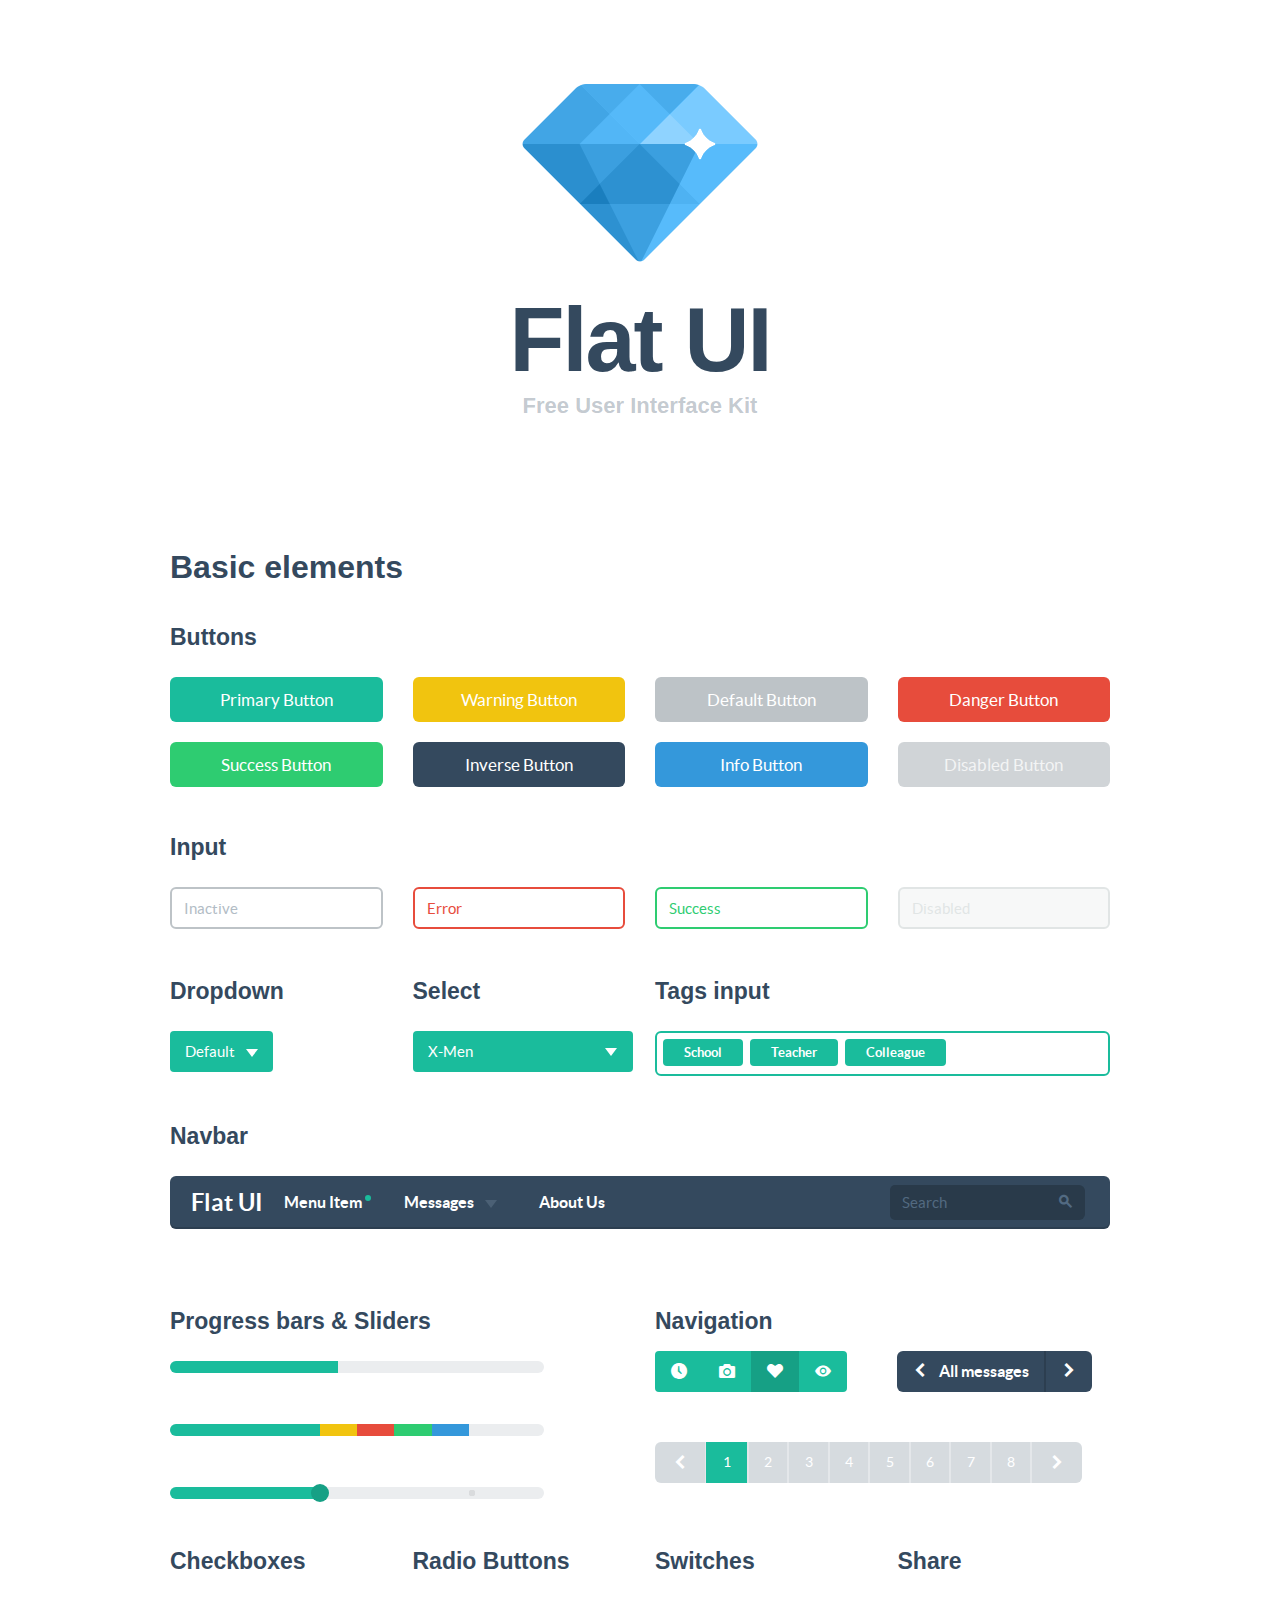
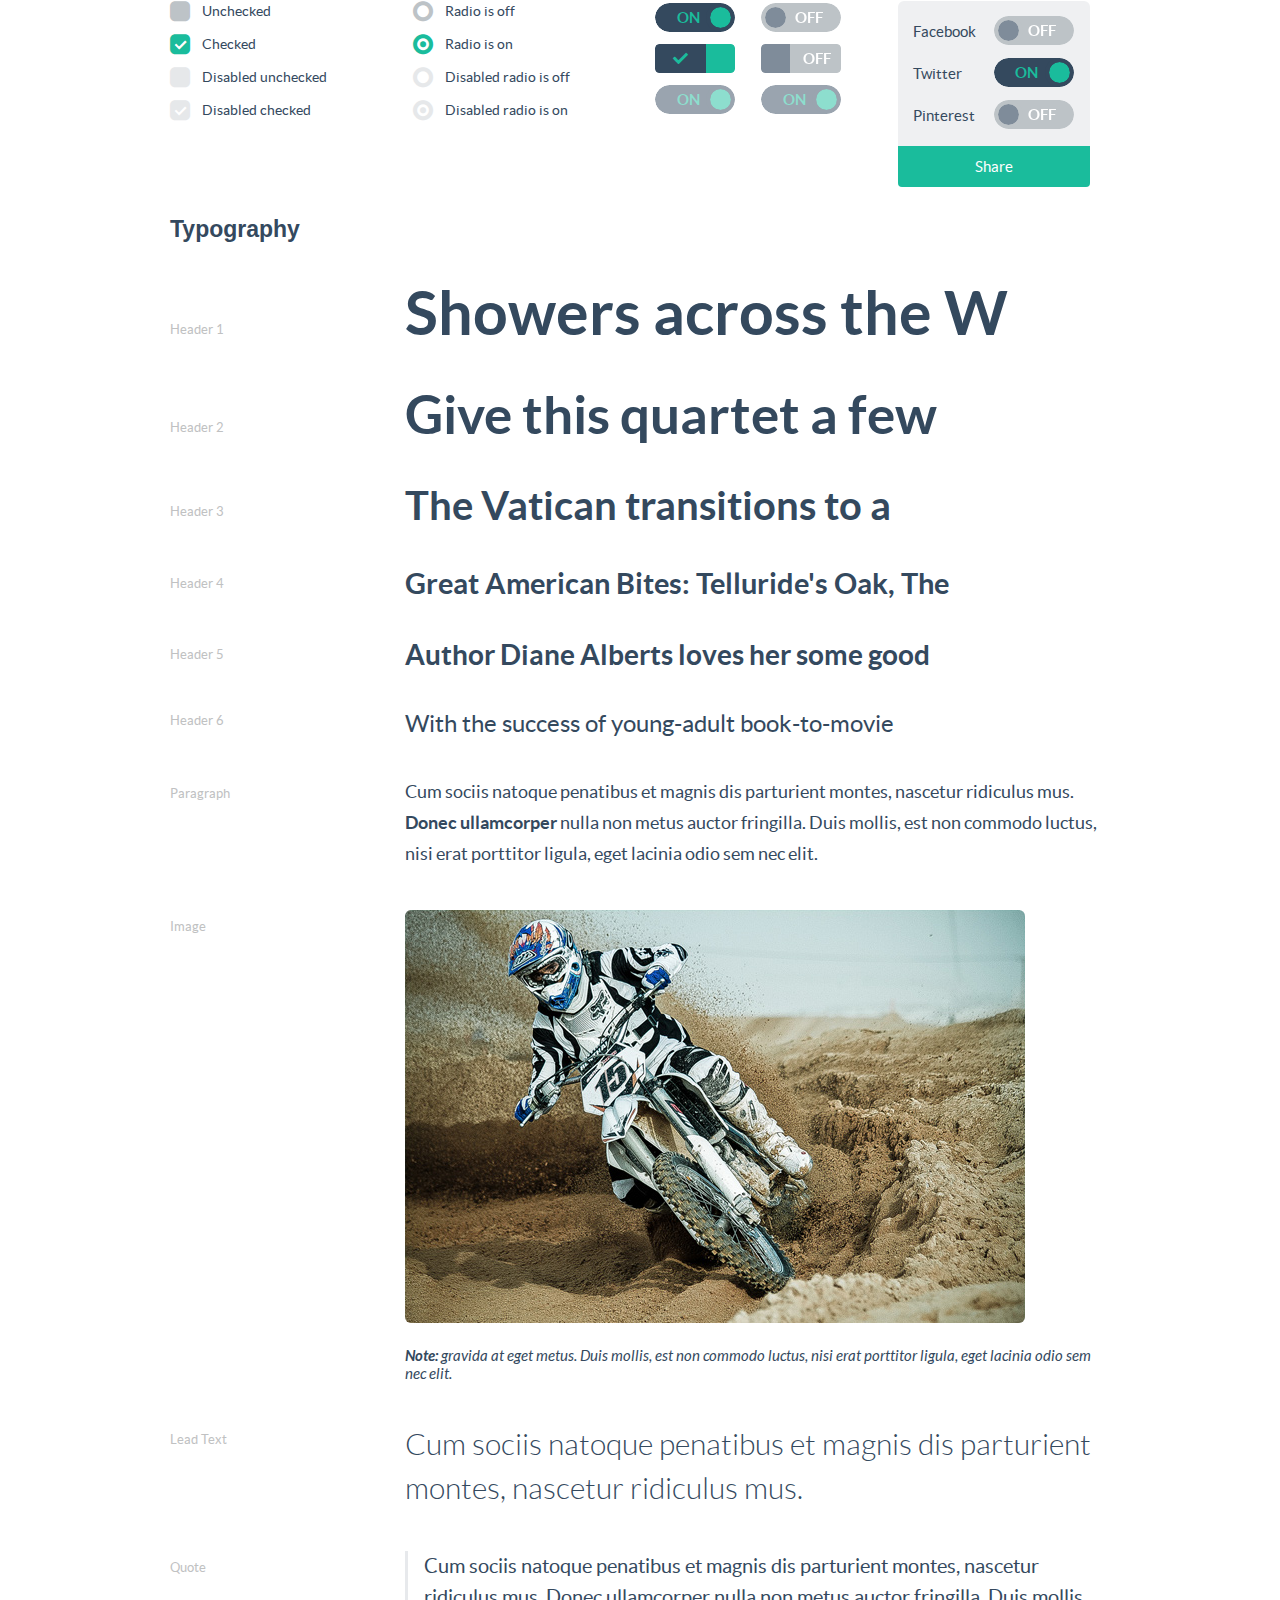
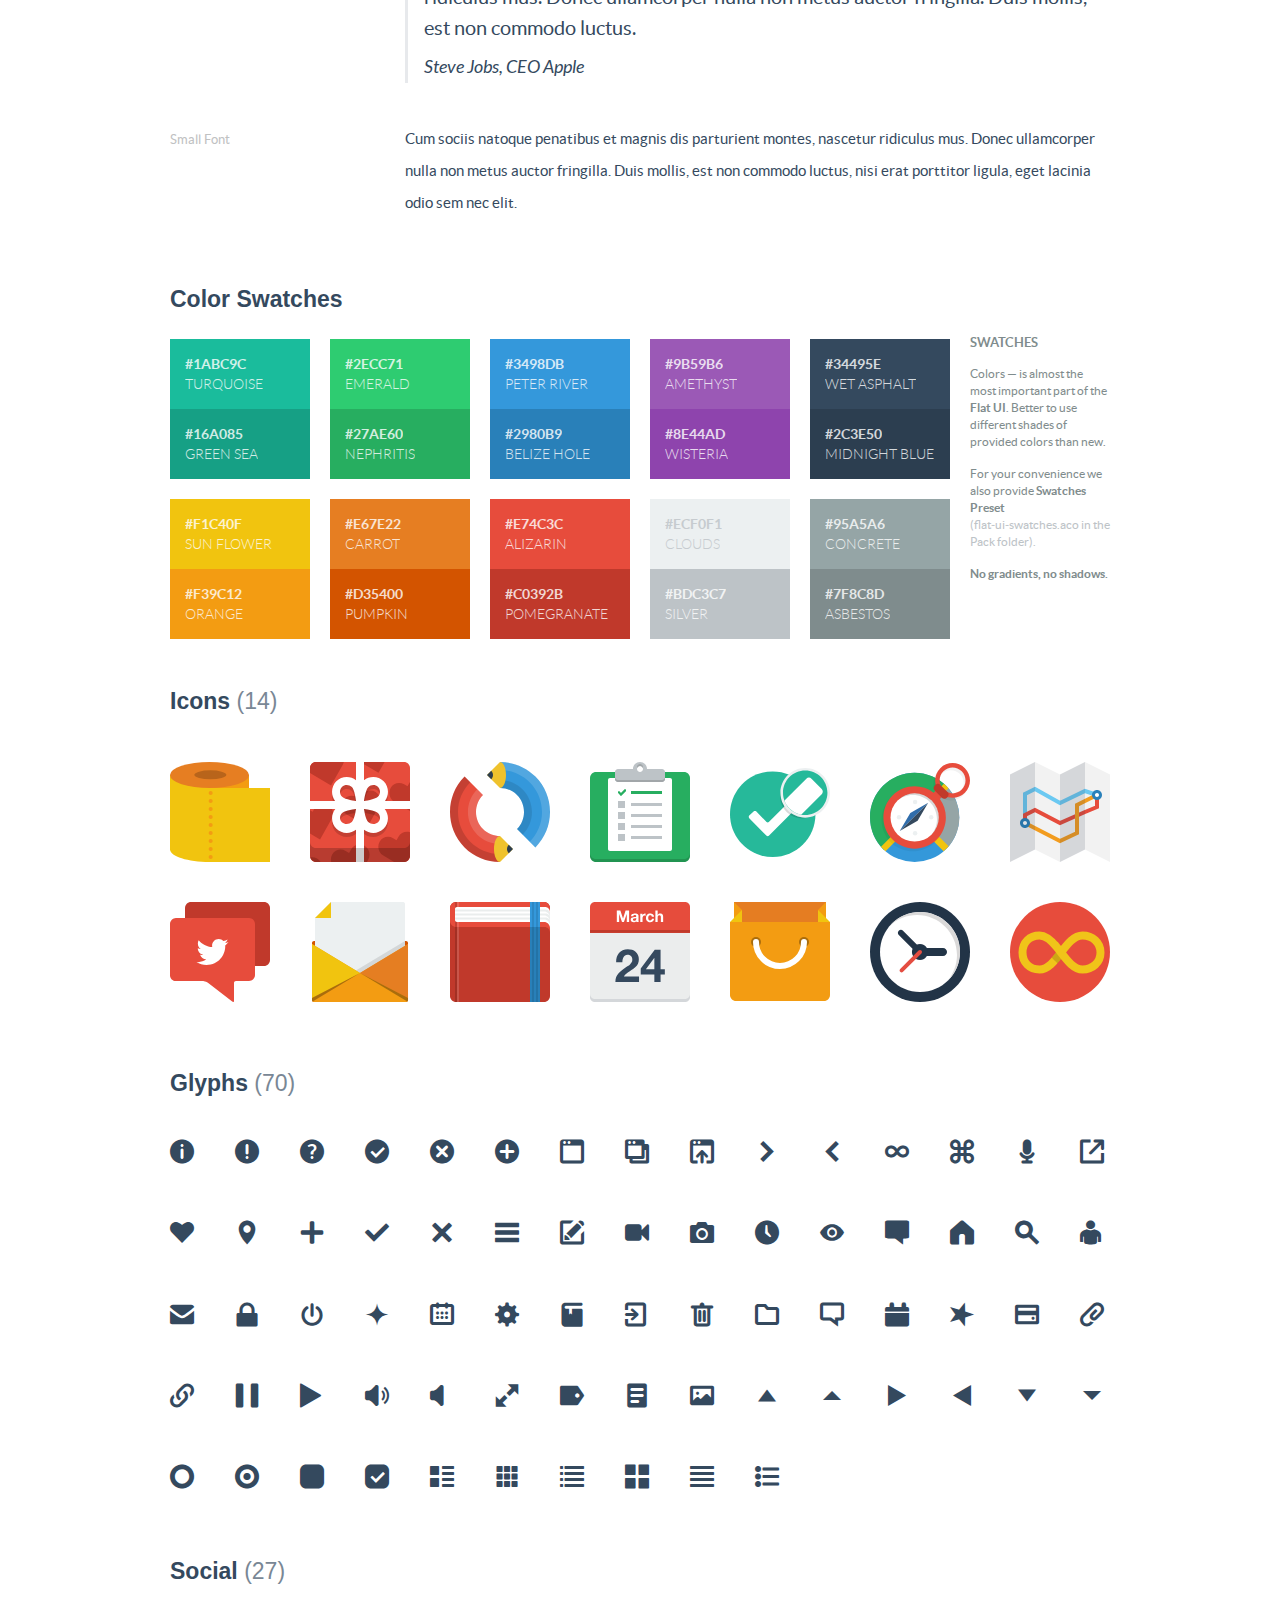
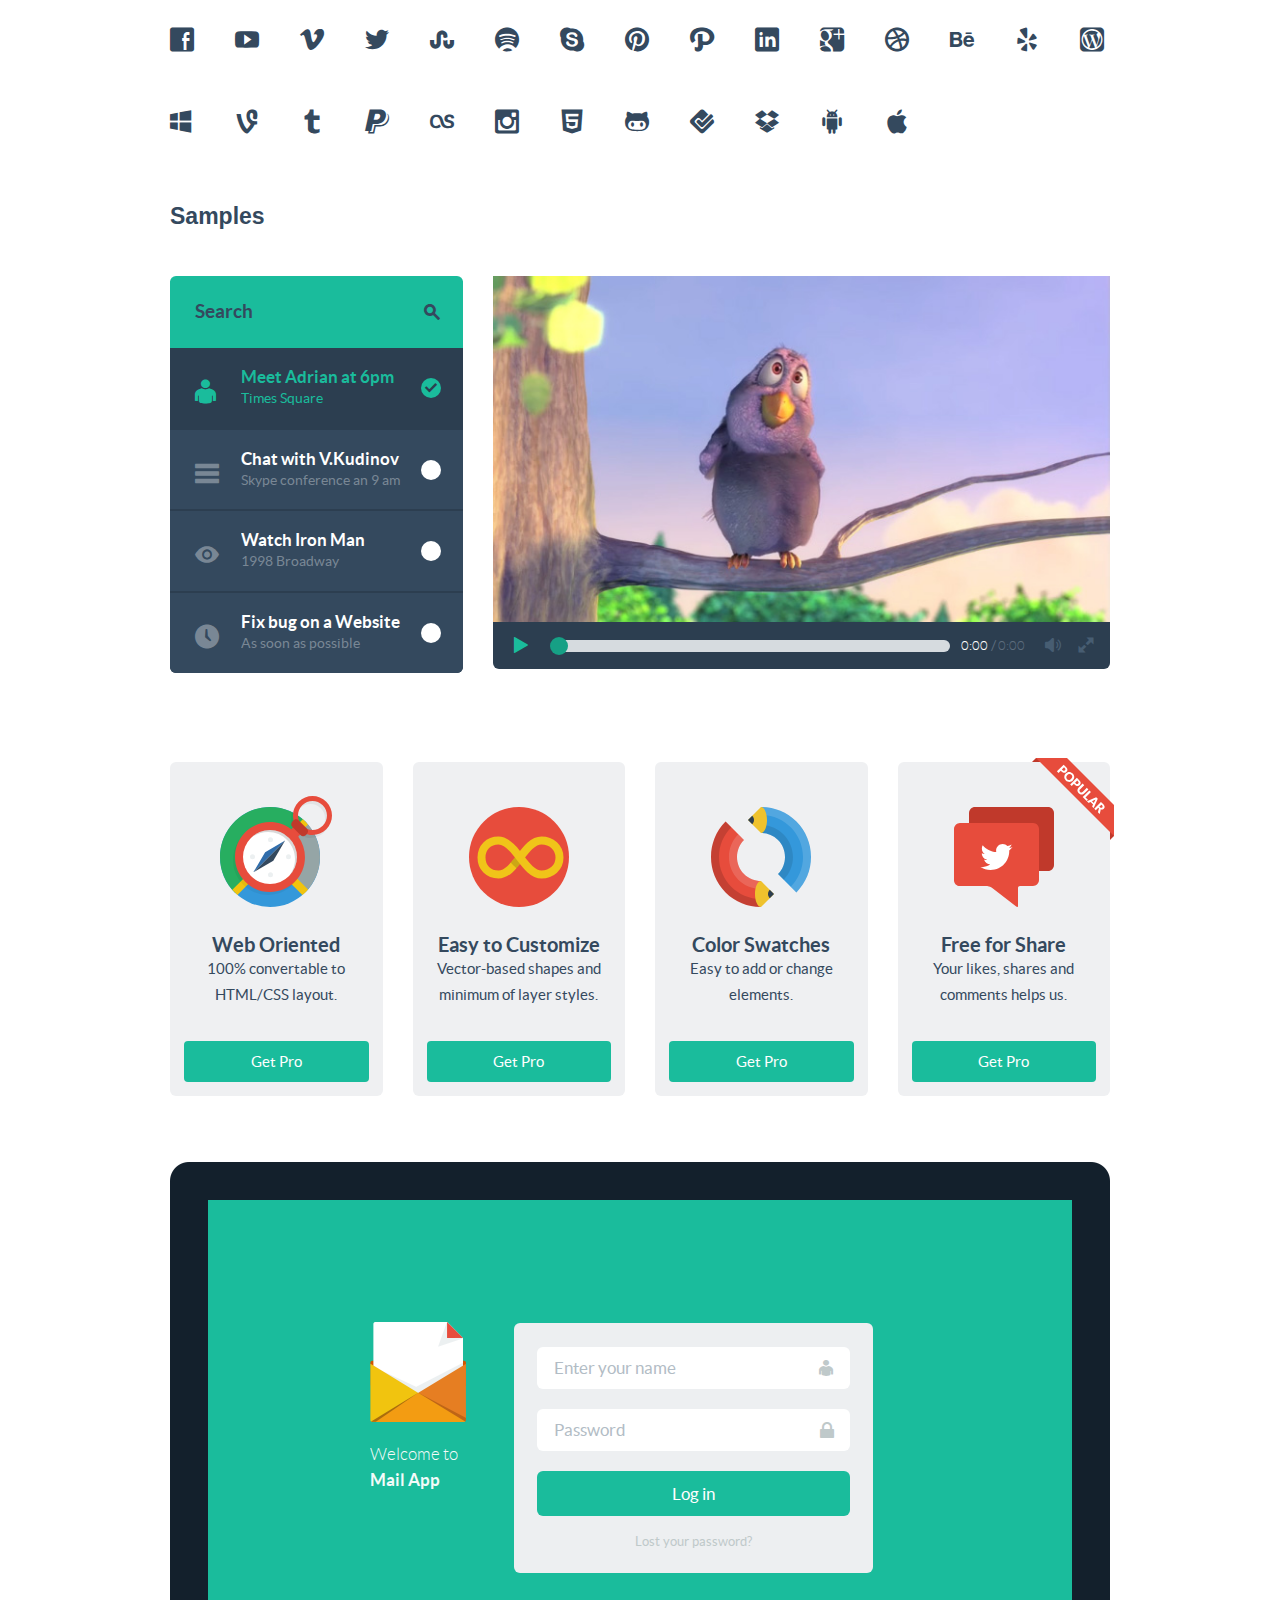
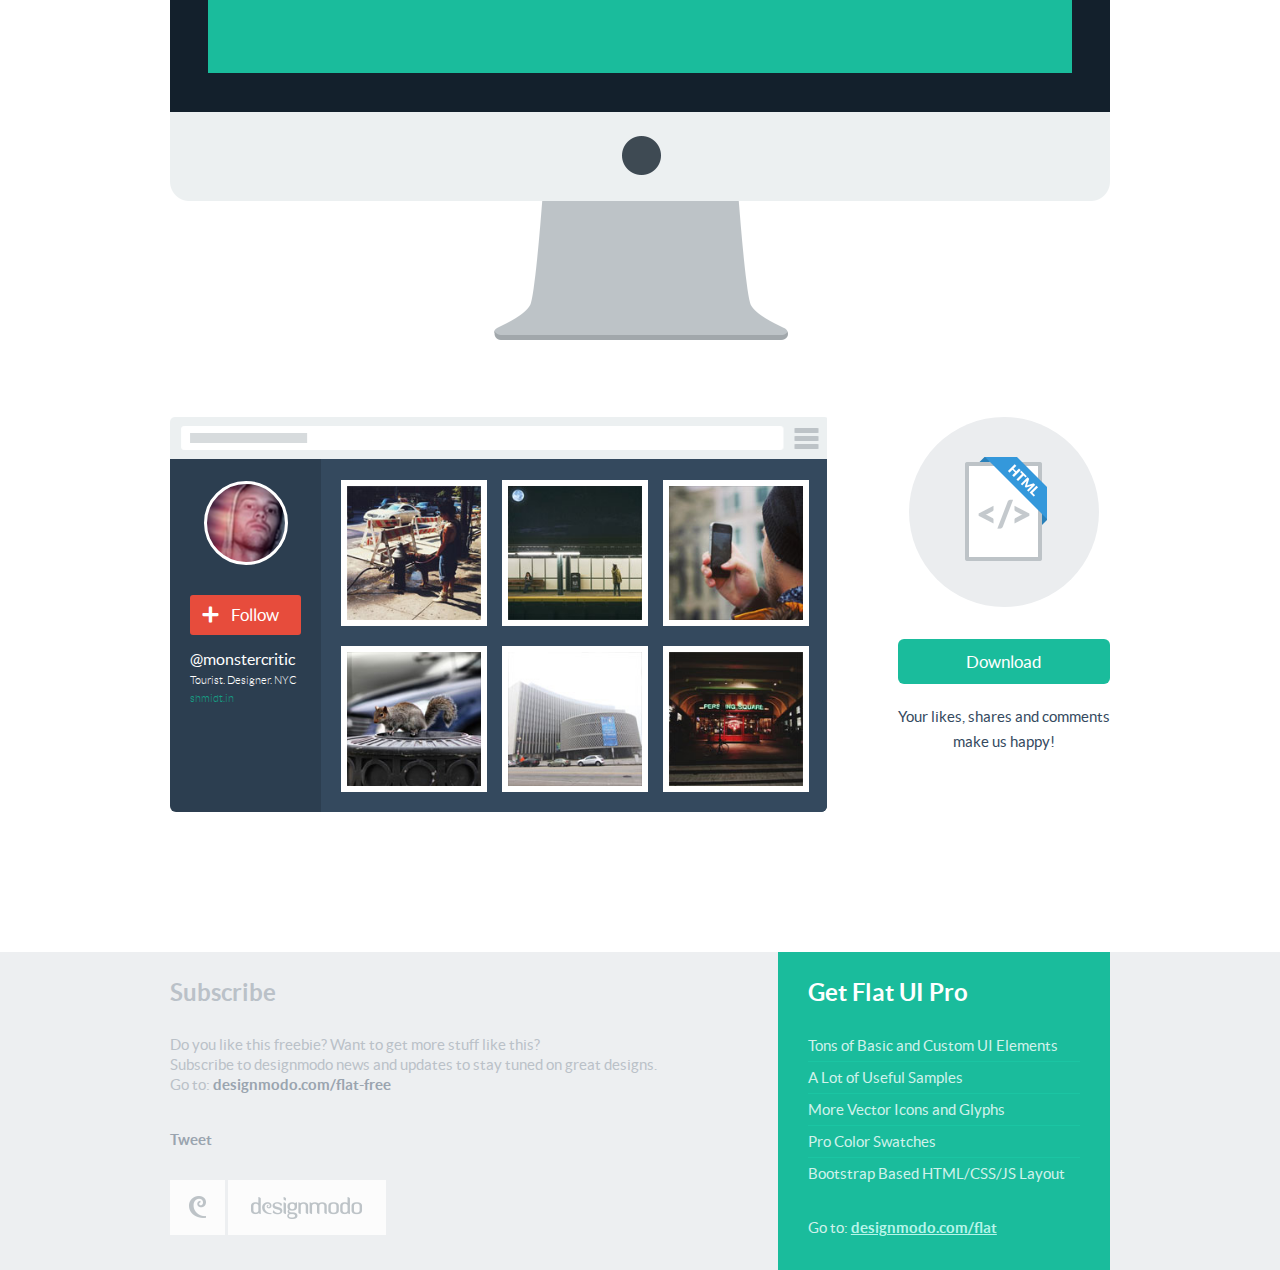
<file: app/static/Flat/index.html>
<!DOCTYPE html>
<html lang="en">
  <head>
    <meta charset="utf-8">
    <title>Flat UI - Free Bootstrap Framework and Theme</title>
    <meta name="description" content="Flat UI Kit Free is a Twitter Bootstrap Framework design and Theme, this responsive framework includes a PSD and HTML version."/>

    <meta name="viewport" content="width=1000, initial-scale=1.0, maximum-scale=1.0">

    <!-- Loading Bootstrap -->
    <link href="dist/css/vendor/bootstrap.min.css" rel="stylesheet">

    <!-- Loading Flat UI -->
    <link href="dist/css/flat-ui.css" rel="stylesheet">
    <link href="docs/assets/css/demo.css" rel="stylesheet">

    <link rel="shortcut icon" href="img/favicon.ico">

    <!-- HTML5 shim, for IE6-8 support of HTML5 elements. All other JS at the end of file. -->
    <!--[if lt IE 9]>
      <script src="dist/js/vendor/html5shiv.js"></script>
      <script src="dist/js/vendor/respond.min.js"></script>
    <![endif]-->
  </head>
  <body>
    <div class="container">
      <div class="demo-headline">
        <h1 class="demo-logo">
          <div class="logo"></div>
          Flat UI
          <small>Free User Interface Kit</small>
        </h1>
      </div> <!-- /demo-headline -->

      <h1 class="demo-section-title">Basic elements</h1>
      <h3 class="demo-panel-title">Buttons</h3>

      <div class="row demo-row">
        <div class="col-xs-3">
          <a href="#fakelink" class="btn btn-block btn-lg btn-primary">Primary Button</a>
        </div>
        <div class="col-xs-3">
          <a href="#fakelink" class="btn btn-block btn-lg btn-warning">Warning Button</a>
        </div>
        <div class="col-xs-3">
          <a href="#fakelink" class="btn btn-block btn-lg btn-default">Default Button</a>
        </div>
        <div class="col-xs-3">
          <a href="#fakelink" class="btn btn-block btn-lg btn-danger">Danger Button</a>
        </div>
      </div> <!-- /row -->

      <div class="row demo-row">
        <div class="col-xs-3">
          <a href="#fakelink" class="btn btn-block btn-lg btn-success">Success Button</a>
        </div>
        <div class="col-xs-3">
          <a href="#fakelink" class="btn btn-block btn-lg btn-inverse">Inverse Button</a>
        </div>
        <div class="col-xs-3">
          <a href="#fakelink" class="btn btn-block btn-lg btn-info">Info Button</a>
        </div>
        <div class="col-xs-3">
          <a href="#fakelink" class="btn btn-block btn-lg btn-default disabled">Disabled Button</a>
        </div>
      </div> <!-- /row -->

      <h3 class="demo-panel-title">Input</h3>
      <div class="row">
        <div class="col-xs-3">
          <div class="form-group">
            <input type="text" value="" placeholder="Inactive" class="form-control" />
          </div>
        </div>
        <div class="col-xs-3">
          <div class="form-group has-error">
            <input type="text" value="" placeholder="Error" class="form-control" />
          </div>
        </div>
        <div class="col-xs-3">
          <div class="form-group has-success">
            <input type="text" value="" placeholder="Success" class="form-control" />
            <span class="input-icon fui-check-inverted"></span>
          </div>
        </div>
        <div class="col-xs-3">
          <div class="form-group">
            <input type="text" value="Disabled" disabled="disabled" class="form-control" />
          </div>
        </div>
      </div> <!-- /row -->

      <div class="row">
        <div class="col-xs-3">
          <h3 class="demo-panel-title">Dropdown</h3>

          <div class="btn-group">
            <button data-toggle="dropdown" class="btn btn-primary dropdown-toggle" type="button">Default <span class="caret"></span></button>
            <ul role="menu" class="dropdown-menu">
              <li><a href="#">Action</a></li>
              <li><a href="#">Another action</a></li>
              <li><a href="#">Something else here</a></li>
              <li class="divider"></li>
              <li><a href="#">Separated link</a></li>
            </ul>
          </div><!-- /btn-group -->
        </div> <!-- /.col-xs-3 -->
        <div class="col-xs-3">
          <h3 class="demo-panel-title">Select</h3>
          <select class="form-control select select-primary" data-toggle="select">
            <option value="0">Choose hero</option>
            <option value="1">Spider Man</option>
            <option value="2">Wolverine</option>
            <option value="3">Captain America</option>
            <option value="4" selected>X-Men</option>
            <option value="5">Crocodile</option>
          </select>
        </div> <!-- /.col-xs-3 -->
        <div class="col-xs-6">
          <h3 class="demo-panel-title">Tags input</h3>
          <div class="tagsinput-primary">
            <input name="tagsinput" class="tagsinput" data-role="tagsinput" value="School, Teacher, Colleague" />
          </div>
        </div> <!-- /.col-xs-6 -->
      </div> <!-- /.row -->

      <h3 class="demo-panel-title">Navbar</h3>
      <div class="row demo-row">
        <div class="col-xs-12">
          <nav class="navbar navbar-inverse navbar-embossed" role="navigation">
            <div class="navbar-header">
              <button type="button" class="navbar-toggle" data-toggle="collapse" data-target="#navbar-collapse-01">
                <span class="sr-only">Toggle navigation</span>
              </button>
              <a class="navbar-brand" href="#">Flat UI</a>
            </div>
            <div class="collapse navbar-collapse" id="navbar-collapse-01">
              <ul class="nav navbar-nav navbar-left">
                <li><a href="#fakelink">Menu Item<span class="navbar-unread">1</span></a></li>
                <li class="dropdown">
                  <a href="#" class="dropdown-toggle" data-toggle="dropdown">Messages <b class="caret"></b></a>
                  <span class="dropdown-arrow"></span>
                  <ul class="dropdown-menu">
                    <li><a href="#">Action</a></li>
                    <li><a href="#">Another action</a></li>
                    <li><a href="#">Something else here</a></li>
                    <li class="divider"></li>
                    <li><a href="#">Separated link</a></li>
                  </ul>
                </li>
                <li><a href="#fakelink">About Us</a></li>
               </ul>
               <form class="navbar-form navbar-right" action="#" role="search">
                <div class="form-group">
                  <div class="input-group">
                    <input class="form-control" id="navbarInput-01" type="search" placeholder="Search">
                    <span class="input-group-btn">
                      <button type="submit" class="btn"><span class="fui-search"></span></button>
                    </span>
                  </div>
                </div>
              </form>
            </div><!-- /.navbar-collapse -->
          </nav><!-- /navbar -->
        </div>
      </div> <!-- /row -->

      <div class="row">
        <div class="col-xs-5">
          <h3 class="demo-panel-title">Progress bars &amp; Sliders</h3>
          <div class="progress">
            <div class="progress-bar" style="width: 45%;"></div>
          </div>
          <br/>
          <div class="progress">
            <div class="progress-bar" style="width: 40%;"></div>
            <div class="progress-bar progress-bar-warning" style="width: 10%;"></div>
            <div class="progress-bar progress-bar-danger" style="width: 10%;"></div>
            <div class="progress-bar progress-bar-success" style="width: 10%;"></div>
            <div class="progress-bar progress-bar-info" style="width: 10%;"></div>
          </div>
          <br/>
          <div id="slider" class="ui-slider">
            <div class="ui-slider-segment"></div>
            <div class="ui-slider-segment"></div>
            <div class="ui-slider-segment"></div>
          </div>
        </div> <!-- /sliders -->

        <div class="col-xs-6 col-xs-offset-1">
          <h3 class="demo-panel-title">Navigation</h3>
          <div class="row demo-navigation">
            <div class="col-xs-6">
              <div class="btn-toolbar">
                <div class="btn-group">
                  <a class="btn btn-primary" href="#fakelink"><span class="fui-time"></span></a>
                  <a class="btn btn-primary" href="#fakelink"><span class="fui-photo"></span></a>
                  <a class="btn btn-primary active" href="#fakelink"><span class="fui-heart"></span></a>
                  <a class="btn btn-primary" href="#fakelink"><span class="fui-eye"></span></a>
                </div>
              </div> <!-- /toolbar -->
            </div>
            <div class="col-xs-6 demo-pager">
              <ul class="pager">
                <li class="previous">
                  <a href="#fakelink">
                    <span class="fui-arrow-left"></span>
                    <span>All messages</span>
                  </a>
                </li>
                <li class="next">
                  <a href="#fakelink">
                    <span class="fui-arrow-right"></span>
                  </a>
                </li>
              </ul> <!-- /pager -->
            </div>
          </div> <!-- /demo-navigation -->

          <div class="pagination">
            <ul>
              <li class="previous"><a href="#fakelink" class="fui-arrow-left"></a></li>
              <li class="active"><a href="#fakelink">1</a></li>
              <li><a href="#fakelink">2</a></li>
              <li><a href="#fakelink">3</a></li>
              <li><a href="#fakelink">4</a></li>
              <li><a href="#fakelink">5</a></li>
              <li><a href="#fakelink">6</a></li>
              <li><a href="#fakelink">7</a></li>
              <li><a href="#fakelink">8</a></li>
              <li class="next"><a href="#fakelink" class="fui-arrow-right"></a></li>
            </ul>
          </div> <!-- /pagination -->
        </div> <!-- /navigation -->
      </div> <!-- /row -->

      <div class="row">
        <div class="col-xs-3">
          <h3 class="demo-panel-title">Checkboxes</h3>
          <label class="checkbox" for="checkbox1">
            <input type="checkbox" value="" id="checkbox1" data-toggle="checkbox">
            Unchecked
          </label>
          <label class="checkbox" for="checkbox2">
            <input type="checkbox" checked="checked" value="" id="checkbox2" data-toggle="checkbox" checked="">
            Checked
          </label>
          <label class="checkbox" for="checkbox3">
            <input type="checkbox" value="" id="checkbox3" data-toggle="checkbox" disabled="">
            Disabled unchecked
          </label>
          <label class="checkbox" for="checkbox4">
            <input type="checkbox" checked="checked" value="" id="checkbox4" data-toggle="checkbox" disabled="" checked="">
            Disabled checked
          </label>
        </div> <!-- /checkboxes col-xs-3 -->

        <div class="col-xs-3">
          <h3 class="demo-panel-title">Radio Buttons</h3>
          <label class="radio">
            <input type="radio" name="optionsRadios" id="optionsRadios1" value="option1" data-toggle="radio">
            Radio is off
          </label>
          <label class="radio">
            <input type="radio" name="optionsRadios" id="optionsRadios2" value="option1" data-toggle="radio" checked="">
            Radio is on
          </label>

          <label class="radio">
            <input type="radio" name="optionsRadiosDisabled" id="optionsRadios3" value="option2" data-toggle="radio" disabled="">
            Disabled radio is off
          </label>
          <label class="radio">
            <input type="radio" name="optionsRadiosDisabled" id="optionsRadios4" value="option2" data-toggle="radio" checked="" disabled="">
            Disabled radio is on
          </label>
        </div> <!-- /radios col-xs-3 -->

        <div class="col-xs-3">
          <h3 class="demo-panel-title">Switches</h3>

          <table width="100%">
            <tr>
              <td width="50%" class="pbm">
                <input type="checkbox" checked data-toggle="switch" id="custom-switch-01" />
              </td>
              <td class="pbm">
                <input type="checkbox" data-toggle="switch" id="custom-switch-02" />
              </td>
            </tr>
            <tr>
              <td class="pbm">
                <div class="bootstrap-switch-square">
                  <input type="checkbox" checked data-toggle="switch" id="custom-switch-03" data-on-text="<span class='fui-check'></span>" data-off-text="<span class='fui-cross'></span>" />
                </div>
              </td>
              <td class="pbm">
                <div class="bootstrap-switch-square">
                  <input type="checkbox" data-toggle="switch" id="custom-switch-04" />
                </div>
              </td>
            </tr>
            <tr>
              <td>
                <input type="checkbox" checked disabled data-toggle="switch" id="custom-switch-5" />
              </td>
              <td>
                <input type="checkbox" checked disabled data-toggle="switch" id="custom-switch-6" />
              </td>
            </tr>
          </table>
        </div> <!-- /.col-xs-3 -->
        <div class="col-xs-3">
          <h3 class="demo-panel-title">Share</h3>
          <div class="share mrl">
            <ul>
              <li>
                <label class="share-label" for="share-toggle2">Facebook</label>
                <input type="checkbox" data-toggle="switch" />
              </li>
              <li>
                <label class="share-label" for="share-toggle4">Twitter</label>
                <input type="checkbox" checked="" data-toggle="switch" />
              </li>
              <li>
                <label class="share-label" for="share-toggle6">Pinterest</label>
                <input type="checkbox" data-toggle="switch" />
              </li>
            </ul>
            <a href="#" class="btn btn-primary btn-block btn-large">Share</a>
          </div> <!-- /share -->
        </div><!-- /.col-xs-3 -->
      </div> <!-- /.row -->

      <div class="demo-row typography-row">
      	<div class="demo-title">
      		<h3 class="demo-panel-title">Typography</h3>
      	</div>
      	<div class="demo-content">
      		<div class="demo-type-example">
	      		<h1><span class="demo-heading-note">Header 1</span>Showers across the W</h1>
      		</div>
      		<div class="demo-type-example">
	      		<h2><span class="demo-heading-note">Header 2</span>Give this quartet a few</h2>
      		</div>
      		<div class="demo-type-example">
	      		<h3><span class="demo-heading-note">Header 3</span>The Vatican transitions to a</h3>
      		</div>
      		<div class="demo-type-example">
	      		<h4><span class="demo-heading-note">Header 4</span>Great American Bites: Telluride's Oak, The</h4>
      		</div>
      		<div class="demo-type-example">
	      		<h5><span class="demo-heading-note">Header 5</span>Author Diane Alberts loves her some good</h5>
      		</div>
      		<div class="demo-type-example">
	      		<h6><span class="demo-heading-note">Header 6</span>With the success of young-adult book-to-movie</h6>
      		</div>
      		<div class="demo-type-example">
	      		<span class="demo-text-note">Paragraph</span>
	          <p>Cum sociis natoque penatibus et magnis dis parturient montes, nascetur ridiculus mus. <strong>Donec ullamcorper</strong> nulla non metus auctor fringilla. Duis mollis, est non commodo luctus, nisi erat porttitor ligula, eget lacinia odio sem nec elit.</p>
      		</div>
      		<div class="demo-type-example">
	      		<span class="demo-text-note">Image</span>
	          <img src="docs/assets/img/example-image.jpg" alt="example-image" class="img-rounded img-responsive">
	          <p class="img-comment"><strong>Note:</strong> gravida at eget metus. Duis mollis, est non commodo luctus, nisi erat porttitor ligula, eget lacinia odio sem nec elit.</p>
      		</div>
      		<div class="demo-type-example">
	      		<span class="demo-text-note">Lead Text</span>
						<p class="lead">Cum sociis natoque penatibus et magnis dis parturient montes, nascetur ridiculus mus.</p>
      		</div>
      		<div class="demo-type-example">
	      		<span class="demo-text-note">Quote</span>
	          <blockquote>
	            <p>Cum sociis natoque penatibus et magnis dis parturient montes, nascetur ridiculus mus. Donec ullamcorper nulla non metus auctor fringilla. Duis mollis, est non commodo luctus.</p>
	            <small>Steve Jobs, CEO Apple</small>
	          </blockquote>
      		</div>
      		<div class="demo-type-example">
	      		<span class="demo-text-note">Small Font</span>
	          <p><small>Cum sociis natoque penatibus et magnis dis parturient montes, nascetur ridiculus mus. Donec ullamcorper nulla non metus auctor fringilla. Duis mollis, est non commodo luctus, nisi erat porttitor ligula, eget lacinia odio sem nec elit.</small></p>
      		</div>
      	</div><!-- /.demo-content-wide -->
      </div><!-- /.demo-row -->

      <h3 class="demo-panel-title">Color Swatches</h3>
      <div class="row demo-swatches-row">
	      <div class="swatches-col">
		      <div class="pallete-item">
			      <dl class="palette palette-turquoise">
                <dt>#1abc9c</dt>
                <dd>Turquoise</dd>
              </dl>
              <dl class="palette palette-green-sea">
                <dt>#16a085</dt>
                <dd>Green sea</dd>
              </dl>
		      </div>
		      <div class="pallete-item">
			      <dl class="palette palette-emerald">
              <dt>#2ecc71</dt>
              <dd>Emerald</dd>
            </dl>
            <dl class="palette palette-nephritis">
              <dt>#27ae60</dt>
              <dd>Nephritis</dd>
            </dl>
		      </div>
		      <div class="pallete-item">
			      <dl class="palette palette-peter-river">
              <dt>#3498db</dt>
              <dd>Peter river</dd>
            </dl>
            <dl class="palette palette-belize-hole">
              <dt>#2980b9</dt>
              <dd>Belize hole</dd>
            </dl>
		      </div>
		      <div class="pallete-item">
			      <dl class="palette palette-amethyst">
              <dt>#9b59b6</dt>
              <dd>Amethyst</dd>
            </dl>
            <dl class="palette palette-wisteria">
              <dt>#8e44ad</dt>
              <dd>Wisteria</dd>
            </dl>
		      </div>
		      <div class="pallete-item">
			      <dl class="palette palette-wet-asphalt">
              <dt>#34495e</dt>
              <dd>Wet asphalt</dd>
            </dl>
            <dl class="palette palette-midnight-blue">
              <dt>#2c3e50</dt>
              <dd>Midnight blue</dd>
            </dl>
		      </div>
		      <div class="pallete-item">
			      <dl class="palette palette-sun-flower">
              <dt>#f1c40f</dt>
              <dd>Sun flower</dd>
            </dl>
            <dl class="palette palette-orange">
              <dt>#f39c12</dt>
              <dd>Orange</dd>
            </dl>
		      </div>
		      <div class="pallete-item">
			      <dl class="palette palette-carrot">
              <dt>#e67e22</dt>
              <dd>Carrot</dd>
            </dl>
            <dl class="palette palette-pumpkin">
              <dt>#d35400</dt>
              <dd>Pumpkin</dd>
            </dl>
		      </div>
		      <div class="pallete-item">
			      <dl class="palette palette-alizarin">
              <dt>#e74c3c</dt>
              <dd>Alizarin</dd>
            </dl>
            <dl class="palette palette-pomegranate">
              <dt>#c0392b</dt>
              <dd>Pomegranate</dd>
            </dl>
		      </div>
		      <div class="pallete-item">
			      <dl class="palette palette-clouds">
              <dt>#ecf0f1</dt>
              <dd>Clouds</dd>
            </dl>
            <dl class="palette palette-silver">
              <dt>#bdc3c7</dt>
              <dd>Silver</dd>
            </dl>
		      </div>
		      <div class="pallete-item">
			      <dl class="palette palette-concrete">
              <dt>#95a5a6</dt>
              <dd>Concrete</dd>
            </dl>
            <dl class="palette palette-asbestos">
              <dt>#7f8c8d</dt>
              <dd>Asbestos</dd>
            </dl>
		      </div>
	      </div> <!-- /swatches items -->
	      <div class="swatches-desc-col">
		      <h6 class="palette-headline">SWATCHES</h6>
          <p class="palette-paragraph">
            Colors &mdash; is almost the most important part of the <strong>Flat UI</strong>. Better to use different shades of provided colors than new.
          </p>
          <p class="palette-paragraph">
            For your convenience we also provide <strong>Swatches Preset</strong> <span>(flat&#8209;ui&#8209;swatches.aco in the Pack folder).</span>
          </p>
          <p class="palette-paragraph">
            <strong>No gradients, no shadows.</strong>
          </p>
	      </div> <!-- /swatches desc -->
      </div> <!-- /swatches row -->

      <h3 class="demo-panel-title">Icons <small>(14)</small></h3>
      <div class="demo-illustrations">
        <div class="demo-content">
          <div><img src="img/icons/svg/toilet-paper.svg" alt="Toilet-Paper"></div>
          <div><img src="img/icons/svg/gift-box.svg" alt="Gift-Box"></div>
          <div><img src="img/icons/svg/pencils.svg" alt="Pensils"></div>
          <div><img src="img/icons/svg/clipboard.svg" alt="Clipboard"></div>
          <div><img src="img/icons/svg/retina.svg" alt="Retina"></div>
          <div><img src="img/icons/svg/compas.svg" alt="Compas"></div>
          <div><img src="img/icons/svg/map.svg" alt="Map"></div>
          <div><img src="img/icons/svg/chat.svg" alt="Chat"></div>
          <div><img src="img/icons/svg/mail.svg" alt="Mail"></div>
          <div><img src="img/icons/svg/book.svg" alt="Book"></div>
          <div><img src="img/icons/svg/calendar.svg" alt="Calendar"></div>
          <div><img src="img/icons/svg/paper-bag.svg" alt="Pocket"></div>
          <div><img src="img/icons/svg/clocks.svg" alt="Watches"></div>
          <div><img src="img/icons/svg/loop.svg" alt="Infinity-Loop"></div>
        </div>
      </div>


      <h3 class="demo-panel-title">Glyphs <small>(70)</small></h3>
      <div class="demo-icons">
        <div class="demo-content">
          <span class="fui-info-circle"></span>
          <span class="fui-alert-circle"></span>
          <span class="fui-question-circle"></span>
          <span class="fui-check-circle"></span>
          <span class="fui-cross-circle"></span>
          <span class="fui-plus-circle"></span>
          <span class="fui-window"></span>
          <span class="fui-windows"></span>
          <span class="fui-upload"></span>
          <span class="fui-arrow-right"></span>
          <span class="fui-arrow-left"></span>
          <span class="fui-loop"></span>
          <span class="fui-cmd"></span>
          <span class="fui-mic"></span>
          <span class="fui-export"></span>
          <span class="fui-heart"></span>
          <span class="fui-location"></span>
          <span class="fui-plus"></span>
          <span class="fui-check"></span>
          <span class="fui-cross"></span>
          <span class="fui-list"></span>
          <span class="fui-new"></span>
          <span class="fui-video"></span>
          <span class="fui-photo"></span>
          <span class="fui-time"></span>
          <span class="fui-eye"></span>
          <span class="fui-chat"></span>
          <span class="fui-home"></span>
          <span class="fui-search"></span>
          <span class="fui-user"></span>
          <span class="fui-mail"></span>
          <span class="fui-lock"></span>
          <span class="fui-power"></span>
          <span class="fui-star"></span>
          <span class="fui-calendar"></span>
          <span class="fui-gear"></span>
          <span class="fui-bookmark"></span>
          <span class="fui-exit"></span>
          <span class="fui-trash"></span>
          <span class="fui-folder"></span>
          <span class="fui-bubble"></span>
          <span class="fui-calendar-solid"></span>
          <span class="fui-star-2"></span>
          <span class="fui-credit-card"></span>
          <span class="fui-clip"></span>
          <span class="fui-link"></span>
          <span class="fui-pause"></span>
          <span class="fui-play"></span>
          <span class="fui-volume"></span>
          <span class="fui-mute"></span>
          <span class="fui-resize"></span>
          <span class="fui-tag"></span>
          <span class="fui-document"></span>
          <span class="fui-image"></span>
          <span class="fui-triangle-up"></span>
          <span class="fui-triangle-up-small"></span>
          <span class="fui-triangle-right-large"></span>
          <span class="fui-triangle-left-large"></span>
          <span class="fui-triangle-down"></span>
          <span class="fui-triangle-down-small"></span>
          <span class="fui-radio-unchecked"></span>
          <span class="fui-radio-checked"></span>
          <span class="fui-checkbox-unchecked"></span>
          <span class="fui-checkbox-checked"></span>
          <span class="fui-list-thumbnailed"></span>
          <span class="fui-list-small-thumbnails"></span>
          <span class="fui-list-numbered"></span>
          <span class="fui-list-large-thumbnails"></span>
          <span class="fui-list-columned"></span>
          <span class="fui-list-bulleted"></span>
        </div><!-- /.demo-content -->
      </div><!-- /.demo-icons -->

      <h3 class="demo-panel-title">Social <small>(27)</small></h3>
      <div class="demo-icons">
        <div class="demo-content">
          <span class="fui-facebook"></span>
          <span class="fui-youtube"></span>
          <span class="fui-vimeo"></span>
          <span class="fui-twitter"></span>
          <span class="fui-stumbleupon"></span>
          <span class="fui-spotify"></span>
          <span class="fui-skype"></span>
          <span class="fui-pinterest"></span>
          <span class="fui-path"></span>
          <span class="fui-linkedin"></span>
          <span class="fui-google-plus"></span>
          <span class="fui-dribbble"></span>
          <span class="fui-behance"></span>
          <span class="fui-yelp"></span>
          <span class="fui-wordpress"></span>
          <span class="fui-windows-8"></span>
          <span class="fui-vine"></span>
          <span class="fui-tumblr"></span>
          <span class="fui-paypal"></span>
          <span class="fui-lastfm"></span>
          <span class="fui-instagram"></span>
          <span class="fui-html5"></span>
          <span class="fui-github"></span>
          <span class="fui-foursquare"></span>
          <span class="fui-dropbox"></span>
          <span class="fui-android"></span>
          <span class="fui-apple"></span>
        </div><!-- /.demo-content -->
      </div><!-- /.demo-icons -->

      <h3 class="demo-panel-title mbl pbl">Samples</h3>
      <div class="row demo-samples">
        <div class="col-xs-4">
          <div class="todo">
            <div class="todo-search">
              <input class="todo-search-field" type="search" value="" placeholder="Search" />
            </div>
            <ul>
              <li class="todo-done">
                <div class="todo-icon fui-user"></div>
                <div class="todo-content">
                  <h4 class="todo-name">
                    Meet <strong>Adrian</strong> at <strong>6pm</strong>
                  </h4>
                  Times Square
                </div>
              </li>
              <li>
                <div class="todo-icon fui-list"></div>
                <div class="todo-content">
                  <h4 class="todo-name">
                    Chat with <strong>V.Kudinov</strong>
                  </h4>
                  Skype conference an 9 am
                </div>
              </li>
              <li>
                <div class="todo-icon fui-eye"></div>
                <div class="todo-content">
                  <h4 class="todo-name">
                    Watch <strong>Iron Man</strong>
                  </h4>
                  1998 Broadway
                </div>
              </li>
              <li>
                <div class="todo-icon fui-time"></div>
                <div class="todo-content">
                  <h4 class="todo-name">
                    Fix bug on a <strong>Website</strong>
                  </h4>
                  As soon as possible
                </div>
              </li>
            </ul>
          </div><!-- /.todo -->
        </div><!-- /.col-xs-4 -->

        <div class="col-xs-8">
          <video class="video-js" preload="auto" poster="docs/assets/img/video/poster.jpg" data-setup="{}">
            <source src="http://iurevych.github.com/Flat-UI-videos/big_buck_bunny.mp4" type="video/mp4">
            <source src="http://iurevych.github.com/Flat-UI-videos/big_buck_bunny.webm" type="video/webm">
          </video>
        </div> <!-- /video -->
      </div>

      <div class="row demo-tiles">
        <div class="col-xs-3">
          <div class="tile">
            <img src="img/icons/svg/compas.svg" alt="Compas" class="tile-image big-illustration">
            <h3 class="tile-title">Web Oriented</h3>
            <p>100% convertable to HTML/CSS layout.</p>
            <a class="btn btn-primary btn-large btn-block" href="http://designmodo.com/flat">Get Pro</a>
          </div>
        </div>

        <div class="col-xs-3">
          <div class="tile">
            <img src="img/icons/svg/loop.svg" alt="Infinity-Loop" class="tile-image">
            <h3 class="tile-title">Easy to Customize</h3>
            <p>Vector-based shapes and minimum of layer styles.</p>
            <a class="btn btn-primary btn-large btn-block" href="http://designmodo.com/flat">Get Pro</a>
          </div>
        </div>

        <div class="col-xs-3">
          <div class="tile">
            <img src="img/icons/svg/pencils.svg" alt="Pensils" class="tile-image">
            <h3 class="tile-title">Color Swatches</h3>
            <p>Easy to add or change elements. </p>
            <a class="btn btn-primary btn-large btn-block" href="http://designmodo.com/flat">Get Pro</a>
          </div>
        </div>

        <div class="col-xs-3">
          <div class="tile tile-hot">
            <img src="img/icons/svg/ribbon.svg" alt="ribbon" class="tile-hot-ribbon">
            <img src="img/icons/svg/chat.svg" alt="Chat" class="tile-image">
            <h3 class="tile-title">Free for Share</h3>
            <p>Your likes, shares and comments helps us.</p>
            <a class="btn btn-primary btn-large btn-block" href="http://designmodo.com/flat">Get Pro</a>
          </div>

        </div>
      </div> <!-- /tiles -->

      <div class="login">
        <div class="login-screen">
          <div class="login-icon">
            <img src="img/login/icon.png" alt="Welcome to Mail App" />
            <h4>Welcome to <small>Mail App</small></h4>
          </div>

          <div class="login-form">
            <div class="form-group">
              <input type="text" class="form-control login-field" value="" placeholder="Enter your name" id="login-name" />
              <label class="login-field-icon fui-user" for="login-name"></label>
            </div>

            <div class="form-group">
              <input type="password" class="form-control login-field" value="" placeholder="Password" id="login-pass" />
              <label class="login-field-icon fui-lock" for="login-pass"></label>
            </div>

            <a class="btn btn-primary btn-lg btn-block" href="#">Log in</a>
            <a class="login-link" href="#">Lost your password?</a>
          </div>
        </div>
      </div>

      <div class="row">
        <div class="col-xs-9">
          <div class="demo-browser">
            <div class="demo-browser-side">
              <div class="demo-browser-author"></div>
              <div class="demo-browser-action">
                <a class="btn btn-danger btn-lg btn-block" href="http://twitter.com/monstercritic" target="_blank">
                  <span class="fui-plus"></span>Follow
                </a>
              </div>
              <h5>@monstercritic</h5>
              <h6>
                Tourist. Designer. NYC
                <a href="http://shmidt.in" target="_blank">shmidt.in</a>
              </h6>
            </div>
            <div class="demo-browser-content">
              <img src="docs/assets/img/demo/browser-pic-1.jpg" alt="" />
              <img src="docs/assets/img/demo/browser-pic-2.jpg" alt="" />
              <img src="docs/assets/img/demo/browser-pic-3.jpg" alt="" />
              <img src="docs/assets/img/demo/browser-pic-4.jpg" alt="" />
              <img src="docs/assets/img/demo/browser-pic-5.jpg" alt="" />
              <img src="docs/assets/img/demo/browser-pic-6.jpg" alt="" />
            </div>
          </div>
        </div>

        <div class="col-xs-3">
          <div class="demo-download">
            <img src="docs/assets/img/demo/html-icon.png" src="Free PSD" />
          </div>

          <a href="https://github.com/designmodo/Flat-UI/archive/master.zip" class="btn btn-primary btn-lg btn-block">Download</a>

          <p class="demo-download-text">Your likes, shares and comments make us happy!</p>
        </div>
      </div> <!-- /download area -->

    </div> <!-- /container -->

    <footer>
      <div class="container">
        <div class="row">
          <div class="col-xs-7">
            <h3 class="footer-title">Subscribe</h3>
            <p>Do you like this freebie? Want to get more stuff like this?<br/>
              Subscribe to designmodo news and updates to stay tuned on great designs.<br/>
              Go to: <a href="http://designmodo.com/flat-free" target="_blank">designmodo.com/flat-free</a>
            </p>

            <p class="pvl">
              <a href="https://twitter.com/share" class="twitter-share-button" data-url="http://designmodo.com/flat-free/" data-text="Flat UI Free - PSD&amp;amp;HTML User Interface Kit" data-via="designmodo">Tweet</a>
							<script>!function(d,s,id){var js,fjs=d.getElementsByTagName(s)[0],p=/^http:/.test(d.location)?'http':'https';if(!d.getElementById(id)){js=d.createElement(s);js.id=id;js.src=p+'://platform.twitter.com/widgets.js';fjs.parentNode.insertBefore(js,fjs);}}(document, 'script', 'twitter-wjs');</script>
              <iframe src="http://ghbtns.com/github-btn.html?user=designmodo&repo=Flat-UI&type=watch&count=true" height="20" width="107" frameborder="0" scrolling="0" style="width:105px; height: 20px;" allowTransparency="true"></iframe>
              <iframe src="http://ghbtns.com/github-btn.html?user=designmodo&repo=Flat-UI&type=fork&count=true" height="20" width="107" frameborder="0" scrolling="0" style="width:105px; height: 20px;" allowTransparency="true"></iframe>
              <iframe src="http://ghbtns.com/github-btn.html?user=designmodo&type=follow&count=true" height="20" width="195" frameborder="0" scrolling="0" style="width:195px; height: 20px;" allowTransparency="true"></iframe>
            </p>

            <a class="footer-brand" href="http://designmodo.com" target="_blank">
              <img src="docs/assets/img/footer/logo.png" alt="Designmodo.com" />
            </a>
          </div> <!-- /col-xs-7 -->

          <div class="col-xs-5">
            <div class="footer-banner">
              <h3 class="footer-title">Get Flat UI Pro</h3>
              <ul>
                <li>Tons of Basic and Custom UI Elements</li>
                <li>A Lot of Useful Samples</li>
                <li>More Vector Icons and Glyphs</li>
                <li>Pro Color Swatches</li>
                <li>Bootstrap Based HTML/CSS/JS Layout</li>
              </ul>
              Go to: <a href="http://designmodo.com/flat" target="_blank">designmodo.com/flat</a>
            </div>
          </div>
        </div>
      </div>
    </footer>

    <script src="dist/js/vendor/jquery.min.js"></script>
    <script src="dist/js/vendor/video.js"></script>
    <script src="dist/js/flat-ui.min.js"></script>
    <script src="docs/assets/js/application.js"></script>

    <script>
      videojs.options.flash.swf = "dist/js/vendors/video-js.swf"
    </script>
  </body>
</html>
</file>
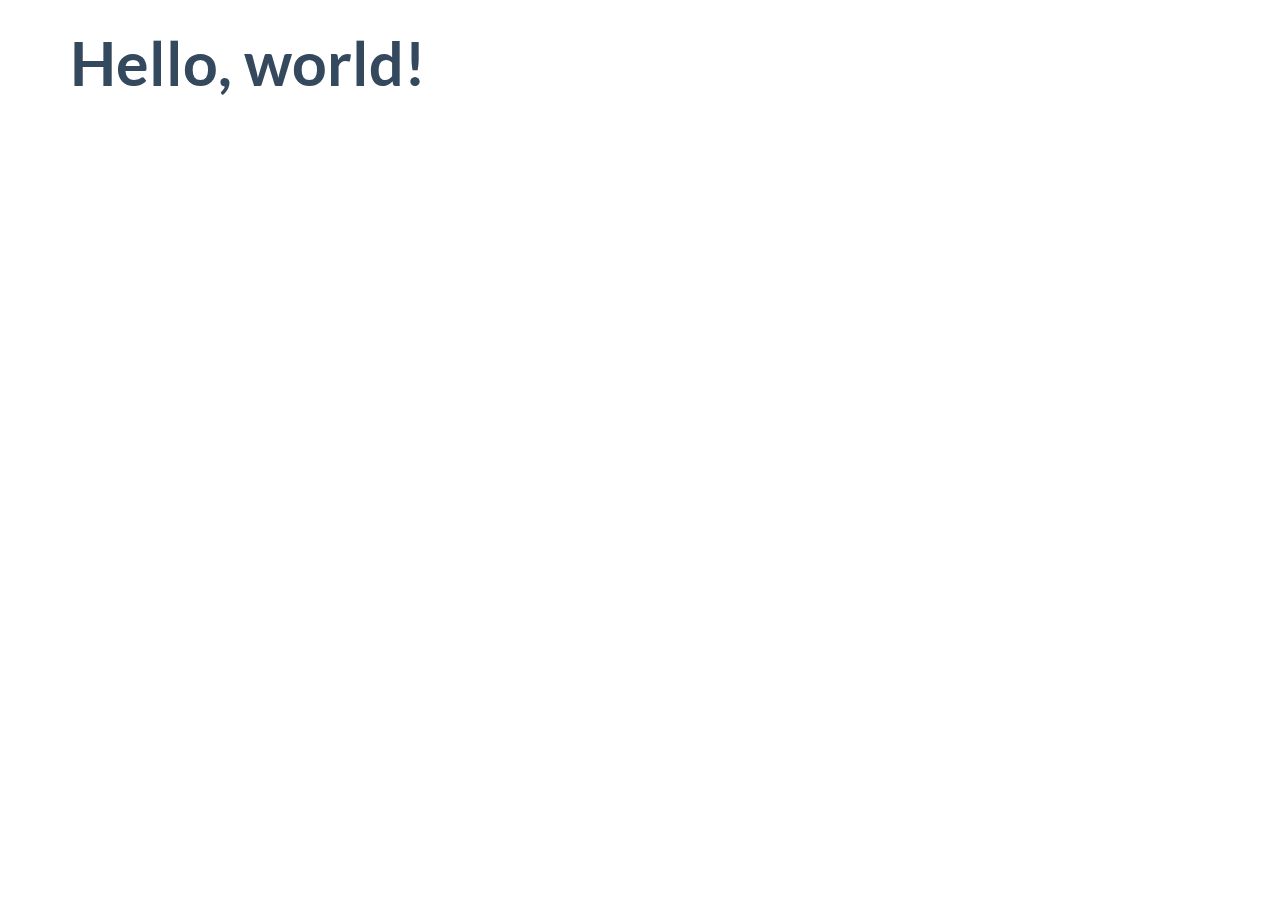
<file: app/static/Flat/dist/index.html>
<!DOCTYPE html>
<html lang="en">
  <head>
    <meta charset="utf-8">
    <title>Flat UI Free 101 Template</title>
    <meta name="viewport" content="width=device-width, initial-scale=1.0">

    <!-- Loading Bootstrap -->
    <link href="../dist/css/vendor/bootstrap.min.css" rel="stylesheet">

    <!-- Loading Flat UI -->
    <link href="../dist/css/flat-ui.min.css" rel="stylesheet">

    <link rel="shortcut icon" href="img/favicon.ico">

    <!-- HTML5 shim, for IE6-8 support of HTML5 elements. All other JS at the end of file. -->
    <!--[if lt IE 9]>
      <script src="js/vendor/html5shiv.js"></script>
      <script src="js/vendor/respond.min.js"></script>
    <![endif]-->
  </head>
  <body>
    <div class="container">
        <h1>Hello, world!</h1>
    </div>
    <!-- /.container -->


    <!-- jQuery (necessary for Flat UI's JavaScript plugins) -->
    <script src="../dist/js/vendor/jquery.min.js"></script>
    <!-- Include all compiled plugins (below), or include individual files as needed -->
    <script src="../dist/js/vendor/video.js"></script>
    <script src="../dist/js/flat-ui.min.js"></script>

  </body>
</html>
</file>
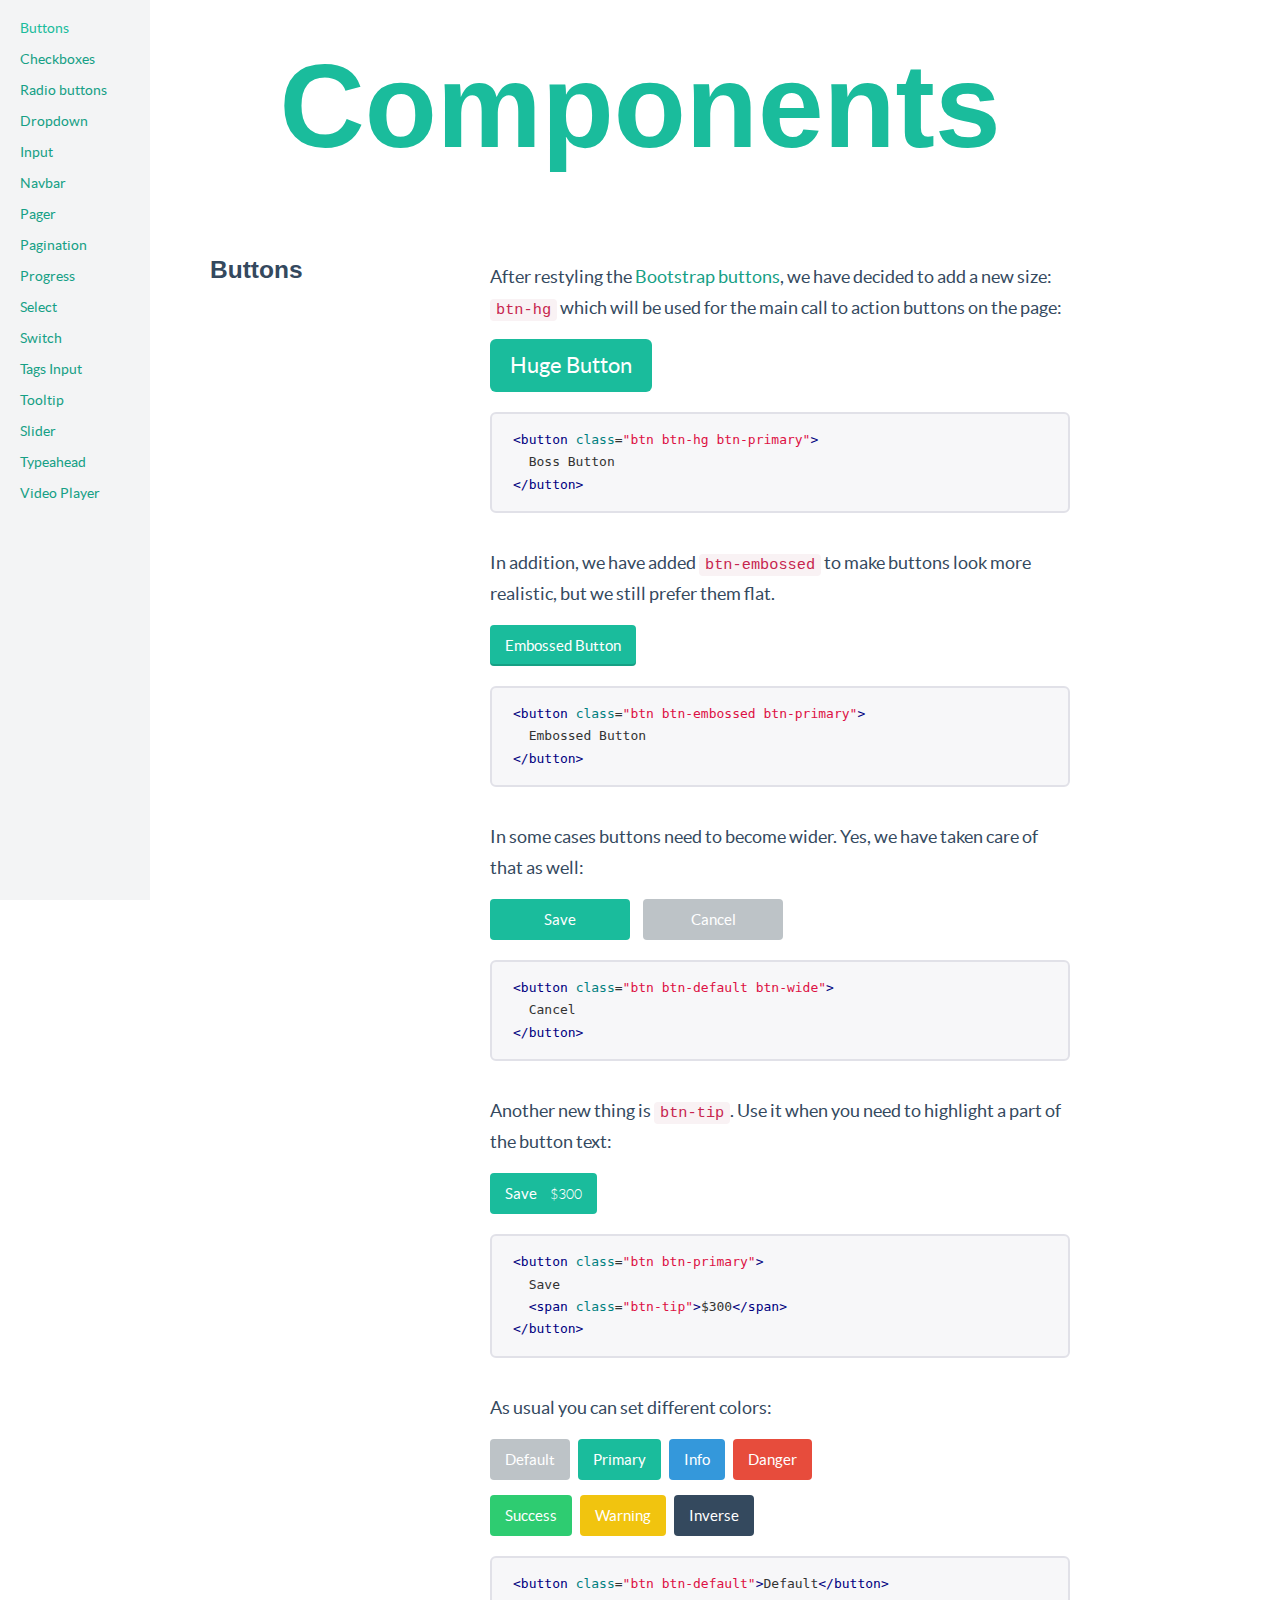
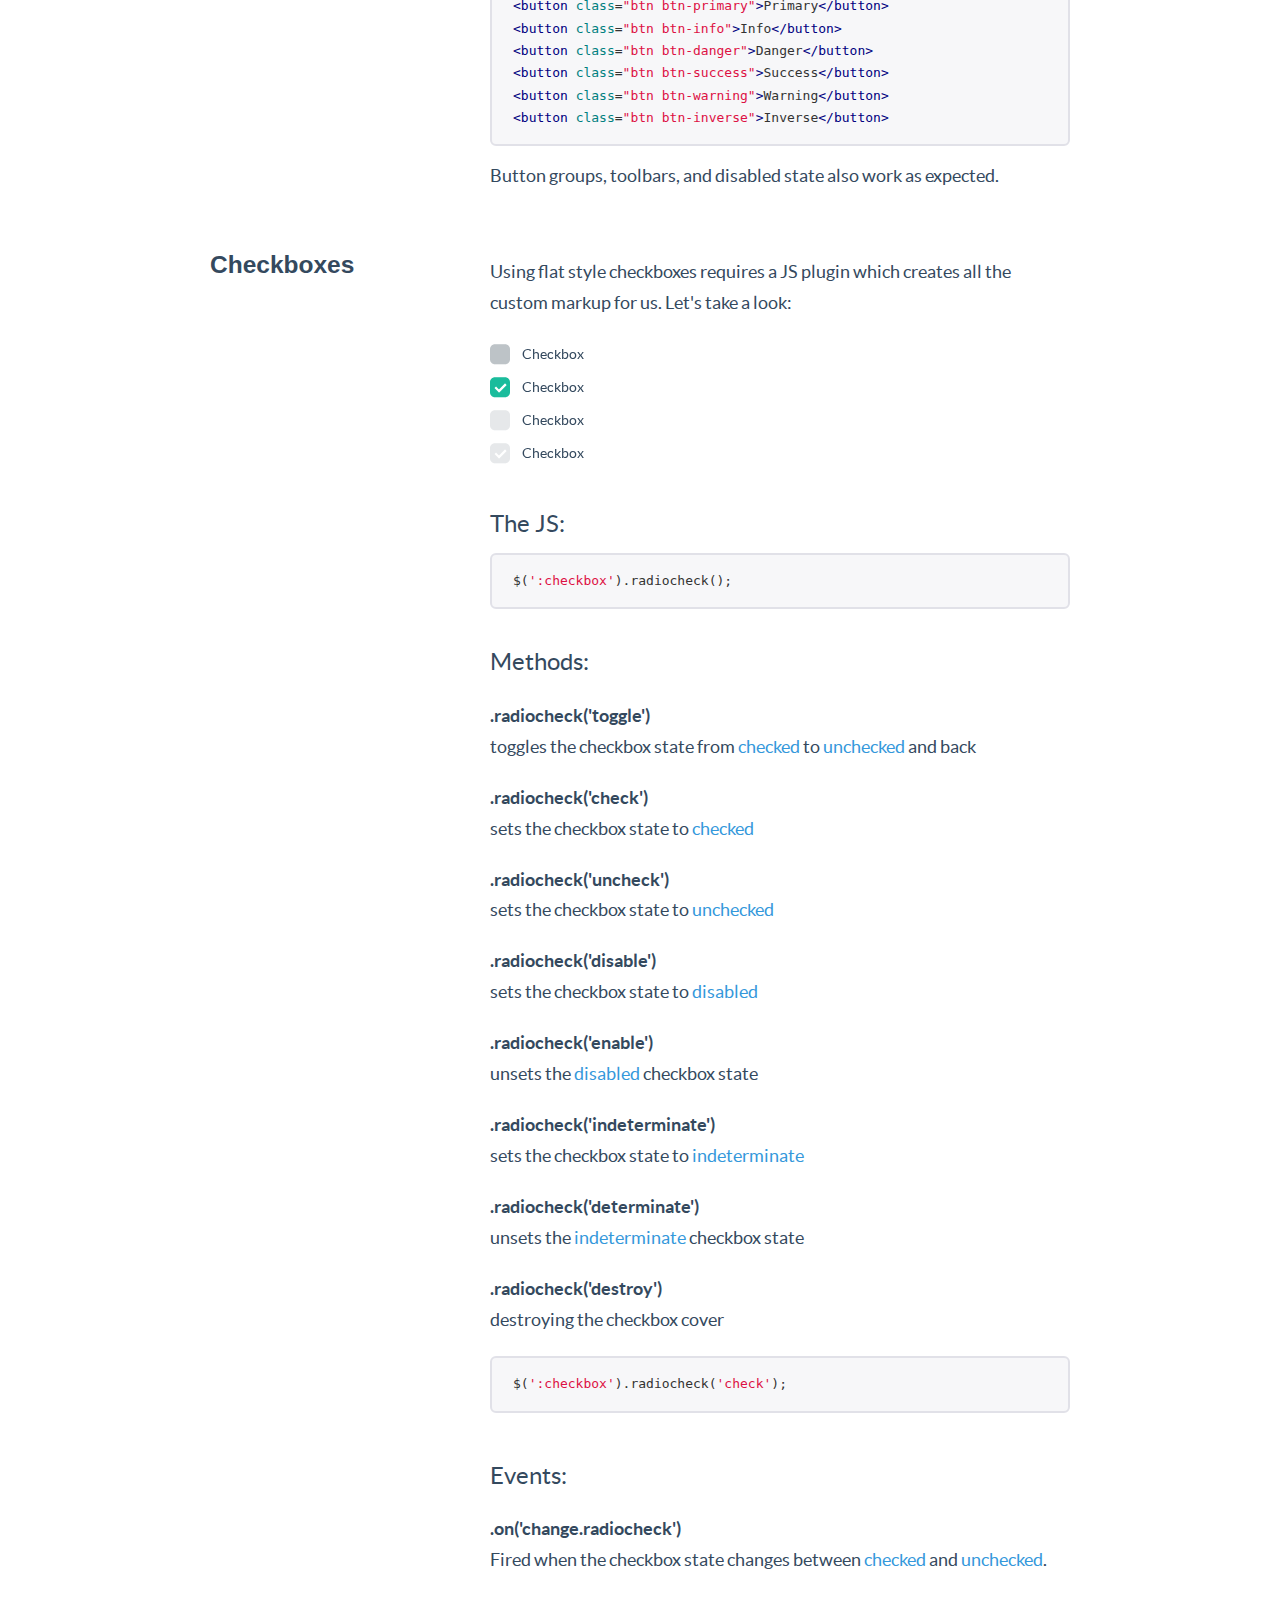
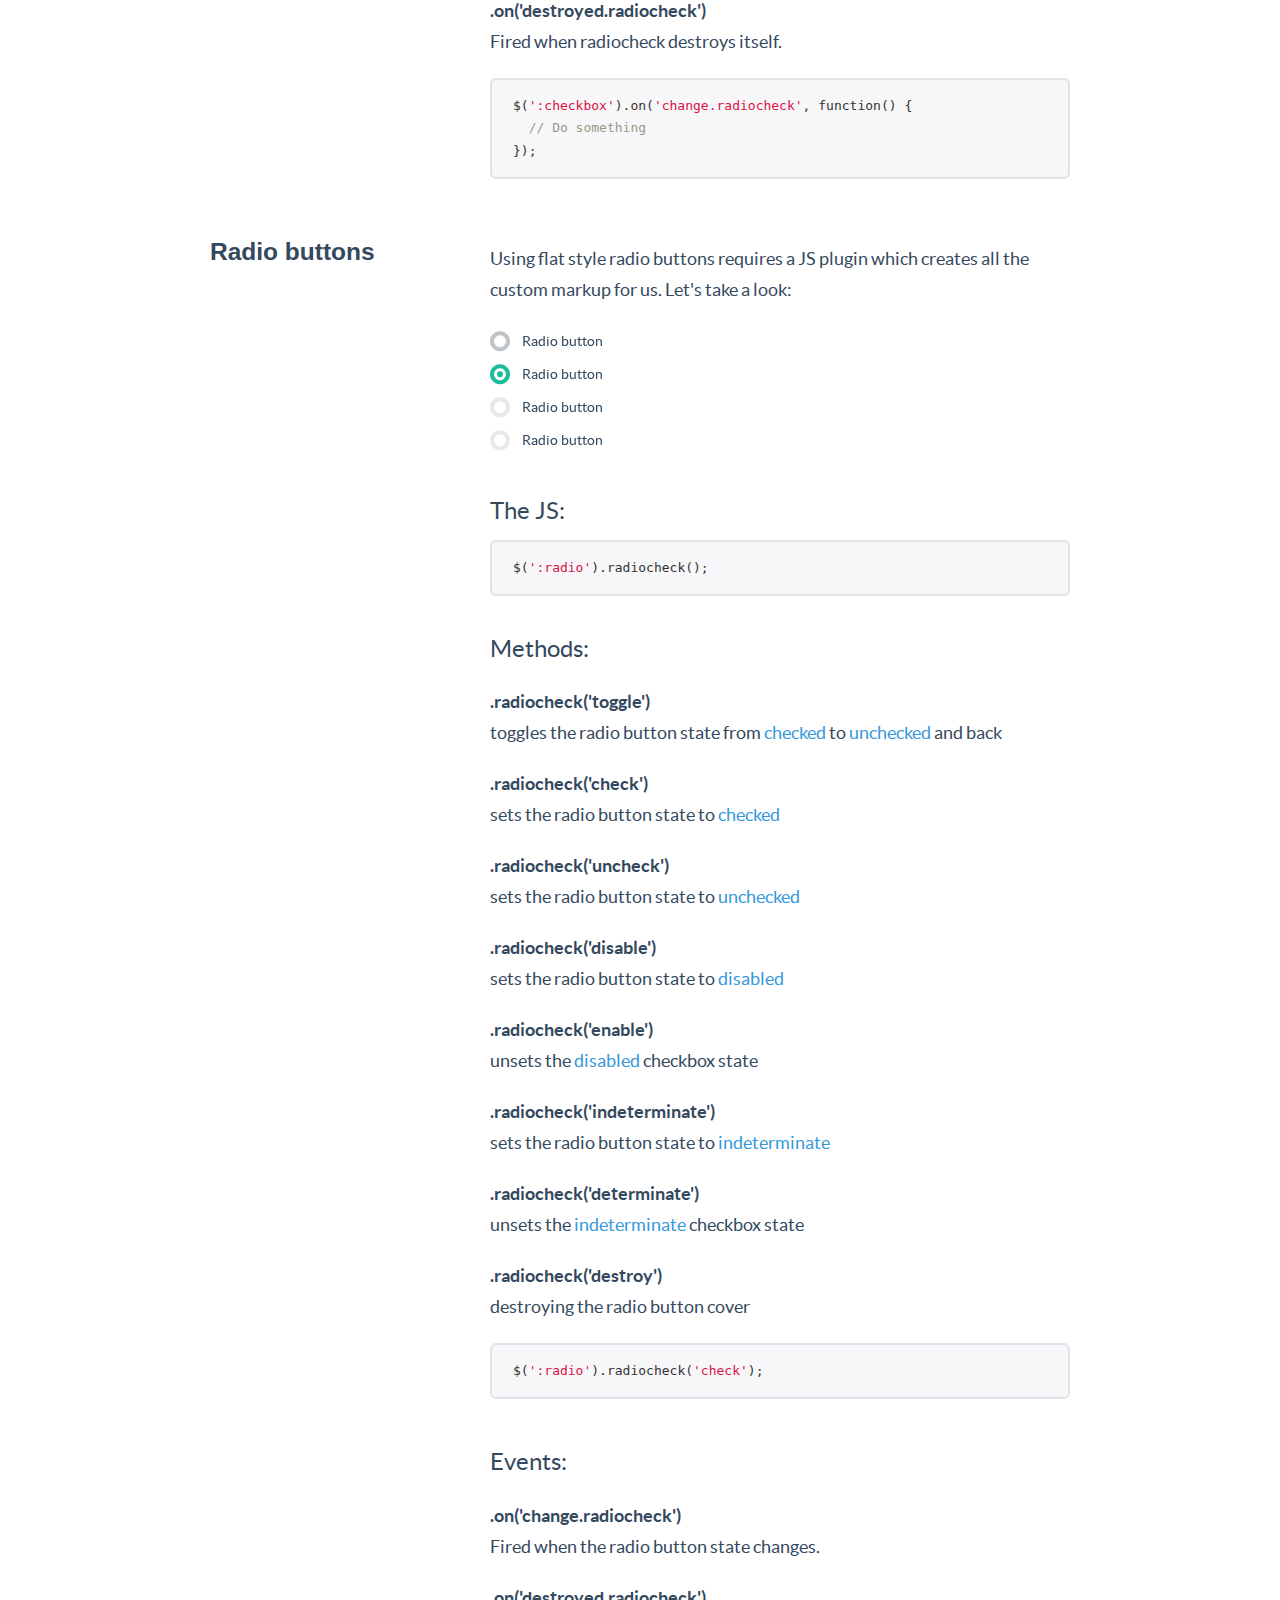
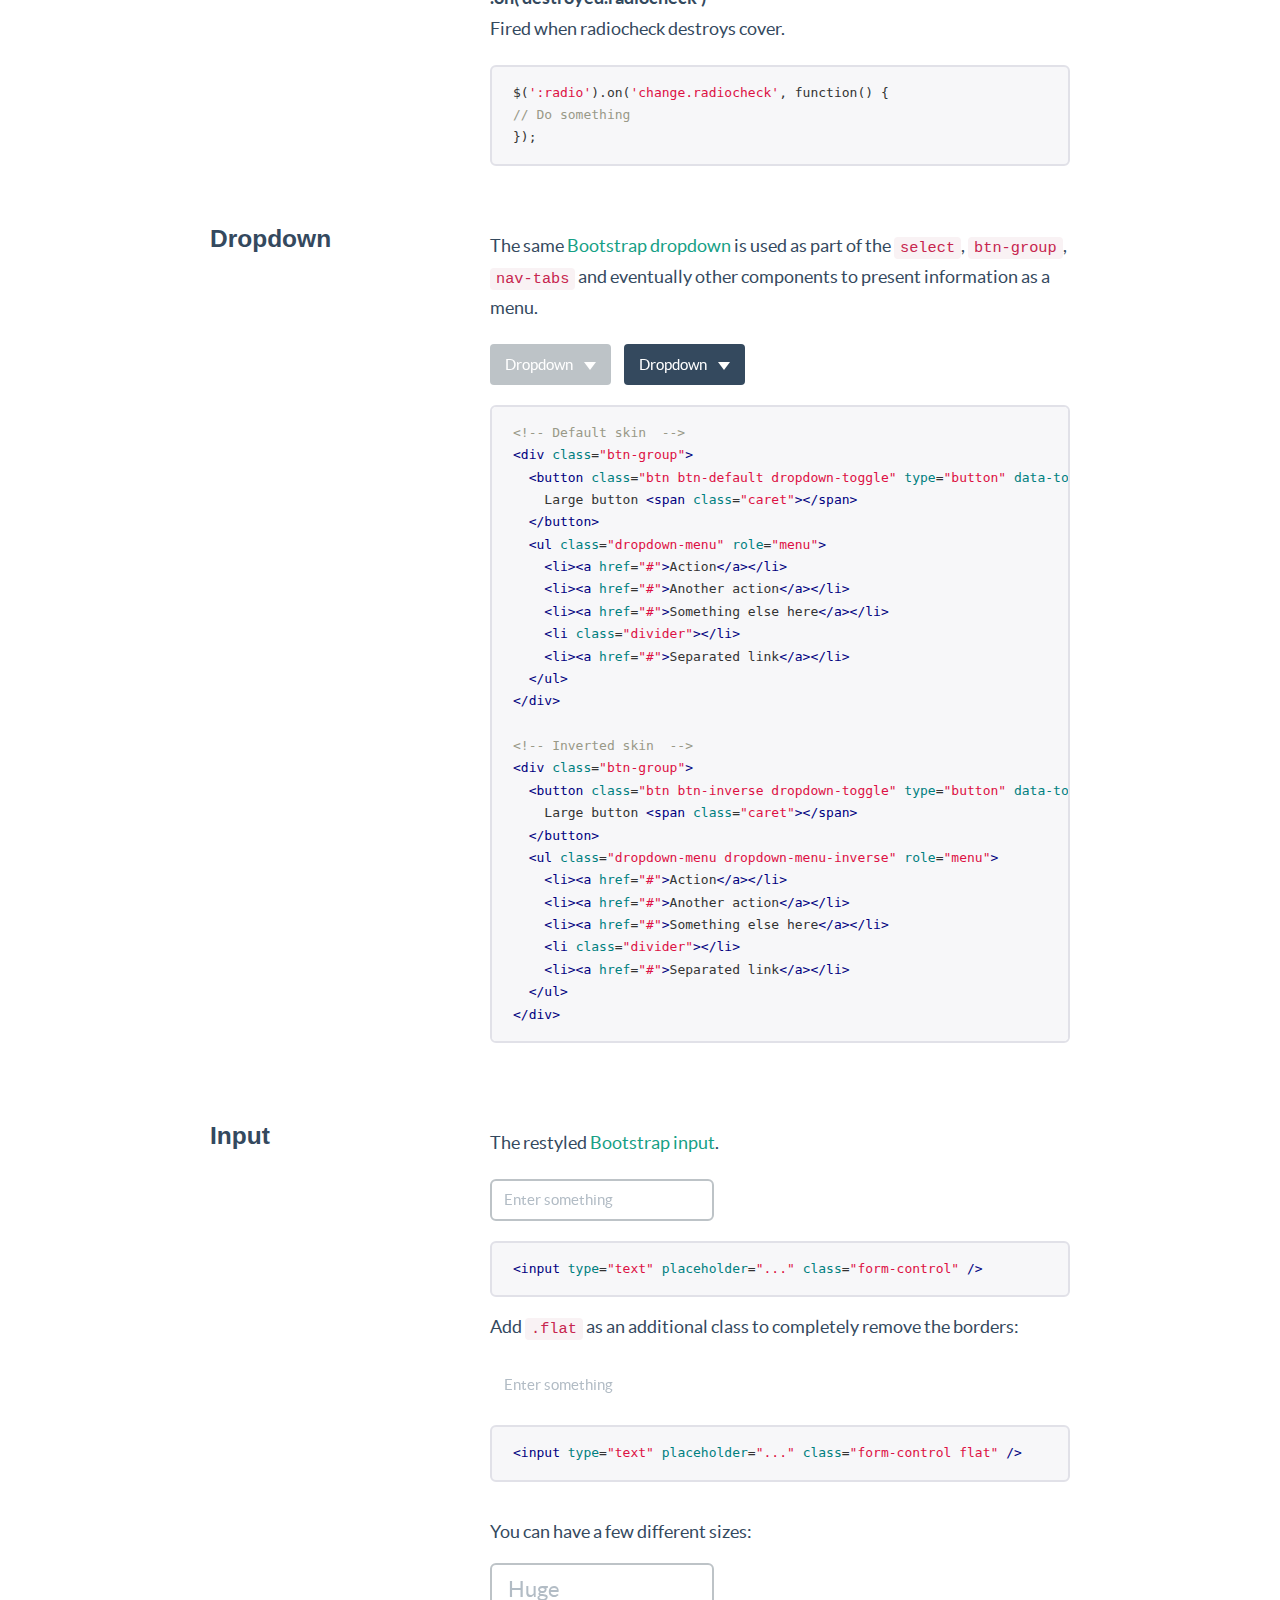
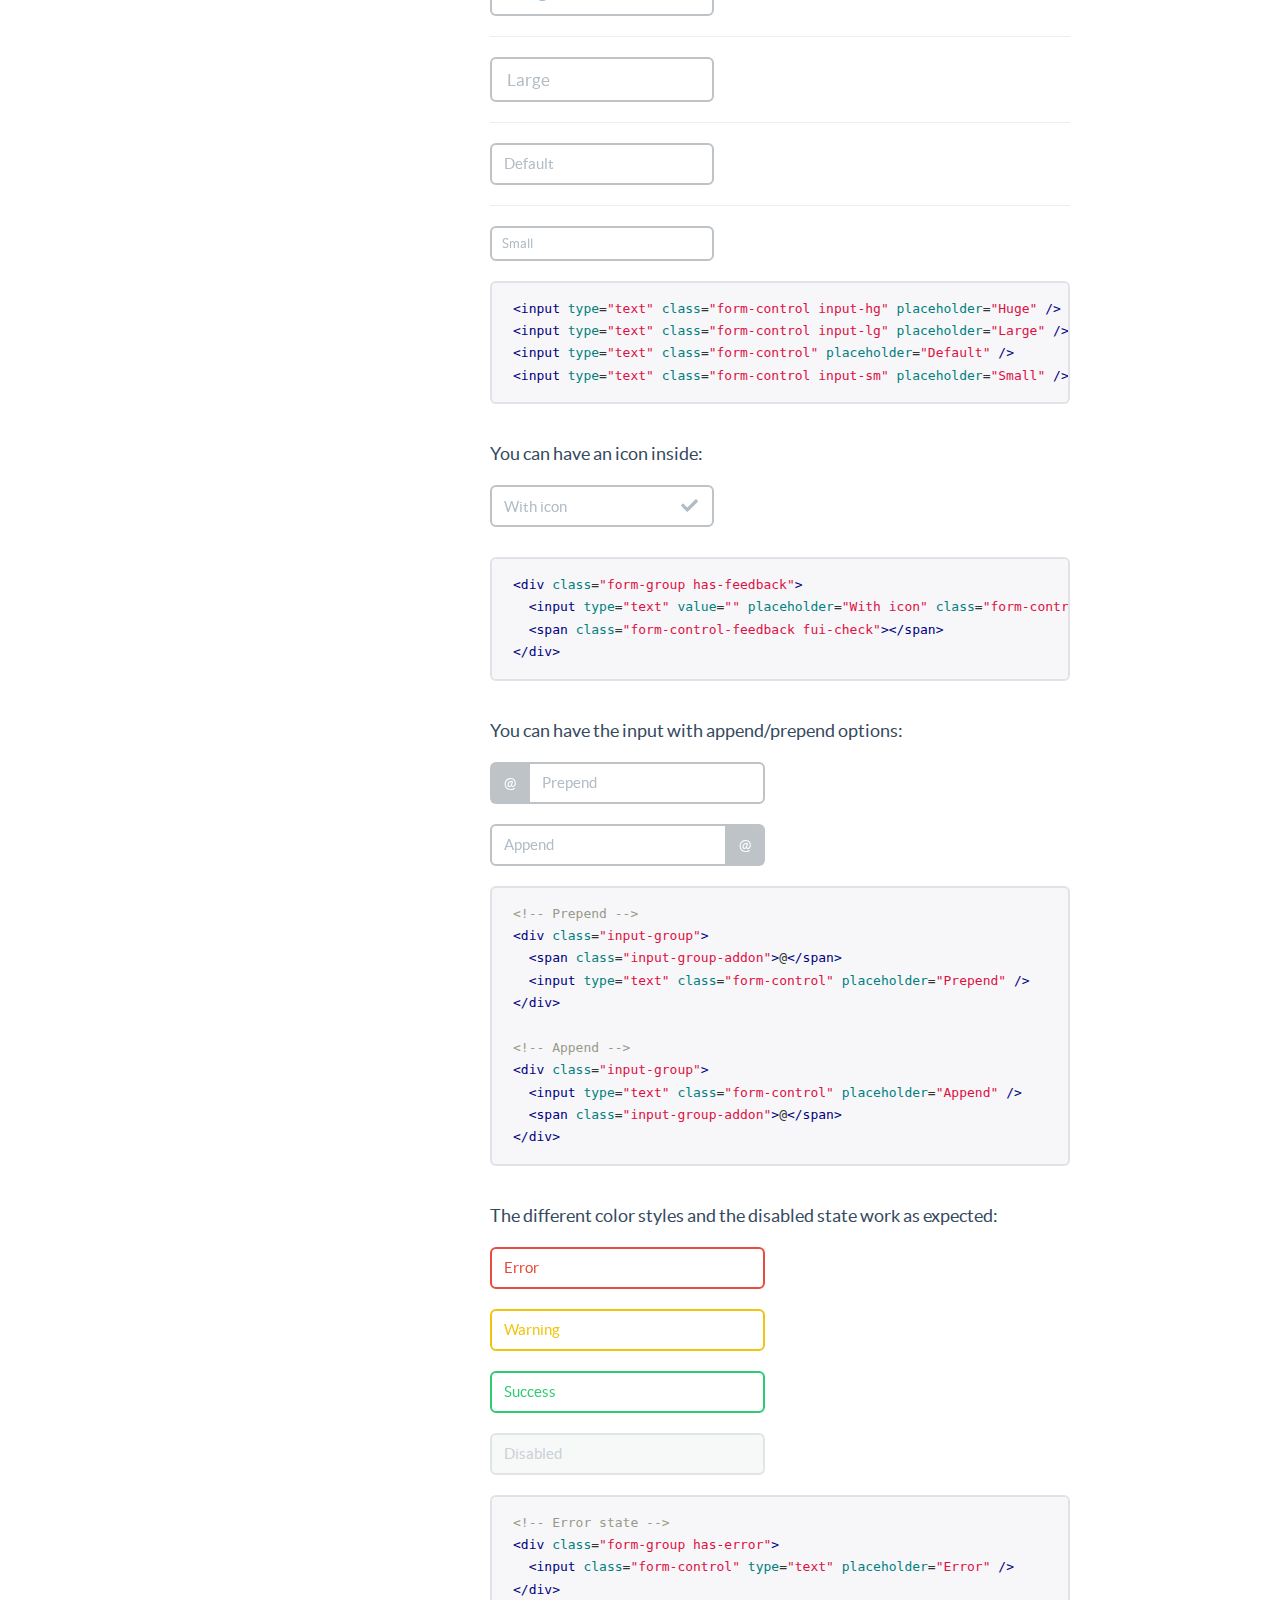
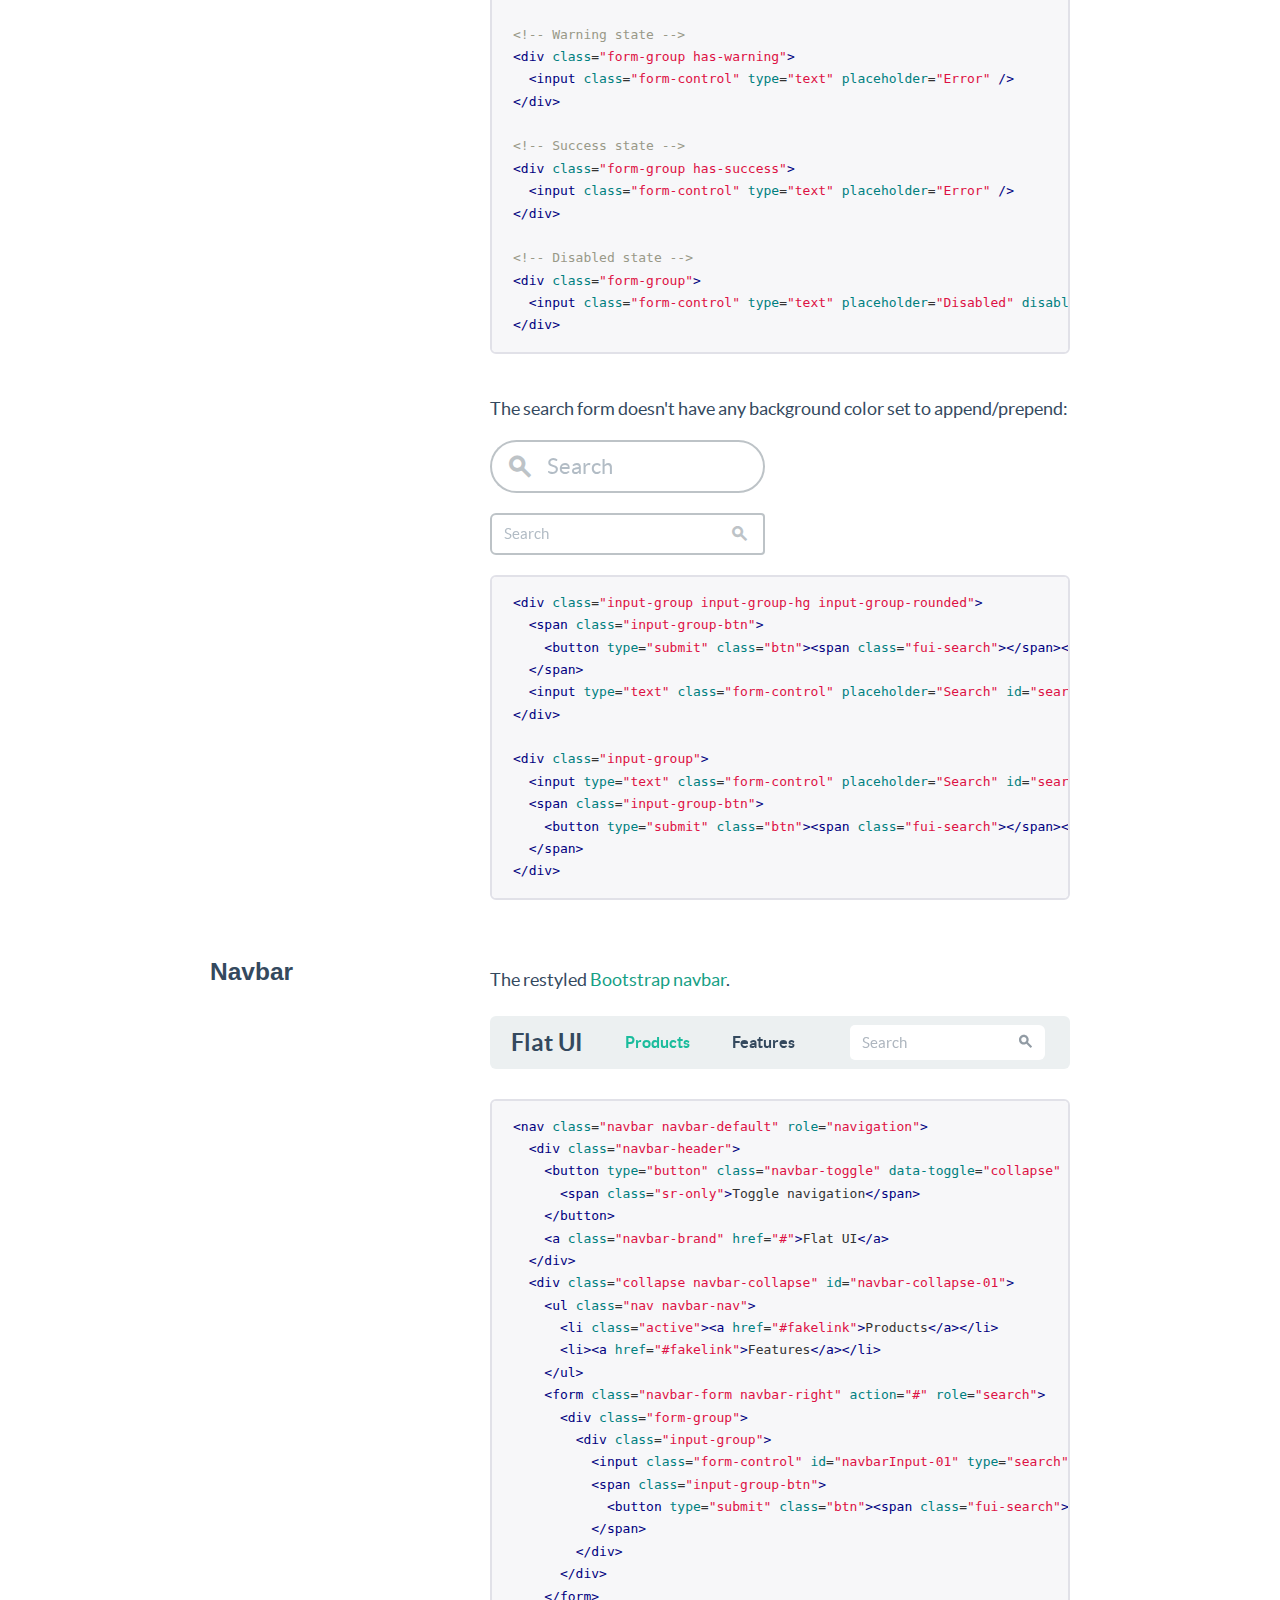
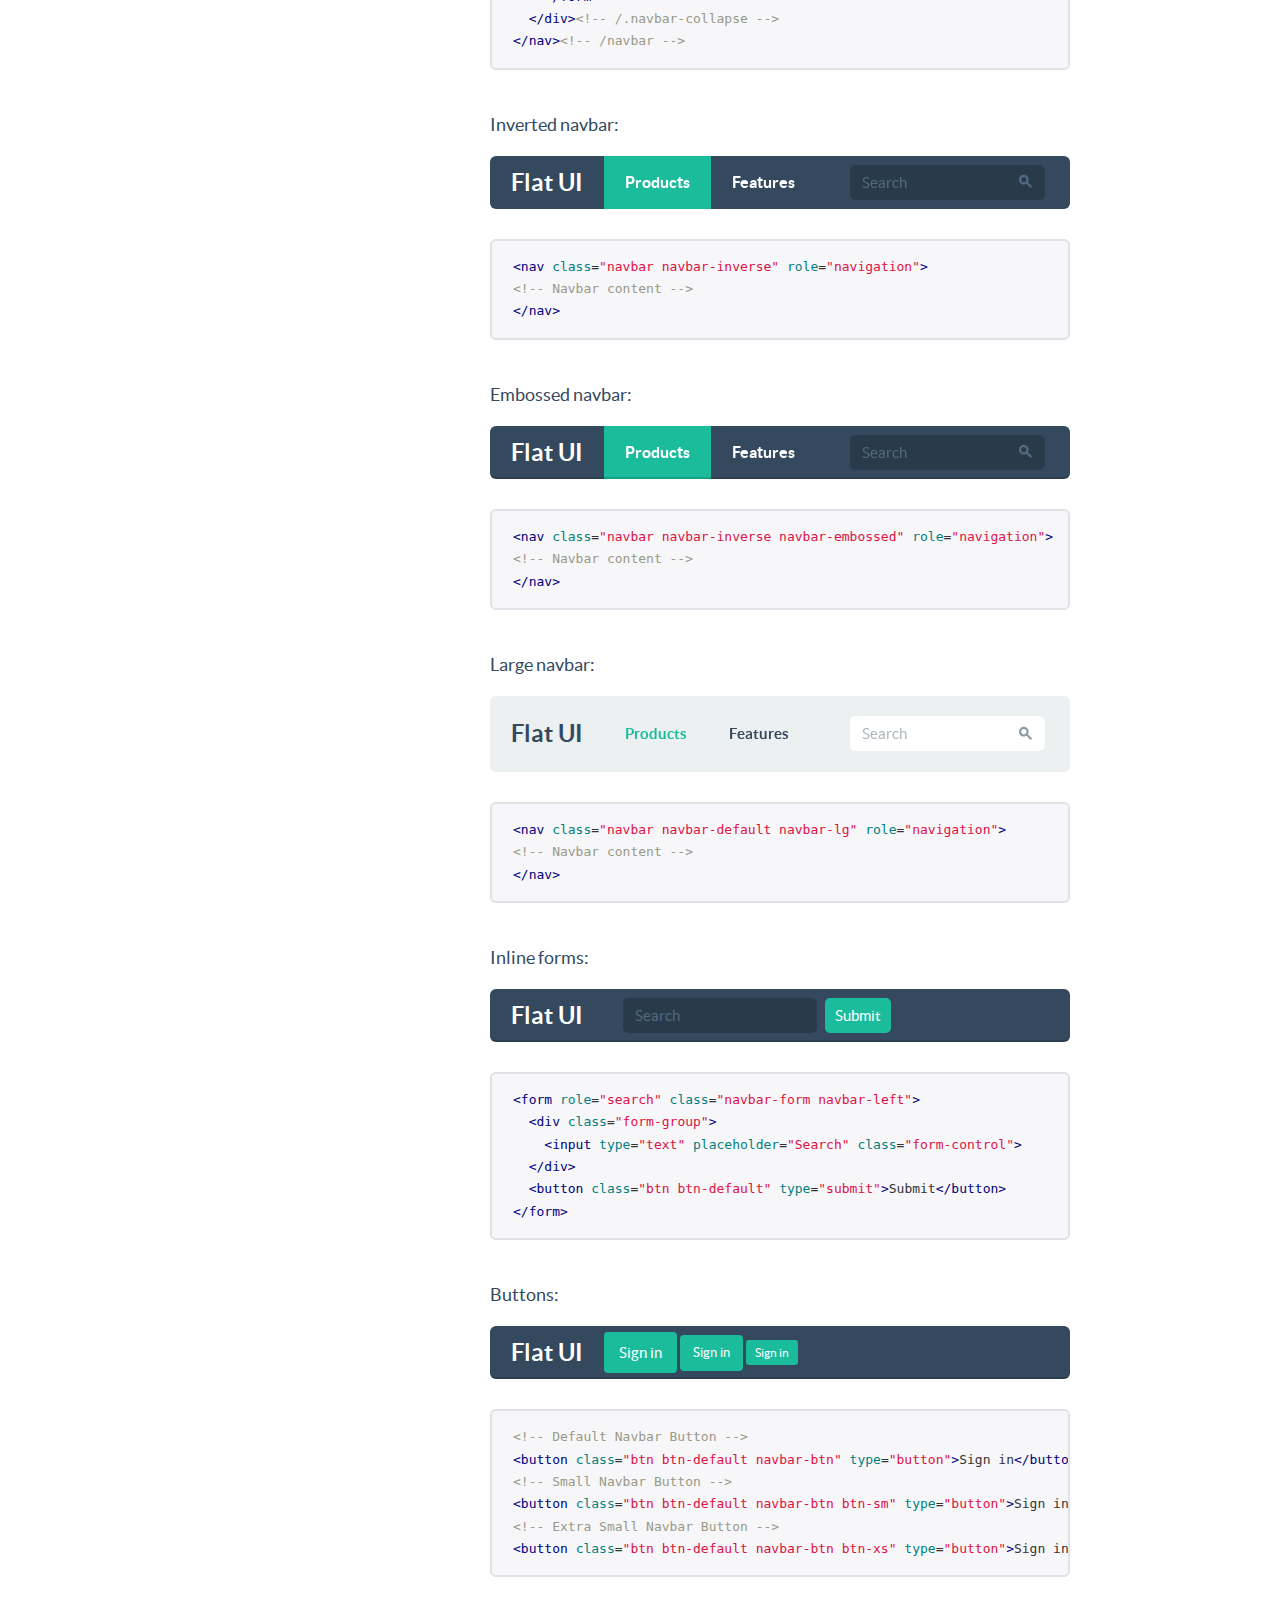
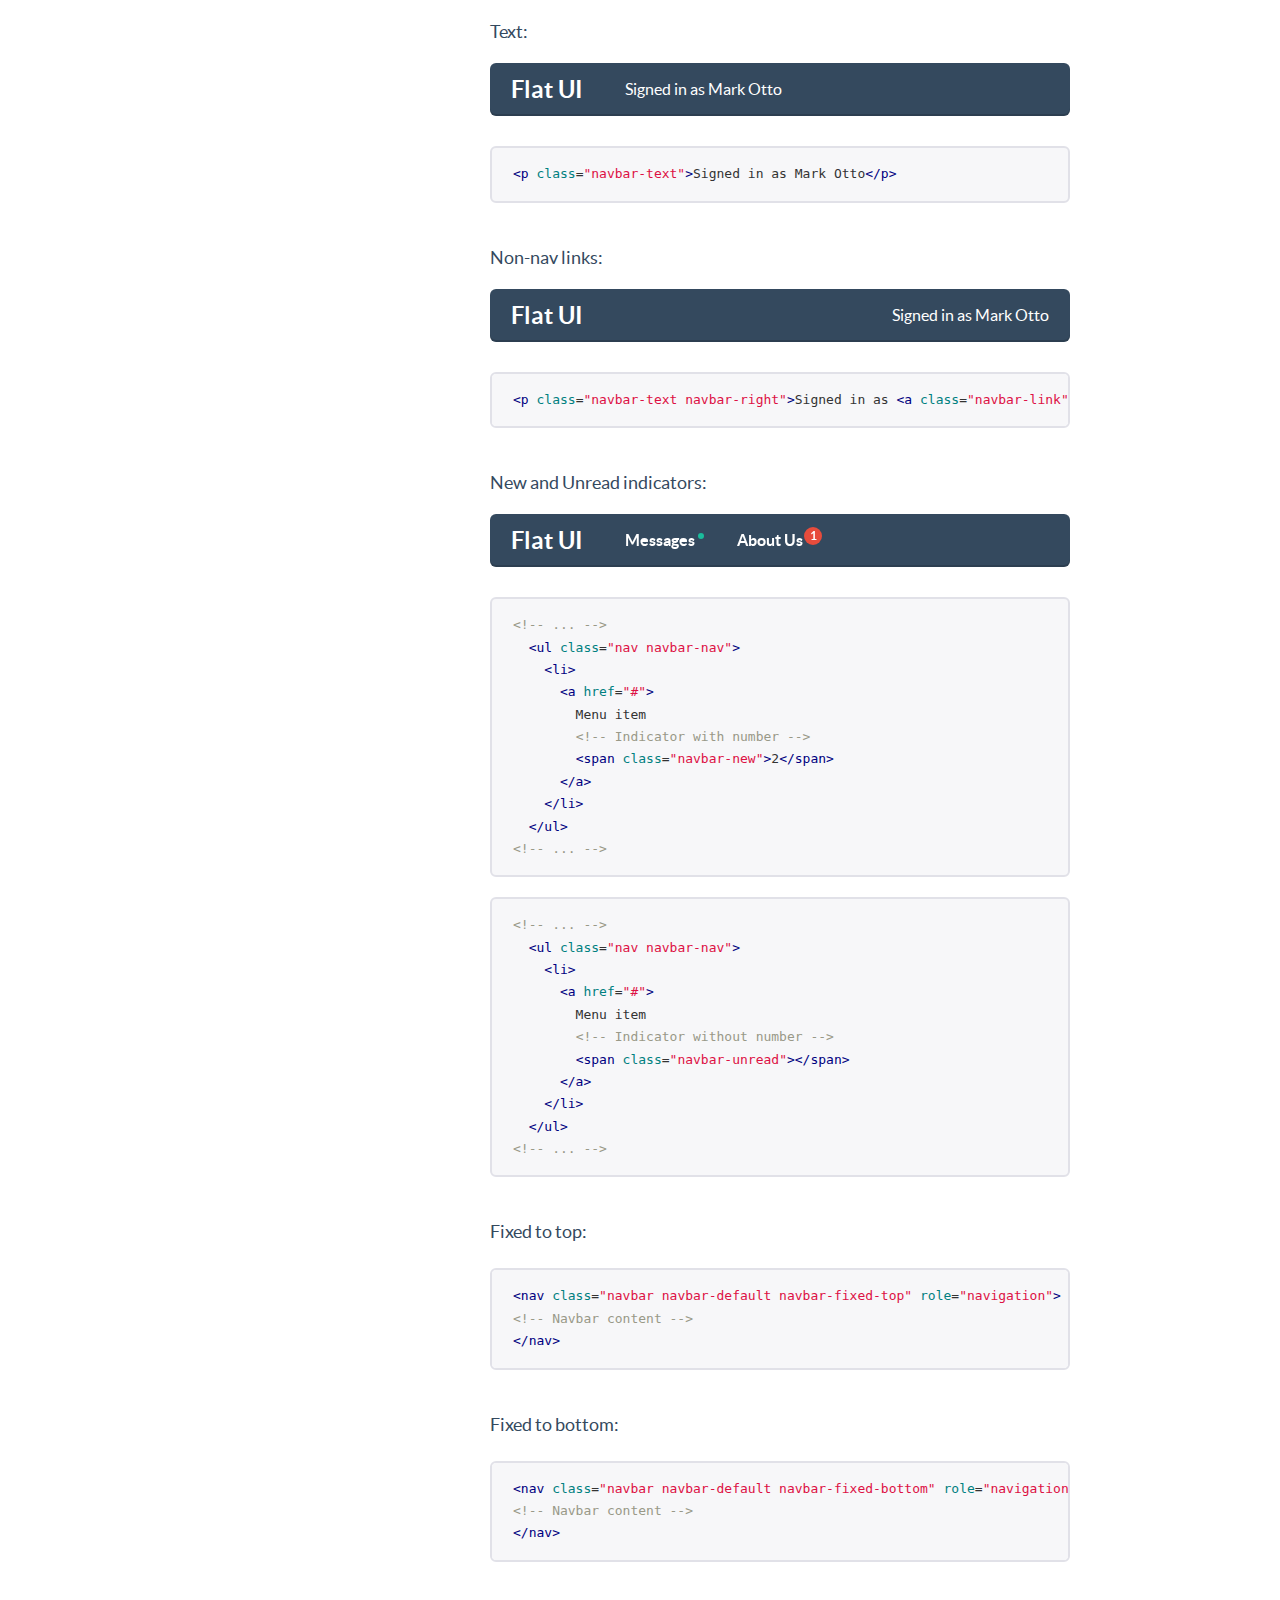
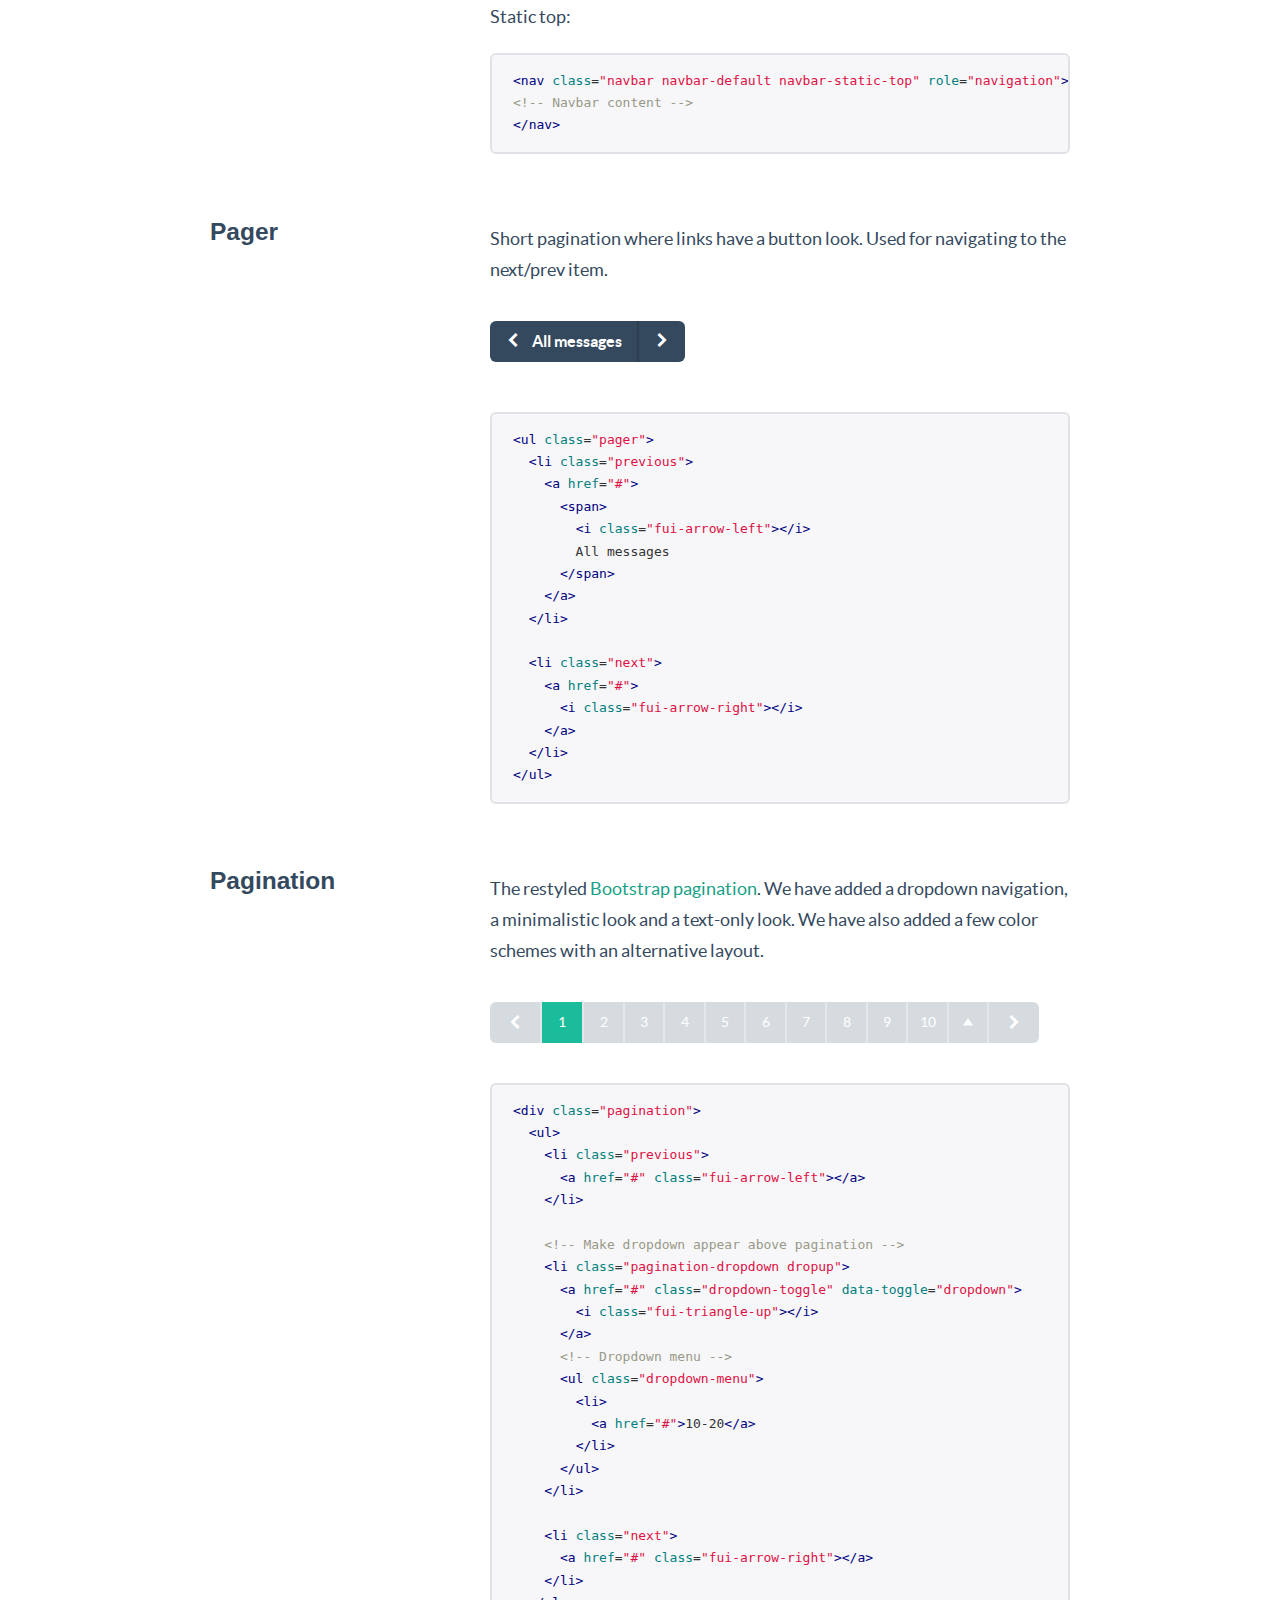
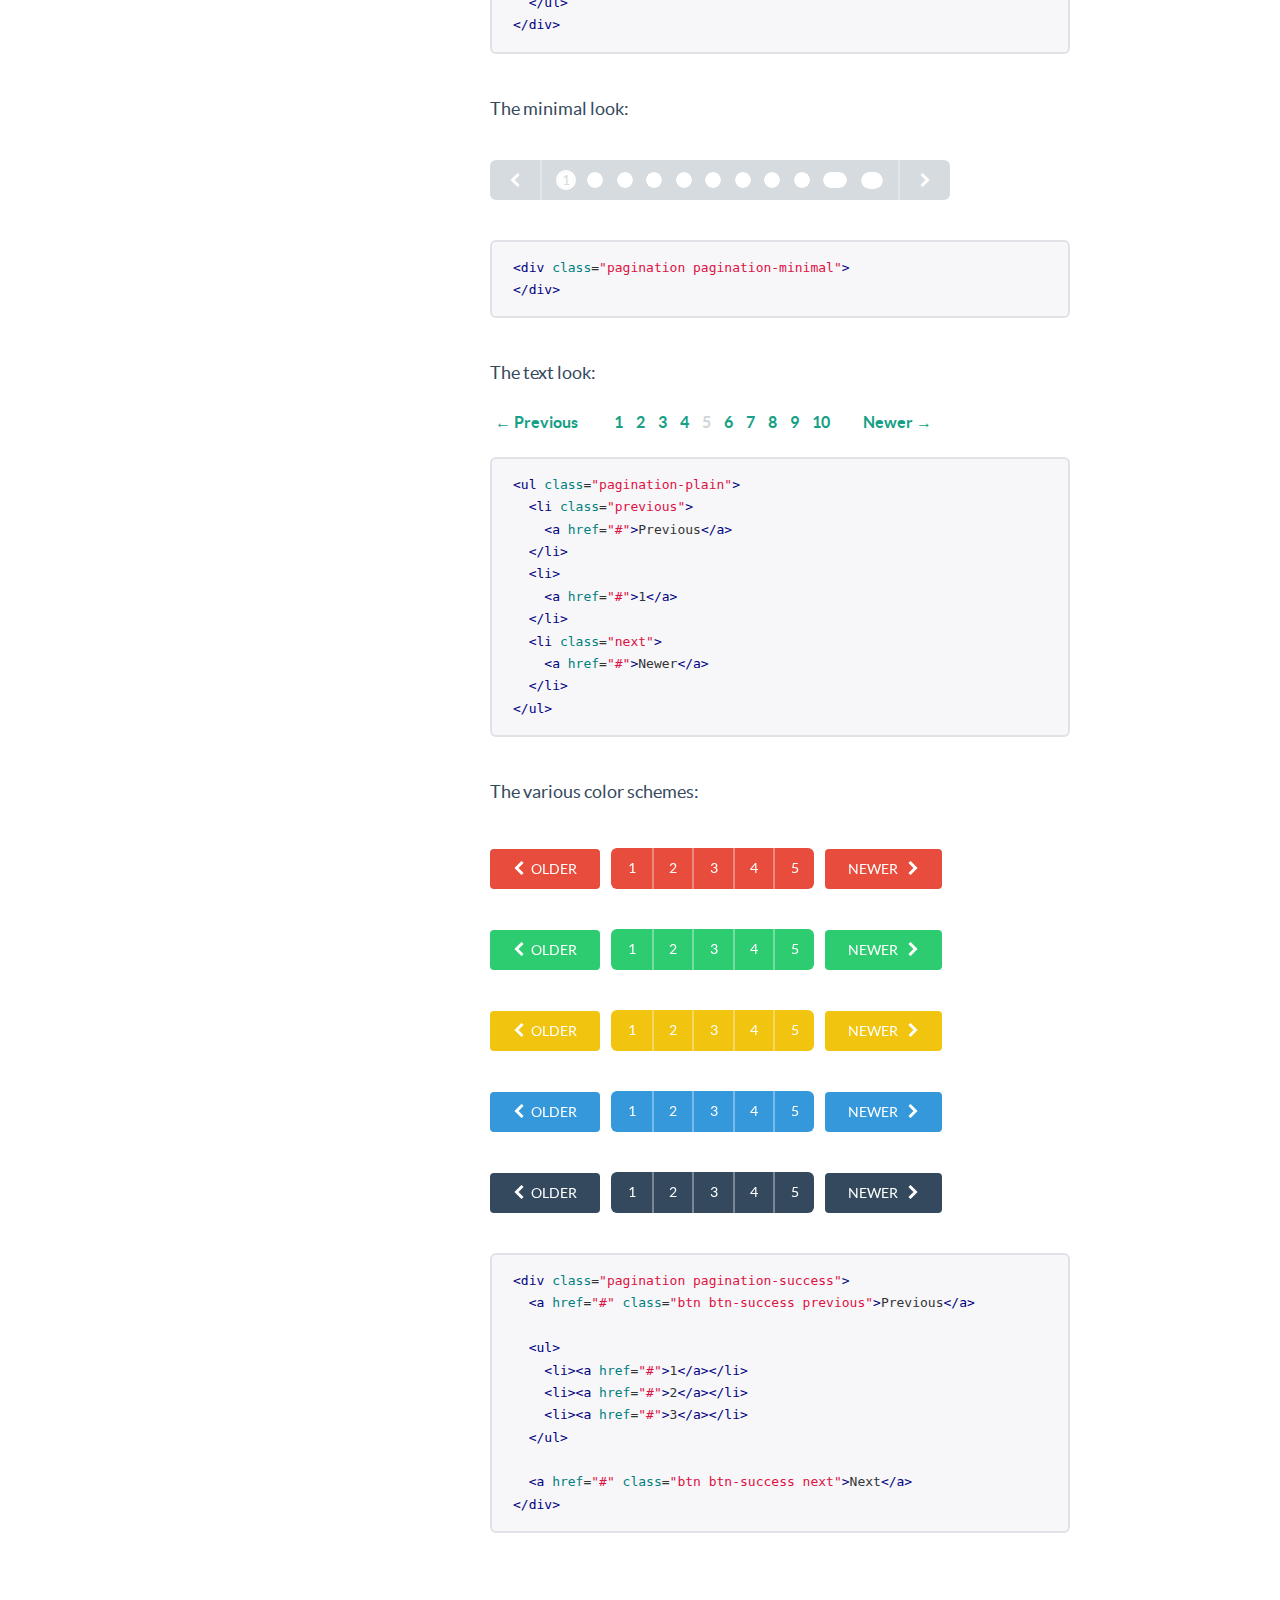
<file: app/static/Flat/docs/components.html>
<!DOCTYPE html>
<html lang="en">
  <head>
    <meta charset="utf-8">
    <title>Components &middot; Flat UI Free</title>
    <meta name="viewport" content="width=device-width, initial-scale=1.0">

    <!-- Loading Bootstrap -->
    <link href="../dist/css/vendor/bootstrap.min.css" rel="stylesheet">

    <!-- Loading Flat UI -->
    <link href="../dist/css/flat-ui.min.css" rel="stylesheet">
    <link href="assets/css/docs.css" rel="stylesheet">

    <link rel="shortcut icon" href="../img/favicon.ico">

    <!-- HTML5 shim, for IE6-8 support of HTML5 elements. All other JS at the end of file. -->
    <!--[if lt IE 9]>
      <script src="../dist/js/vendor/html5shiv.js"></script>
      <script src="../dist/js/vendor/respond.min.js"></script>
    <![endif]-->
  </head>
  <body>
    <ul class="demo-sidebar hide-on-tablets">
      <li><a href="#fui-button">Buttons</a></li>
      <li><a href="#fui-checkbox">Checkboxes</a></li>
      <li><a href="#fui-radio">Radio buttons</a></li>
      <li><a href="#fui-dropdown">Dropdown</a></li>
      <li><a href="#fui-input">Input</a></li>
      <li><a href="#fui-navbar">Navbar</a></li>
      <li><a href="#fui-pager">Pager</a></li>
      <li><a href="#fui-pagination">Pagination</a></li>
      <li><a href="#fui-progress">Progress</a></li>
      <li><a href="#fui-select">Select</a></li>
      <li><a href="#fui-switch">Switch</a></li>
      <li><a href="#fui-tagsinput">Tags Input</a></li>
      <li><a href="#fui-tooltip">Tooltip</a></li>
      <li><a href="#fui-slider">Slider</a></li>
      <li><a href="#fui-typeahead">Typeahead</a></li>
      <li><a href="#fui-videoplayer">Video Player</a></li>
    </ul> <!-- /nav -->

		<h1 class="demo-headline">Components</h1>
    <div class="container">
    	<div id="fui-button"></div>

      <div class="demo-row">
        <div class="demo-title">
          <h3>Buttons</h3>
        </div>

        <div class="demo-content">
          <p>
            After restyling the <a href="http://getbootstrap.com/css/#buttons">Bootstrap buttons</a>, we have decided to add a new size: <code>btn-hg</code> which will be used for the main call to action buttons on the page:
          </p>
          <p class="mbl">
            <button class="btn btn-hg btn-primary">Huge Button</button>
          </p>
<pre class="prettyprint">
&lt;button class="btn btn-hg btn-primary"&gt;
  Boss Button
&lt;/button&gt;
</pre>

          <p class="ptl">
            In addition, we have added <code>btn-embossed</code> to make buttons look more realistic, but we still prefer them flat.
          </p>
          <p class="mbl">
            <button class="btn btn-embossed btn-primary">Embossed Button</button>
          </p>
<pre class="prettyprint">
&lt;button class="btn btn-embossed btn-primary"&gt;
  Embossed Button
&lt;/button&gt;
</pre>

          <p class="ptl">
            In some cases buttons need to become wider. Yes, we have taken care of that as well:
          </p>
          <p class="mbl">
            <button class="btn btn-wide btn-primary mrm">Save</button>
            <button class="btn btn-wide btn-default">Cancel</button>
          </p>
<pre class="prettyprint">
&lt;button class="btn btn-default btn-wide"&gt;
  Cancel
&lt;/button&gt;
</pre>

          <p class="ptl">
            Another new thing is <code>btn-tip</code>. Use it when you need to highlight a part of the button text:
          </p>
          <p class="mbl">
            <button class="btn btn-primary">
              Save
              <span class="btn-tip">$300</span>
            </button>
          </p>
<pre class="prettyprint">
&lt;button class="btn btn-primary"&gt;
  Save
  &lt;span class="btn-tip"&gt;$300&lt;/span&gt;
&lt;/button&gt;
</pre>

          <p class="ptl">
            As usual you can set different colors:
          </p>
          <p>
	          <button class="btn btn-default mrs">Default</button>
            <button class="btn btn-primary mrs">Primary</button>
            <button class="btn btn-info mrs">Info</button>
            <button class="btn btn-danger mrs">Danger</button>
          </p>
          <p class="mbl">
            <button class="btn btn-success mrs">Success</button>
            <button class="btn btn-warning mrs">Warning</button>
            <button class="btn btn-inverse mrs">Inverse</button>
          </p>
<pre class="prettyprint">
&lt;button class="btn btn-default"&gt;Default&lt;/button&gt;
&lt;button class="btn btn-primary"&gt;Primary&lt;/button&gt;
&lt;button class="btn btn-info"&gt;Info&lt;/button&gt;
&lt;button class="btn btn-danger"&gt;Danger&lt;/button&gt;
&lt;button class="btn btn-success"&gt;Success&lt;/button&gt;
&lt;button class="btn btn-warning"&gt;Warning&lt;/button&gt;
&lt;button class="btn btn-inverse"&gt;Inverse&lt;/button&gt;
</pre>

          <p>
            Button groups, toolbars, and disabled state also work as expected.
          </p>

          <div id="fui-checkbox"></div>
        </div>
      </div><!-- /.demo-row -->


      <div class="demo-row">
        <div class="demo-title">
          <h3>Checkboxes</h3>
        </div>

        <div class="demo-content">
          <p>
            Using flat style checkboxes requires a JS plugin which creates all the custom markup for us. Let's take a look:
          </p>
          <form action="#">
            <div class="row">
              <div class="col-md-6">
                <label class="checkbox" for="checkbox1">
                  <input type="checkbox" value="" id="checkbox1" data-toggle="checkbox">
                  Checkbox
                </label>
                <label class="checkbox" for="checkbox2">
                  <input type="checkbox" value="" id="checkbox2" checked="checked" data-toggle="checkbox">
                  Checkbox
                </label>
                <label class="checkbox" for="checkbox3">
                  <input type="checkbox" value="" id="checkbox3" data-toggle="checkbox" disabled="">
                  Checkbox
                </label>
                <label class="checkbox" for="checkbox4">
                  <input type="checkbox" value="" id="checkbox4" checked="checked" data-toggle="checkbox" disabled="">
                  Checkbox
                </label>
              </div>
            </div>
          </form>

          <h6 class="ptl">The JS:</h6>
<pre class="prettyprint">
$(':checkbox').radiocheck();
</pre>

          <div class="pvm">
            <h6>Methods:</h6>
          </div>
          <p class="mbl">
            <strong>.radiocheck('toggle')</strong>
            <br/>
            toggles the checkbox state from <span class="text-info">checked</span>
            to <span class="text-info">unchecked</span> and back
          </p>
          <p class="mbl">
            <strong>.radiocheck('check')</strong>
            <br/>
            sets the checkbox state to <span class="text-info">checked</span>
          </p>
          <p class="mbl">
            <strong>.radiocheck('uncheck')</strong>
            <br/>
            sets the checkbox state to <span class="text-info">unchecked</span>
          </p>
          <p class="mbl">
            <strong>.radiocheck('disable')</strong>
            <br/>
            sets the checkbox state to <span class="text-info">disabled</span>
          </p>
          <p class="mbl">
            <strong>.radiocheck('enable')</strong>
            <br/>
            unsets the <span class="text-info">disabled</span> checkbox state
          </p>
          <p class="mbl">
            <strong>.radiocheck('indeterminate')</strong>
            <br/>
            sets the checkbox state to <span class="text-info">indeterminate</span>
          </p>
          <p class="mbl">
            <strong>.radiocheck('determinate')</strong>
            <br/>
            unsets the <span class="text-info">indeterminate</span> checkbox state
          </p>
          <p class="mbl">
            <strong>.radiocheck('destroy')</strong>
            <br/>
            destroying the checkbox cover
          </p>
<pre class="prettyprint">
$(':checkbox').radiocheck('check');
</pre>

          <div class="pbm ptl">
            <h6>Events:</h6>
          </div>
          <p class="mbl">
            <strong>.on('change.radiocheck')</strong>
            <br/>
            Fired when the checkbox state changes between
            <span class="text-info">checked</span> and
            <span class="text-info">unchecked</span>.
          </p>
          <p class="mbl">
            <strong>.on('destroyed.radiocheck')</strong>
            <br/>
            Fired when radiocheck destroys itself.
          </p>
<pre class="prettyprint">
$(':checkbox').on('change.radiocheck', function() {
  // Do something
});
</pre>
          <div id="fui-radio"></div>
        </div> <!-- /.demo-content -->
      </div> <!-- /.demo-row -->


      <div class="demo-row">
        <div class="demo-title">
          <h3>Radio buttons</h3>
        </div>

        <div class="demo-content">
          <p>
            Using flat style radio buttons requires a JS plugin which creates all the custom markup for us. Let's take a look:
          </p>
          <form action="#">
            <div class="row">
              <div class="col-md-6">
                <label class="radio" for="radio1">
                  <input type="radio" name="optionsRadios1" value="" id="radio1" data-toggle="radio">
                  Radio button
                </label>
                <label class="radio" for="radio2">
                  <input type="radio" name="optionsRadios1" value="" id="radio2" data-toggle="radio" checked="checked" >
                  Radio button
                </label>
                <label class="radio" for="radio3">
                  <input type="radio" name="optionsRadios1" value="" id="radio3" data-toggle="radio" disabled="">
                  Radio button
                </label>
                <label class="radio" for="radio4">
                  <input type="radio" name="optionsRadios1" value="" id="radio4" data-toggle="radio" disabled="">
                  Radio button
                </label>
              </div>
            </div>
          </form>

          <h6 class="ptl">The JS:</h6>
<pre class="prettyprint">
$(':radio').radiocheck();
</pre>

          <div class="pvm">
            <h6>Methods:</h6>
          </div>
          <p class="mbl">
            <strong>.radiocheck('toggle')</strong>
            <br/>
            toggles the radio button state from <span class="text-info">checked</span>
            to <span class="text-info">unchecked</span> and back
          </p>
          <p class="mbl">
            <strong>.radiocheck('check')</strong>
            <br/>
            sets the radio button state to <span class="text-info">checked</span>
          </p>
          <p class="mbl">
            <strong>.radiocheck('uncheck')</strong>
            <br/>
            sets the radio button state to <span class="text-info">unchecked</span>
          </p>
          <p class="mbl">
            <strong>.radiocheck('disable')</strong>
            <br/>
            sets the radio button state to <span class="text-info">disabled</span>
          </p>
          <p class="mbl">
            <strong>.radiocheck('enable')</strong>
            <br/>
            unsets the <span class="text-info">disabled</span> checkbox state
          </p>
          <p class="mbl">
            <strong>.radiocheck('indeterminate')</strong>
            <br/>
            sets the radio button state to <span class="text-info">indeterminate</span>
          </p>
          <p class="mbl">
            <strong>.radiocheck('determinate')</strong>
            <br/>
            unsets the <span class="text-info">indeterminate</span> checkbox state
          </p>
          <p class="mbl">
            <strong>.radiocheck('destroy')</strong>
            <br/>
            destroying the radio button cover
          </p>
<pre class="prettyprint">
$(':radio').radiocheck('check');
</pre>

          <div class="pbm ptl">
            <h6>Events:</h6>
          </div>
          <p class="mbl">
            <strong>.on('change.radiocheck')</strong>
            <br/>
            Fired when the radio button state changes.
          </p>
          <p class="mbl">
            <strong>.on('destroyed.radiocheck')</strong>
            <br/>
            Fired when radiocheck destroys cover.
          </p>
<pre class="prettyprint">
$(':radio').on('change.radiocheck', function() {
// Do something
});
</pre>

          <div id="fui-dropdown"></div>
        </div> <!-- /.demo-content -->
      </div> <!-- /.demo-row -->
    </div><!-- /.container -->



    <div class="container">
      <div class="demo-row">
        <div class="demo-title">
          <h3>Dropdown</h3>
        </div>

        <div class="demo-content">
          <p class="mbl">
            The same <a href="http://getbootstrap.com/components/#dropdowns">Bootstrap dropdown</a> is used as part of the <code>select</code>, <code>btn-group</code>, <code>nav-tabs</code> and eventually other components to present information as a menu.
          </p>

          <div class="btn-group mrm">
            <button class="btn btn-default dropdown-toggle" type="button" data-toggle="dropdown">
              Dropdown <span class="caret"></span>
            </button>
            <ul class="dropdown-menu" role="menu">
              <li><a href="#">Action</a></li>
              <li><a href="#">Another action</a></li>
              <li><a href="#">Something else here</a></li>
              <li class="divider"></li>
              <li><a href="#">Separated link</a></li>
            </ul>
          </div>

          <div class="btn-group">
            <button class="btn btn-inverse dropdown-toggle" type="button" data-toggle="dropdown">
              Dropdown <span class="caret"></span>
            </button>
            <ul class="dropdown-menu dropdown-menu-inverse" role="menu">
              <li><a href="#">Action</a></li>
              <li><a href="#">Another action</a></li>
              <li><a href="#">Something else here</a></li>
              <li class="divider"></li>
              <li><a href="#">Separated link</a></li>
            </ul>
          </div>

          <div class="pvl">
<pre class="prettyprint">
&lt;!-- Default skin  --&gt;
&lt;div class="btn-group"&gt;
  &lt;button class="btn btn-default dropdown-toggle" type="button" data-toggle="dropdown"&gt;
    Large button &lt;span class="caret"&gt;&lt;/span&gt;
  &lt;/button&gt;
  &lt;ul class="dropdown-menu" role="menu"&gt;
    &lt;li&gt;&lt;a href="#"&gt;Action&lt;/a&gt;&lt;/li&gt;
    &lt;li&gt;&lt;a href="#"&gt;Another action&lt;/a&gt;&lt;/li&gt;
    &lt;li&gt;&lt;a href="#"&gt;Something else here&lt;/a&gt;&lt;/li&gt;
    &lt;li class="divider"&gt;&lt;/li&gt;
    &lt;li&gt;&lt;a href="#"&gt;Separated link&lt;/a&gt;&lt;/li&gt;
  &lt;/ul&gt;
&lt;/div&gt;

&lt;!-- Inverted skin  --&gt;
&lt;div class="btn-group"&gt;
  &lt;button class="btn btn-inverse dropdown-toggle" type="button" data-toggle="dropdown"&gt;
    Large button &lt;span class="caret"&gt;&lt;/span&gt;
  &lt;/button&gt;
  &lt;ul class="dropdown-menu dropdown-menu-inverse" role="menu"&gt;
    &lt;li&gt;&lt;a href="#"&gt;Action&lt;/a&gt;&lt;/li&gt;
    &lt;li&gt;&lt;a href="#"&gt;Another action&lt;/a&gt;&lt;/li&gt;
    &lt;li&gt;&lt;a href="#"&gt;Something else here&lt;/a&gt;&lt;/li&gt;
    &lt;li class="divider"&gt;&lt;/li&gt;
    &lt;li&gt;&lt;a href="#"&gt;Separated link&lt;/a&gt;&lt;/li&gt;
  &lt;/ul&gt;
&lt;/div&gt;
</pre>
          </div>

          <div id="fui-input"></div>
        </div> <!-- /.demo-content -->
      </div> <!-- /.demo-row -->

      <div class="demo-row">
        <div class="demo-title">
          <h3>Input</h3>
        </div>

        <div class="demo-content">
          <p class="mbl">
            The restyled <a href="http://getbootstrap.com/css/#forms">Bootstrap input</a>.
          </p>

          <div class="row">
            <div class="col-lg-5">
              <input type="text" value="" placeholder="Enter something" class="form-control" />
            </div>
          </div>

<pre class="prettyprint mtl">
&lt;input type="text" placeholder="..." class="form-control" /&gt;
</pre>

          <p class="mbl">Add <code>.flat</code> as an additional class to completely remove the borders:</p>

          <div class="row">
            <div class="col-lg-5">
              <input type="text" value="" placeholder="Enter something" class="form-control flat" />
            </div>
          </div>

<pre class="prettyprint mtl">
&lt;input type="text" placeholder="..." class="form-control flat" /&gt;
</pre>

          <p class="ptl">You can have a few different sizes:</p>
          <div class="row">
            <div class="col-lg-5">
              <input type="text" value="" placeholder="Huge" class="form-control input-hg" />
            </div>
          </div>
          <hr />
          <div class="row">
            <div class="col-lg-5">
              <input type="text" value="" placeholder="Large" class="form-control input-lg" />
            </div>
          </div>
          <hr />
          <div class="row">
            <div class="col-lg-5">
              <input type="text" value="" placeholder="Default" class="form-control" />
            </div>
          </div>
          <hr />
          <div class="row">
            <div class="col-lg-5">
              <input type="text" value="" placeholder="Small" class="form-control input-sm" />
            </div>
          </div>
<pre class="prettyprint mtl">
&lt;input type="text" class="form-control input-hg" placeholder="Huge" /&gt;
&lt;input type="text" class="form-control input-lg" placeholder="Large" /&gt;
&lt;input type="text" class="form-control" placeholder="Default" /&gt;
&lt;input type="text" class="form-control input-sm" placeholder="Small" /&gt;
</pre>

          <p class="ptl">You can have an icon inside:</p>
          <div class="row">
            <div class="col-lg-5">
              <div class="form-group has-feedback">
                <input type="text" value="" placeholder="With icon" class="form-control" />
                <span class="form-control-feedback fui-check"></span>
              </div>
            </div>
          </div>
<pre class="prettyprint mtm">
&lt;div class="form-group has-feedback"&gt;
  &lt;input type="text" value="" placeholder="With icon" class="form-control" /&gt;
  &lt;span class="form-control-feedback fui-check"&gt;&lt;/span&gt;
&lt;/div&gt;
</pre>

          <p class="ptl">You can have the input with append/prepend options:</p>
          <div class="row mbl">
            <div class="col-lg-6">
              <div class="input-group">
                <span class="input-group-addon">@</span>
                <input class="form-control" type="text" placeholder="Prepend" />
              </div>
            </div>
          </div>

          <div class="row mbl">
            <div class="col-lg-6">
              <div class="input-group">
                <input class="form-control" type="text" placeholder="Append" />
                <span class="input-group-addon">@</span>
              </div>
            </div>
          </div>
<pre class="prettyprint mtm">
&lt;!-- Prepend --&gt;
&lt;div class="input-group"&gt;
  &lt;span class="input-group-addon"&gt;@&lt;/span&gt;
  &lt;input type="text" class="form-control" placeholder="Prepend" /&gt;
&lt;/div&gt;

&lt;!-- Append --&gt;
&lt;div class="input-group"&gt;
  &lt;input type="text" class="form-control" placeholder="Append" /&gt;
  &lt;span class="input-group-addon"&gt;@&lt;/span&gt;
&lt;/div&gt;
</pre>

          <div class="ptl">
            <p>
              The different color styles and the disabled state work as expected:
            </p>
            <div class="row">
              <div class="col-lg-6">
                <div class="form-group has-error">
                  <input class="form-control" type="text" placeholder="Error" />
                </div>
              </div>
            </div>
            <div class="row">
              <div class="col-lg-6">
                <div class="form-group has-warning">
                  <input class="form-control" type="text" placeholder="Warning" />
                </div>
              </div>
            </div>
            <div class="row">
              <div class="col-lg-6">
                <div class="form-group has-success">
                  <input class="form-control" type="text" placeholder="Success" />
                </div>
              </div>
            </div>
            <div class="row">
              <div class="col-lg-6">
                <div class="form-group">
                  <input class="form-control" type="text" placeholder="Disabled" disabled />
                </div>
              </div>
            </div>
          </div>

<pre class="prettyprint">
&lt;!-- Error state --&gt;
&lt;div class="form-group has-error"&gt;
  &lt;input class="form-control" type="text" placeholder="Error" /&gt;
&lt;/div&gt;

&lt;!-- Warning state --&gt;
&lt;div class="form-group has-warning"&gt;
  &lt;input class="form-control" type="text" placeholder="Error" /&gt;
&lt;/div&gt;

&lt;!-- Success state --&gt;
&lt;div class="form-group has-success"&gt;
  &lt;input class="form-control" type="text" placeholder="Error" /&gt;
&lt;/div&gt;

&lt;!-- Disabled state --&gt;
&lt;div class="form-group"&gt;
  &lt;input class="form-control" type="text" placeholder="Disabled" disabled /&gt;
&lt;/div&gt;
</pre>

          <p class="ptl mtl">
            The search form doesn't have any background color set to append/prepend:
          </p>
          <div class="row">
            <div class="col-lg-6">
              <div class="form-group">
                <div class="input-group input-group-hg input-group-rounded">
                  <span class="input-group-btn">
                    <button type="submit" class="btn"><span class="fui-search"></span></button>
                  </span>
                  <input type="text" class="form-control" placeholder="Search" id="search-query-2">
                </div>
              </div>
            </div>
          </div>

          <div class="row">
            <div class="col-lg-6">
              <div class="form-group">
                <div class="input-group">
                  <input type="text" class="form-control" placeholder="Search" id="search-query-3">
                  <span class="input-group-btn">
                    <button type="submit" class="btn"><span class="fui-search"></span></button>
                  </span>
                </div>
              </div>
            </div>
          </div>

<pre class="prettyprint">
&lt;div class="input-group input-group-hg input-group-rounded"&gt;
  &lt;span class="input-group-btn"&gt;
    &lt;button type="submit" class="btn"&gt;&lt;span class="fui-search"&gt;&lt;/span&gt;&lt;/button&gt;
  &lt;/span&gt;
  &lt;input type="text" class="form-control" placeholder="Search" id="search-query-2"&gt;
&lt;/div&gt;

&lt;div class="input-group"&gt;
  &lt;input type="text" class="form-control" placeholder="Search" id="search-query-3"&gt;
  &lt;span class="input-group-btn"&gt;
    &lt;button type="submit" class="btn"&gt;&lt;span class="fui-search"&gt;&lt;/span&gt;&lt;/button&gt;
  &lt;/span&gt;
&lt;/div&gt;
</pre>

          <div id="fui-navbar"></div>
        </div> <!-- /.demo-content -->
      </div> <!-- /.demo-row -->

      <div class="demo-row">
        <div class="demo-title">
          <h3>Navbar</h3>
        </div>
        <div class="demo-content">
          <p class="mbl">
            The restyled <a href="http://getbootstrap.com/components/#navbar">Bootstrap navbar</a>.
          </p>

          <nav class="navbar navbar-default" role="navigation">
            <div class="navbar-header">
              <button type="button" class="navbar-toggle" data-toggle="collapse" data-target="#navbar-collapse-01">
                <span class="sr-only">Toggle navigation</span>
              </button>
              <a class="navbar-brand" href="#">Flat UI</a>
            </div>
            <div class="collapse navbar-collapse" id="navbar-collapse-01">
              <ul class="nav navbar-nav">
                <li class="active"><a href="#fakelink">Products</a></li>
                <li><a href="#fakelink">Features</a></li>
               </ul>
              <form class="navbar-form navbar-right" action="#" role="search">
                <div class="form-group">
                  <div class="input-group">
                    <input class="form-control" id="navbarInput-01" type="search" placeholder="Search">
                    <span class="input-group-btn">
                      <button type="submit" class="btn"><span class="fui-search"></span></button>
                    </span>
                  </div>
                </div>
              </form>
            </div><!-- /.navbar-collapse -->
          </nav><!-- /navbar -->

<pre class="prettyprint mvl">
&lt;nav class="navbar navbar-default" role="navigation"&gt;
  &lt;div class="navbar-header"&gt;
    &lt;button type="button" class="navbar-toggle" data-toggle="collapse" data-target="#navbar-collapse-01"&gt;
      &lt;span class="sr-only"&gt;Toggle navigation&lt;/span&gt;
    &lt;/button&gt;
    &lt;a class="navbar-brand" href="#"&gt;Flat UI&lt;/a&gt;
  &lt;/div&gt;
  &lt;div class="collapse navbar-collapse" id="navbar-collapse-01"&gt;
    &lt;ul class="nav navbar-nav"&gt;
      &lt;li class="active"&gt;&lt;a href="#fakelink"&gt;Products&lt;/a&gt;&lt;/li&gt;
      &lt;li&gt;&lt;a href="#fakelink"&gt;Features&lt;/a&gt;&lt;/li&gt;
    &lt;/ul&gt;
    &lt;form class="navbar-form navbar-right" action="#" role="search"&gt;
      &lt;div class="form-group"&gt;
        &lt;div class="input-group"&gt;
          &lt;input class="form-control" id="navbarInput-01" type="search" placeholder="Search"&gt;
          &lt;span class="input-group-btn"&gt;
            &lt;button type="submit" class="btn"&gt;&lt;span class="fui-search"&gt;&lt;/span&gt;&lt;/button&gt;
          &lt;/span&gt;
        &lt;/div&gt;
      &lt;/div&gt;
    &lt;/form&gt;
  &lt;/div>&lt;!-- /.navbar-collapse --&gt;
&lt;/nav>&lt;!-- /navbar --&gt;
</pre>

        <p class="ptl">Inverted navbar:</p>
        <nav class="navbar navbar-inverse" role="navigation">
          <div class="navbar-header">
            <button type="button" class="navbar-toggle" data-toggle="collapse" data-target="#navbar-collapse-02">
              <span class="sr-only">Toggle navigation</span>
            </button>
            <a class="navbar-brand" href="#">Flat UI</a>
          </div>
          <div class="collapse navbar-collapse" id="navbar-collapse-02">
            <ul class="nav navbar-nav">
              <li class="active"><a href="#fakelink">Products</a></li>
              <li><a href="#fakelink">Features</a></li>
             </ul>
            <form class="navbar-form navbar-right" action="#" role="search">
              <div class="form-group">
                <div class="input-group">
                  <input class="form-control" id="navbarInput-02" type="search" placeholder="Search">
                  <span class="input-group-btn">
                    <button type="submit" class="btn"><span class="fui-search"></span></button>
                  </span>
                </div>
              </div>
            </form>
          </div><!-- /.navbar-collapse -->
        </nav><!-- /navbar -->

<pre class="prettyprint mvl">
&lt;nav class="navbar navbar-inverse" role="navigation"&gt;
&lt;!-- Navbar content --&gt;
&lt;/nav&gt;
</pre>


        <p class="ptl">Embossed navbar:</p>
        <nav class="navbar navbar-inverse navbar-embossed" role="navigation">
          <div class="navbar-header">
            <button type="button" class="navbar-toggle" data-toggle="collapse" data-target="#navbar-collapse-03">
              <span class="sr-only">Toggle navigation</span>
            </button>
            <a class="navbar-brand" href="#">Flat UI</a>
          </div>
          <div class="collapse navbar-collapse" id="navbar-collapse-03">
            <ul class="nav navbar-nav">
              <li class="active"><a href="#fakelink">Products</a></li>
              <li><a href="#fakelink">Features</a></li>
             </ul>
            <form class="navbar-form navbar-right" action="#" role="search">
              <div class="form-group">
                <div class="input-group">
                  <input class="form-control" id="navbarInput-03" type="search" placeholder="Search">
                  <span class="input-group-btn">
                    <button type="submit" class="btn"><span class="fui-search"></span></button>
                  </span>
                </div>
              </div>
            </form>
          </div><!-- /.navbar-collapse -->
        </nav><!-- /navbar -->

<pre class="prettyprint mvl">
&lt;nav class="navbar navbar-inverse navbar-embossed" role="navigation"&gt;
&lt;!-- Navbar content --&gt;
&lt;/nav&gt;
</pre>

        <p class="ptl">Large navbar:</p>
        <nav class="navbar navbar-default navbar-lg" role="navigation">
          <div class="navbar-header">
            <button type="button" class="navbar-toggle" data-toggle="collapse" data-target="#navbar-collapse-04">
              <span class="sr-only">Toggle navigation</span>
            </button>
            <a class="navbar-brand" href="#">Flat UI</a>
          </div>
          <div class="collapse navbar-collapse" id="navbar-collapse-04">
            <ul class="nav navbar-nav">
              <li class="active"><a href="#fakelink">Products</a></li>
              <li><a href="#fakelink">Features</a></li>
             </ul>
            <form class="navbar-form navbar-right" action="#" role="search">
              <div class="form-group">
                <div class="input-group">
                  <input class="form-control" id="navbarInput-04" type="search" placeholder="Search">
                  <span class="input-group-btn">
                    <button type="submit" class="btn"><span class="fui-search"></span></button>
                  </span>
                </div>
              </div>
            </form>
          </div><!-- /.navbar-collapse -->
        </nav><!-- /navbar -->

<pre class="prettyprint mvl">
&lt;nav class="navbar navbar-default navbar-lg" role="navigation"&gt;
&lt;!-- Navbar content --&gt;
&lt;/nav&gt;
</pre>

        <p class="ptl">Inline forms:</p>
        <nav role="navigation" class="navbar navbar-inverse navbar-embossed">
          <div class="navbar-header">
            <button data-target="#navbar-collapse-05" data-toggle="collapse" class="navbar-toggle" type="button">
              <span class="sr-only">Toggle navigation</span>
            </button>
            <a href="#" class="navbar-brand">Flat UI</a>
          </div>
          <div id="navbar-collapse-05" class="collapse navbar-collapse">
            <form role="search" class="navbar-form navbar-left">
              <div class="form-group">
                <input type="text" placeholder="Search" class="form-control">
              </div>
              <button class="btn btn-default" type="submit">Submit</button>
            </form>
          </div>
        </nav>

<pre class="prettyprint mvl">
&lt;form role="search" class="navbar-form navbar-left"&gt;
  &lt;div class="form-group"&gt;
    &lt;input type="text" placeholder="Search" class="form-control"&gt;
  &lt;/div&gt;
  &lt;button class="btn btn-default" type="submit"&gt;Submit&lt;/button&gt;
&lt;/form&gt;
</pre>

        <p class="ptl">Buttons:</p>
        <nav role="navigation" class="navbar navbar-inverse navbar-embossed">
          <div class="navbar-header">
            <button data-target="#navbar-collapse-06" data-toggle="collapse" class="navbar-toggle" type="button">
            </button>
            <a href="#" class="navbar-brand">Flat UI</a>
          </div>
          <div id="navbar-collapse-06" class="collapse navbar-collapse">
            <button class="btn btn-default navbar-btn" type="button">Sign in</button>
            <button class="btn btn-default navbar-btn btn-sm" type="button">Sign in</button>
            <button class="btn btn-default navbar-btn btn-xs" type="button">Sign in</button>
          </div>
        </nav>

<pre class="prettyprint mvl">
&lt;!-- Default Navbar Button --&gt;
&lt;button class="btn btn-default navbar-btn" type="button"&gt;Sign in&lt;/button&gt;
&lt;!-- Small Navbar Button --&gt;
&lt;button class="btn btn-default navbar-btn btn-sm" type="button"&gt;Sign in&lt;/button&gt;
&lt;!-- Extra Small Navbar Button --&gt;
&lt;button class="btn btn-default navbar-btn btn-xs" type="button"&gt;Sign in&lt;/button&gt;
</pre>

        <p class="ptl">Text:</p>
        <nav role="navigation" class="navbar navbar-inverse navbar-embossed">
          <div class="navbar-header">
            <button data-target="#navbar-collapse-07" data-toggle="collapse" class="navbar-toggle" type="button">
            </button>
            <a href="#" class="navbar-brand">Flat UI</a>
          </div>
          <div id="navbar-collapse-07" class="collapse navbar-collapse">
            <p class="navbar-text">Signed in as Mark Otto</p>
          </div>
        </nav>

<pre class="prettyprint mvl">
&lt;p class="navbar-text"&gt;Signed in as Mark Otto&lt;/p&gt;
</pre>

        <p class="ptl">Non-nav links:</p>
        <nav role="navigation" class="navbar navbar-inverse navbar-embossed">
          <div class="navbar-header">
            <button data-target="#navbar-collapse-08" data-toggle="collapse" class="navbar-toggle" type="button">
            </button>
            <a href="#" class="navbar-brand">Flat UI</a>
          </div>
          <div id="navbar-collapse-08" class="collapse navbar-collapse">
            <p class="navbar-text navbar-right">Signed in as <a class="navbar-link" href="#">Mark Otto</a></p>
          </div>
        </nav>

<pre class="prettyprint mvl">
&lt;p class="navbar-text navbar-right"&gt;Signed in as &lt;a class="navbar-link" href="#"&gt;Mark Otto&lt;/a&gt;&lt;/p&gt;
</pre>

          <p class="ptl">New and Unread indicators:</p>
          <nav class="navbar navbar-inverse navbar-embossed" role="navigation">
            <div class="navbar-header">
              <button type="button" class="navbar-toggle" data-toggle="collapse" data-target="#navbar-collapse-09">
                <span class="sr-only">Toggle navigation</span>
              </button>
              <a class="navbar-brand" href="#">Flat UI</a>
            </div>

            <div class="collapse navbar-collapse" id="#navbar-collapse-09">
              <ul class="nav navbar-nav">
                <li><a href="#">Messages<span class="navbar-unread">1</span></a></li>
                <li><a href="#">About Us<span class="navbar-new">1</span></a></li>
               </ul>
            </div><!-- /.navbar-collapse -->
          </nav><!-- /navbar -->

<pre class="prettyprint mvl">
&lt;!-- ... --&gt;
  &lt;ul class="nav navbar-nav"&gt;
    &lt;li&gt;
      &lt;a href="#"&gt;
        Menu item
        &lt;!-- Indicator with number --&gt;
        &lt;span class="navbar-new"&gt;2&lt;/span&gt;
      &lt;/a&gt;
    &lt;/li&gt;
  &lt;/ul&gt;
&lt;!-- ... --&gt;
</pre>

<pre class="prettyprint mvl">
&lt;!-- ... --&gt;
  &lt;ul class="nav navbar-nav"&gt;
    &lt;li&gt;
      &lt;a href="#"&gt;
        Menu item
        &lt;!-- Indicator without number --&gt;
        &lt;span class="navbar-unread"&gt;&lt;/span&gt;
      &lt;/a&gt;
    &lt;/li&gt;
  &lt;/ul&gt;
&lt;!-- ... --&gt;
</pre>

          <p class="ptl">Fixed to top:</p>
<pre class="prettyprint mvl">
&lt;nav class="navbar navbar-default navbar-fixed-top" role="navigation"&gt;
&lt;!-- Navbar content --&gt;
&lt;/nav&gt;
</pre>

          <p class="ptl">Fixed to bottom:</p>
<pre class="prettyprint mvl">
&lt;nav class="navbar navbar-default navbar-fixed-bottom" role="navigation"&gt;
&lt;!-- Navbar content --&gt;
&lt;/nav&gt;
</pre>

          <p class="ptl">Static top:</p>
<pre class="prettyprint mvl">
&lt;nav class="navbar navbar-default navbar-static-top" role="navigation"&gt;
&lt;!-- Navbar content --&gt;
&lt;/nav&gt;
</pre>

          <div id="fui-pager"></div>
        </div> <!-- /.demo-content -->
      </div> <!-- /.demo-row -->


      <div class="demo-row">
        <div class="demo-title">
          <h3>Pager</h3>
        </div>
        <div class="demo-content">
          <p>
            Short pagination where links have a button look. Used for navigating to the next/prev item.
          </p>
          <ul class="pager">
            <li class="previous">
              <a href="#fakelink">
                <i class="fui-arrow-left"></i>
                <span>All messages</span>
              </a>
            </li>
            <li class="next">
              <a href="#fakelink">
                <i class="fui-arrow-right"></i>
              </a>
            </li>
          </ul>

<pre class="prettyprint mvl">
&lt;ul class="pager"&gt;
  &lt;li class="previous"&gt;
    &lt;a href="#"&gt;
      &lt;span&gt;
        &lt;i class="fui-arrow-left"&gt;&lt;/i&gt;
        All messages
      &lt;/span&gt;
    &lt;/a&gt;
  &lt;/li&gt;

  &lt;li class="next"&gt;
    &lt;a href="#"&gt;
      &lt;i class="fui-arrow-right"&gt;&lt;/i&gt;
    &lt;/a&gt;
  &lt;/li&gt;
&lt;/ul&gt;
</pre>
          <div id="fui-pagination"></div>
        </div> <!-- /.demo-content -->
      </div> <!-- /.demo-row -->


      <div class="demo-row">
        <div class="demo-title">
          <h3>Pagination</h3>
        </div>
        <div class="demo-content">
          <p>
            The restyled <a href="http://getbootstrap.com/components/#pagination">Bootstrap pagination</a>. We have added a dropdown navigation, a minimalistic look and a text-only look. We have also added a few color schemes with an alternative layout.
          </p>
          <div class="pagination">
            <ul>
              <li class="previous"><a href="#fakelink" class="fui-arrow-left"></a></li>
              <li class="active"><a href="#fakelink">1</a></li>
              <li><a href="#fakelink">2</a></li>
              <li><a href="#fakelink">3</a></li>
              <li><a href="#fakelink">4</a></li>
              <li><a href="#fakelink">5</a></li>
              <li><a href="#fakelink">6</a></li>
              <li><a href="#fakelink">7</a></li>
              <li><a href="#fakelink">8</a></li>
              <li><a href="#fakelink">9</a></li>
              <li><a href="#fakelink">10</a></li>
              <li class="pagination-dropdown dropup">
                <a href="#fakelink" class="dropdown-toggle" data-toggle="dropdown">
                  <i class="fui-triangle-up"></i>
                </a>
                <ul class="dropdown-menu">
                  <li><a href="#fakelink">10–20</a></li>
                  <li><a href="#fakelink">20–30</a></li>
                  <li><a href="#fakelink">40–50</a></li>
                </ul>
              </li>
              <li class="next"><a href="#fakelink" class="fui-arrow-right"></a></li>
            </ul>
          </div>

<pre class="prettyprint mvl">
&lt;div class="pagination"&gt;
  &lt;ul&gt;
    &lt;li class="previous"&gt;
      &lt;a href="#" class="fui-arrow-left"&gt;&lt;/a&gt;
    &lt;/li&gt;

    &lt;!-- Make dropdown appear above pagination --&gt;
    &lt;li class="pagination-dropdown dropup"&gt;
      &lt;a href="#" class="dropdown-toggle" data-toggle="dropdown"&gt;
        &lt;i class="fui-triangle-up"&gt;&lt;/i&gt;
      &lt;/a&gt;
      &lt;!-- Dropdown menu --&gt;
      &lt;ul class="dropdown-menu"&gt;
        &lt;li&gt;
          &lt;a href="#"&gt;10-20&lt;/a&gt;
        &lt;/li&gt;
      &lt;/ul&gt;
    &lt;/li&gt;

    &lt;li class="next"&gt;
      &lt;a href="#" class="fui-arrow-right"&gt;&lt;/a&gt;
    &lt;/li&gt;
  &lt;/ul&gt;
&lt;/div&gt;
</pre>

          <p class="mtl ptl">The minimal look:</p>
          <div class="pagination pagination-minimal">
            <ul>
              <li class="previous"><a href="#fakelink" class="fui-arrow-left"></a></li>
              <li class="active"><a href="#fakelink">1</a></li>
              <li><a href="#fakelink">2</a></li>
              <li><a href="#fakelink">3</a></li>
              <li><a href="#fakelink">4</a></li>
              <li><a href="#fakelink">5</a></li>
              <li><a href="#fakelink">6</a></li>
              <li><a href="#fakelink">7</a></li>
              <li><a href="#fakelink">8</a></li>
              <li><a href="#fakelink">9</a></li>
              <li><a href="#fakelink">10</a></li>
              <li class="pagination-dropdown dropup">
                <a href="#fakelink" class="dropdown-toggle" data-toggle="dropdown">
                  <i class="fui-triangle-up"></i>
                </a>
                <ul class="dropdown-menu">
                  <li><a href="#fakelink">10–20</a></li>
                  <li><a href="#fakelink">20–30</a></li>
                  <li><a href="#fakelink">40–50</a></li>
                </ul>
              </li>
              <li class="next"><a href="#fakelink" class="fui-arrow-right"></a></li>
            </ul>
          </div>

<pre class="prettyprint mvl">
&lt;div class="pagination pagination-minimal"&gt;
&lt;/div&gt;
</pre>

          <p class="mvl ptl">The text look:</p>
          <ul class="pagination-plain">
            <li class="previous"><a href="#fakelink">← Previous</a></li>
            <li><a href="#fakelink">1</a></li>
            <li><a href="#fakelink">2</a></li>
            <li><a href="#fakelink">3</a></li>
            <li><a href="#fakelink">4</a></li>
            <li class="active"><a href="#fakelink">5</a></li>
            <li><a href="#fakelink">6</a></li>
            <li><a href="#fakelink">7</a></li>
            <li><a href="#fakelink">8</a></li>
            <li><a href="#fakelink">9</a></li>
            <li><a href="#fakelink">10</a></li>
            <li class="next"><a href="#fakelink">Newer →</a></li>
          </ul>

<pre class="prettyprint mvl">
&lt;ul class="pagination-plain"&gt;
  &lt;li class="previous"&gt;
    &lt;a href="#"&gt;Previous&lt;/a&gt;
  &lt;/li&gt;
  &lt;li&gt;
    &lt;a href="#"&gt;1&lt;/a&gt;
  &lt;/li&gt;
  &lt;li class="next"&gt;
    &lt;a href="#"&gt;Newer&lt;/a&gt;
  &lt;/li&gt;
&lt;/ul&gt;
</pre>

          <p class="mvl ptl">The various color schemes:</p>
          <div class="pagination pagination-danger">
            <a href="#fakelink" class="btn btn-danger previous">
              <i class="fui-arrow-left"></i>
              OLDER
            </a>
            <ul>
              <li><a href="#fakelink">1</a></li>
              <li><a href="#fakelink">2</a></li>
              <li><a href="#fakelink">3</a></li>
              <li><a href="#fakelink">4</a></li>
              <li><a href="#fakelink">5</a></li>
            </ul>
            <a href="#fakelink" class="btn btn-danger next">
              NEWER
              <i class="fui-arrow-right"></i>
            </a>
          </div> <!-- /pagination -->

          <div class="pagination pagination-success">
            <a href="#fakelink" class="btn btn-success previous">
              <i class="fui-arrow-left"></i>
              OLDER
            </a>
            <ul>
              <li><a href="#fakelink">1</a></li>
              <li><a href="#fakelink">2</a></li>
              <li><a href="#fakelink">3</a></li>
              <li><a href="#fakelink">4</a></li>
              <li><a href="#fakelink">5</a></li>
            </ul>
            <a href="#fakelink" class="btn btn-success next">
              NEWER
              <i class="fui-arrow-right"></i>
            </a>
          </div> <!-- /pagination -->

          <div class="pagination pagination-warning">
            <a href="#fakelink" class="btn btn-warning previous">
              <i class="fui-arrow-left"></i>
              OLDER
            </a>
            <ul>
              <li><a href="#fakelink">1</a></li>
              <li><a href="#fakelink">2</a></li>
              <li><a href="#fakelink">3</a></li>
              <li><a href="#fakelink">4</a></li>
              <li><a href="#fakelink">5</a></li>
            </ul>
            <a href="#fakelink" class="btn btn-warning next">
              NEWER
              <i class="fui-arrow-right"></i>
            </a>
          </div>

          <div class="pagination pagination-info">
            <a href="#fakelink" class="btn btn-info previous">
              <i class="fui-arrow-left"></i>
              OLDER
            </a>
            <ul>
              <li><a href="#fakelink">1</a></li>
              <li><a href="#fakelink">2</a></li>
              <li><a href="#fakelink">3</a></li>
              <li><a href="#fakelink">4</a></li>
              <li><a href="#fakelink">5</a></li>
            </ul>
            <a href="#fakelink" class="btn btn-info next">
              NEWER
              <i class="fui-arrow-right"></i>
            </a>
          </div> <!-- /pagination -->

          <div class="pagination pagination-inverse">
            <a href="#fakelink" class="btn btn-inverse previous">
              <i class="fui-arrow-left"></i>
              OLDER
            </a>
            <ul>
              <li><a href="#fakelink">1</a></li>
              <li><a href="#fakelink">2</a></li>
              <li><a href="#fakelink">3</a></li>
              <li><a href="#fakelink">4</a></li>
              <li><a href="#fakelink">5</a></li>
            </ul>
            <a href="#fakelink" class="btn btn-inverse next">
              NEWER
              <i class="fui-arrow-right"></i>
            </a>
          </div> <!-- /pagination -->

<pre class="prettyprint mvl">
&lt;div class="pagination pagination-success"&gt;
  &lt;a href="#" class="btn btn-success previous"&gt;Previous&lt;/a&gt;

  &lt;ul&gt;
    &lt;li&gt;&lt;a href="#"&gt;1&lt;/a&gt;&lt;/li&gt;
    &lt;li&gt;&lt;a href="#"&gt;2&lt;/a&gt;&lt;/li&gt;
    &lt;li&gt;&lt;a href="#"&gt;3&lt;/a&gt;&lt;/li&gt;
  &lt;/ul&gt;

  &lt;a href="#" class="btn btn-success next"&gt;Next&lt;/a&gt;
&lt;/div&gt;
</pre>

          <div id="fui-progress"></div>
        </div> <!-- /.demo-content -->
      </div> <!-- /.demo-row -->


      <div class="demo-row">
        <div class="demo-title">
          <h3>Progress</h3>
        </div>
        <div class="demo-content">
          <p>
            The restyled <a href="http://getbootstrap.com/components/#progress">Bootstrap progress</a>.
          </p>
          <div class="progress">
            <div class="progress-bar" style="width: 45%;"></div>
          </div>
          <div class="progress">
            <div class="progress-bar" style="width: 40%;"></div>
            <div class="progress-bar progress-bar-warning" style="width: 10%;"></div>
            <div class="progress-bar progress-bar-danger" style="width: 10%;"></div>
            <div class="progress-bar progress-bar-success" style="width: 10%;"></div>
            <div class="progress-bar progress-bar-info" style="width: 10%;"></div>
          </div>

<pre class="prettyprint mvl">
&lt;div class="progress"&gt;
  &lt;div class="progress-bar" style="width: 40%;"&gt;&lt;/div&gt;
  &lt;div class="progress-bar progress-bar-warning" style="width: 10%;"&gt;&lt;/div&gt;
  &lt;div class="progress-bar progress-bar-danger" style="width: 10%;"&gt;&lt;/div&gt;
  &lt;div class="progress-bar progress-bar-success" style="width: 10%;"&gt;&lt;/div&gt;
  &lt;div class="progress-bar progress-bar-info" style="width: 10%;"&gt;&lt;/div&gt;
&lt;/div&gt;
</pre>
          <div id="fui-select"></div>
        </div> <!-- /.demo-content -->
      </div> <!-- /.demo-row -->

      <div class="demo-row">
        <div class="demo-title">
          <h3>Select</h3>
        </div>
        <div class="demo-content">
          <p class="mbl">
            We have made a custom select due to the inability of styling the system one. It is based on the <a href="http://ivaynberg.github.io/select2/">Select2</a> plug-in with the source slightly modified to meet Bootstrap naming convention.
          </p>
          <p class="mbl">
            The component inherits its entire style from the button so you can use all its colors and sizes without any problems. We have also supported the <span class="text-info">multiple</span> select state as well as the <span class="text-info">block</span> mode where it takes all the available space.
          </p>
          <p class="mbl pbl">
            Grids are supported here as&nbsp;well. For more technical details read the <a href="http://ivaynberg.github.io/select2/#documentation">original&nbsp;documentation</a>.
          </p>

          <select class="form-control select select-primary mbl" data-toggle="select">
            <optgroup label="Profile">
              <option value="0">My Profile</option>
              <option value="1">My Friends</option>
            </optgroup>
            <optgroup label="System">
              <option value="2">Messages</option>
              <option value="3">My Settings</option>
              <option value="4">Logout</option>
            </optgroup>
          </select>

          <br>

          <select multiple="multiple" class="form-control multiselect multiselect-info mbl" data-toggle="select">
            <option value="0">1</option>
            <option value="1" selected>2</option>
            <option value="2" selected>3</option>
            <option value="3" selected>4</option>
            <option value="4">5</option>
          </select>

          <p class="mvl">
            You can write the markup as you would normally do, without any difference:
          </p>

<pre class="prettyprint mvl">
&lt;select class="form-control select select-primary select-block mbl"&gt;
  &lt;optgroup label="Profile"&gt;
    &lt;option value="0"&gt;My Profile&lt;/option&gt;
    &lt;option value="1"&gt;My Friends&lt;/option&gt;
  &lt;/optgroup&gt;
  &lt;optgroup label="System"&gt;
    &lt;option value="2"&gt;Messages&lt;/option&gt;
    &lt;option value="3"&gt;My Settings&lt;/option&gt;
    &lt;option value="4"&gt;Logout&lt;/option&gt;
  &lt;/optgroup&gt;
&lt;/select&gt;

&lt;select multiple="multiple" class="form-control multiselect multiselect-info"&gt;
  &lt;option value="0"&gt;1&lt;/option&gt;
  &lt;option value="1" selected&gt;2&lt;/option&gt;
  &lt;option value="2" selected&gt;3&lt;/option&gt;
  &lt;option value="3" selected&gt;4&lt;/option&gt;
  &lt;option value="4"&gt;5&lt;/option&gt;
&lt;/select&gt;
</pre>

          <p class="mvl ptl">
            Then transform all the system selects into custom ones with JS:
          </p>

<pre class="prettyprint mvl">
$("select").select2({dropdownCssClass: 'dropdown-inverse'});

// dropdownCssClass: dropdown class name

// You can always select by any other attribute, not just tag name.
// Also you can leave selectpicker arguments blank to apply defaults.
</pre>
          <div id="fui-switch"></div>
        </div> <!-- /.demo-content -->
      </div> <!-- /.demo-row -->

      <div class="demo-row">
        <div class="demo-title">
          <h3>Switch</h3>
        </div>
        <div class="demo-content">
          <p class="mbl">
            You can use a custom switch instead of a checkbox. It can have 2 styles: <span class="text-info">circle</span> (default) and <span class="text-info">square</span>. Drag functionality is also supported.
          </p>
          <span class="mrl">
            <input type="checkbox" checked data-toggle="switch" id="custom-switch-01" />
          </span>
          <input type="checkbox" data-toggle="switch" name="switch-02"  id="custom-switch-02" />

          <hr/>

          <span class="bootstrap-switch-square mrl">
            <input type="checkbox" data-toggle="switch" data-on-label="<i class='fui-check'></i>" data-off-label="<i class='fui-cross'></i>" name="switch-03" id="custom-switch-03" />
          </span>

          <span class="bootstrap-switch-square">
            <input type="checkbox" checked data-toggle="switch" data-on-label="<i class='fui-check'></i>" data-off-label="<i class='fui-cross'></i>" name="switch-04" id="custom-switch-04" />
          </span>

<pre class="prettyprint mvl">
&lt;!-- Default switch --&gt;
&lt;input type="checkbox" checked data-toggle="switch" name="default-switch" id="switch-01" /&gt;

&lt;!-- Square switch --&gt;
&lt;div class="bootstrap-switch-square"&gt;
  &lt;input type="checkbox" checked data-toggle="switch" name="square-switch" id="switch-02" /&gt;
&lt;/div&gt;
</pre>

          <p class="mbl">The switch can have various color schemes:</p>

          <span class="mrl">
            <input type="checkbox" checked data-toggle="switch" name="switch-05" data-on-color="primary" id="custom-switch-05" />
          </span>

          <span class="mrl">
            <input type="checkbox" checked data-toggle="switch" name="switch-06" data-on-color="info" id="custom-switch-06" />
          </span>

          <span class="mrl">
            <input type="checkbox" checked data-toggle="switch" name="switch-07" data-on-color="success" id="custom-switch-07" />
          </span>

          <span class="mrl">
            <input type="checkbox" checked data-toggle="switch" name="switch-08" data-on-color="warning" id="custom-switch-08" />
          </span>

          <input type="checkbox" checked data-toggle="switch" name="switch-09" data-on-color="danger" id="custom-switch-09" />

<pre class="prettyprint mvl">
&lt;!-- Primary / Default --&gt;
&lt;input type="checkbox" checked data-toggle="switch" name="default-switch-colors" data-on-color="primary" data-off-color="default" id="switch-03" /&gt;

&lt;!-- Info / Default --&gt;
&lt;input type="checkbox" checked data-toggle="switch" name="info-square-switch" data-on-color="info" id="switch-04" /&gt;

&lt;!-- Success / Default --&gt;
&lt;input type="checkbox" checked data-toggle="switch" name="info-square-switch" data-on-color="success" id="switch-05" /&gt;

&lt;!-- Warning / Default --&gt;
&lt;input type="checkbox" checked data-toggle="switch" name="info-square-switch" data-on-color="warning" id="switch-06" /&gt;

&lt;!-- Danger / Default --&gt;
&lt;input type="checkbox" checked data-toggle="switch" name="info-square-switch" data-on-color="danger" id="switch-07" /&gt;
</pre>

          <p class="mbl">You can change the colors programmatically:</p>

<pre class="prettyprint mvl">
$('#change-color-switch').bootstrapSwitch('onColor', 'success');
$('#change-color-switch').bootstrapSwitch('offColor', 'danger');
</pre>

          <p class="mbl">Disabled state:</p>

          <span class="mrl">
            <input type="checkbox" checked data-toggle="switch" name="switch-10" disabled id="custom-switch-10" />
          </span>

<pre class="prettyprint mvl">
&lt;input type="checkbox" checked disabled data-toggle="switch" name="custom-switch-disabled" id="switch-08" /&gt;
&lt;input type="checkbox" checked readonly data-toggle="switch" name="custom-switch-readonly" id="switch-09" /&gt;
</pre>

          <p class="mbl">API for managing the state:</p>

<pre class="prettyprint mvl">
$('#disable-switch').bootstrapSwitch('disabled'); // getter
$('#disable-switch').bootstrapSwitch('toggleDisabled'); // toggle readonly state
$('#disable-switch').bootstrapSwitch('disabled', true);  // setter, true || false

$('#readonly-switch').bootstrapSwitch('readonly'); // getter
$('#readonly-switch').bootstrapSwitch('toggleReadonly'); // toggle readonly state
$('#readonly-switch').bootstrapSwitch('readonly', true);  // setter, true || false
</pre>

          <p class="mbl">You can change the handler text:</p>

          <input type="checkbox" checked data-toggle="switch" name="switch-12" data-on-text="Ag" data-off-text="Au" id="custom-switch-12" />

<pre class="prettyprint mvl">
&lt;input type="checkbox" checked data-toggle="switch" name="custom-switch-text" data-on-text="Ag" data-off-text="Au" id="switch-10" /&gt;
</pre>

          <p class="mbl">You can do this programmaticaly as well:</p>

<pre class="prettyprint mvl">
$('#label-switch').bootstrapSwitch('onText', 'Au');
$('#label-switch').bootstrapSwitch('offText', 'Ag');
</pre>

          <p class="mbl">Use icons insted of text on handlers:</p>

          <div class="bootstrap-switch-square">
            <input type="checkbox" checked data-toggle="switch" name="switch-13" data-on-text="<i class='fui-check'></i>" data-off-text="<i class='fui-cross'></i>" id="custom-switch-13" />
          </div>

<pre class="prettyprint mvl">
&lt;!-- Square switch with customized icons --&gt;
&lt;div class="bootstrap-switch-square"&gt;
  &lt;input type="checkbox" data-on-text="&lt;i class=&#039;fui-check&#039;&gt;&lt;/i&gt;" data-off-text="&lt;i class=&#039;fui-cross&#039;&gt;&lt;/i&gt;" name="custom-square-switch-icons" id="switch-11" /&gt;
&lt;/div&gt;
</pre>

          <p class="mbl">For more technical details read the <a href="http://bootstrap-switch.org">original documentation</a>.</p>

          <p class="mbl pbl"><strong>Note:</strong> <span class="text-info">Label text</span> and <span class="text-info">switch sizing</span> are not supported.</p>

          <div id="fui-tagsinput"></div>
        </div> <!-- /.demo-content -->
      </div> <!-- /.demo-row -->

      <div class="demo-row">
        <div class="demo-title">
          <h3>Tags input</h3>
        </div>
        <div class="demo-content">
          <p class="mbl">
            Used for managing multiple tags with the ability to add a new one and to remove or validate an existing one. It is available in 2 color schemes: grey (default) and primary.
          </p>
          <p class="mbl pbl">
            This component is based on <a href="http://timschlechter.github.io/bootstrap-tagsinput/examples/bootstrap3/">Bootstrap Tags Input</a>.
          </p>

          <input name="tagsinput-01" class="tagsinput" data-role="tagsinput" value="Clean, Fresh, Modern, Unique" />
          <div class="tagsinput-primary">
            <input name="tagsinput-02" class="tagsinput" data-role="tagsinput" value="School, Teacher, Colleague" />
          </div>

          <p class="ptl">The markup:</p>

<pre class="prettyprint mvl">
&lt;!-- Default tags input --&gt;
&lt;input name="tagsinput" class="tagsinput" data-role="tagsinput" value="Clean, Fresh, Modern, Unique" /&gt;

&lt;!-- Primary tags input --&gt;
&lt;div class="tagsinput-primary"&gt;
&lt;input name="tagsinput" class="tagsinput" data-role="tagsinput" value="School, Teacher, Colleague" /&gt;
&lt;/div&gt;
</pre>

          <p class="mbl">
            Use data attribute <code>data-role="tagsinput"</code> on input to initialize the plugin.
          </p>

<pre class="prettyprint mvl">
&lt;input name="tagsinput" class="tagsinput" data-role="tagsinput" value="Clean, Fresh, Modern, Unique" /&gt;
</pre>

          <p class="mbl">You can also do this using JavaScript:</p>

<pre class="prettyprint mvl">
$(".tagsinput").tagsinput();
</pre>

          <p class="mbl pbl">For more technical details read the <a href="http://timschlechter.github.io/bootstrap-tagsinput/examples/bootstrap3/">official plugin&nbsp;documentation</a>.</p>

          <div id="fui-tooltip"></div>
        </div> <!-- /.demo-content -->
      </div> <!-- /.demo-row -->

			<div id="fui-tooltip" class="pbl"></div>

      <div class="demo-row">
        <div class="demo-title">
          <h3>Tooltip</h3>
        </div>
        <div class="demo-content">
          <p class="mbl">
            Restyled <a href="http://getbootstrap.com/javascript/#tooltips">Bootstrap tooltip</a>.
          </p>

          <div style="width: 40%; padding-left: 10px; height: 60px;">
            <div class="demo-tooltips">
              <p data-toggle="tooltip" title="Here is a sample of a long dark tooltip. Hell yeah."></p>
            </div>
          </div> <!-- /tooltips -->

<pre class="prettyprint mvl">
&lt;p data-toggle="tooltip" title="Tooltip copy"&gt;&lt;/p&gt;
</pre>

          <div id="fui-slider"></div>
        </div> <!-- /.demo-content -->
      </div> <!-- /.demo-row -->

      <div class="demo-row">
        <div class="demo-title">
          <h3>Slider</h3>
        </div>
        <div class="demo-content">
          <p class="mbl">
            The restyled <a href="http://jqueryui.com/slider">jQuery UI slider</a> with added slider segments.
          </p>

          <div id="slider"></div>

          <p class="ptl">The markup:</p>

<pre class="prettyprint mvl">
&lt;div id="slider"&gt;&lt;/div&gt;
</pre>

          <p class="ptl">The JS:</p>

<pre class="prettyprint mvl">
var $slider = $("#slider");
if ($slider.length > 0) {
  $slider.slider({
    min: 1,
    max: 5,
    value: 3,
    orientation: "horizontal",
    range: "min"
  }).addSliderSegments($slider.slider("option").max);
}
</pre>

          <p class="pvl">How does <span class="text-info">addSliderSegments()</span> work?</p>
          <p>This is an extended jQuery method placed in the <code>application.js</code> file. It calculates how many segments to append to the slider by looking at a <span class="text-info">slider("option").max</span> which shows a maximum slider value.</p>

<pre class="prettyprint mvl">
// Add segments to a slider
$.fn.addSliderSegments = function (amount, orientation) {
  return this.each(function () {
    if (orientation == "vertical") {
      var output = ''
        , i;
      for (i = 1; i &lt;= amount - 2; i++) {
        output += '&lt;div class="ui-slider-segment" style="top:' + 100 / (amount - 1) * i + '%;"&gt;&lt;/div&gt;';
      };
      $(this).prepend(output);
    } else {
      var segmentGap = 100 / (amount - 1) + "%"
        , segment = '&lt;div class="ui-slider-segment" style="margin-left: ' + segmentGap + ';"&gt;&lt;/div&gt;';
      $(this).prepend(segment.repeat(amount - 2));
    }
  });
};
</pre>

          <p class="pvl">Vertical slider:</p>

          <div class="pbl">
            <div id="vertical-slider" style="height: 200px;"></div>
          </div>

          <p class="ptl">The markup:</p>

<pre class="prettyprint mvl">
&lt;div id="vertical-slider" style="height: 200px;"&gt;&lt;/div&gt;
</pre>

          <p class="ptl">The JS:</p>

<pre class="prettyprint mvl">
var $verticalSlider = $("#vertical-slider");
if ($verticalSlider.length) {
  $verticalSlider.slider({
    min: 1,
    max: 5,
    value: 3,
    orientation: "vertical",
    range: "min"
  }).addSliderSegments($verticalSlider.slider("option").max, "vertical");
}
</pre>
<p class="pvl">Custom slider values:</p>

          <div class="pbl">
            <div id="slider3">
              <span class="ui-slider-value first"></span>
              <span class="ui-slider-value last"></span>
            </div>
          </div>

          <p class="ptl">The markup:</p>

<pre class="prettyprint mvl">
&lt;div id="slider3"&gt;
  &lt;span class="ui-slider-value first"&gt;&lt;/span&gt;
  &lt;span class="ui-slider-value last"&gt;&lt;/span&gt;
&lt;/div&gt;
</pre>

          <p class="ptl">The JS:</p>

<pre class="prettyprint mvl">
var $slider3 = $("#slider3")
  , slider3ValueMultiplier = 100
  , slider3Options;

if ($slider3.length > 0) {
  $slider3.slider({
    min: 1,
    max: 5,
    values: [3, 4],
    orientation: "horizontal",
    range: true,
    slide: function(event, ui) {
      $slider3.find(".ui-slider-value:first")
        .text("$" + ui.values[0] * slider3ValueMultiplier)
        .end()
        .find(".ui-slider-value:last")
        .text("$" + ui.values[1] * slider3ValueMultiplier);
    }
  });

  slider3Options = $slider3.slider("option");
  $slider3.addSliderSegments(slider3Options.max)
    .find(".ui-slider-value:first")
    .text("$" + slider3Options.values[0] * slider3ValueMultiplier)
    .end()
    .find(".ui-slider-value:last")
    .text("$" + slider3Options.values[1] * slider3ValueMultiplier);
}
</pre>
          <div id="fui-typeahead"></div>
        </div> <!-- /.demo-content -->
      </div> <!-- /.demo-row -->

      <div class="demo-row">
        <div class="demo-title">
          <h3>Typeahead</h3>
        </div>
        <div class="demo-content">
          <p class="mbl">
            The restyled <a href="http://twitter.github.io/typeahead.js">Twitter Typeahead</a>.
          </p>

          <p class="ptl">Example:</p>

          <div class="form-group">
            <input class="form-control" type="text" id="typeahead-demo-01" />
          </div>

          <p class="ptl">To launch Typeahead you need to include the following scripts:</p><br>
          <ul>
            <li><code>typeahead.jquery.js</code> &mdash; UI view</li>
            <li><code>bloodhound.js</code> &mdash; suggestion engine</li>
          </ul>
          <p>You may include these files separeately, or you can include the only <code>typeahead.bundle.js</code>(which contains both <code>bloodhound.js</code> and <code>typeahead.jquery.js</code>)</p>

          <p class="ptl">The markup:</p>

<pre class="prettyprint mvl">
&lt;div class="form-group"&gt;
  &lt;input class="form-control" type="text" id="typeahead-demo-01" /&gt;
&lt;/div&gt;
</pre>

          <p class="ptl">The JS:</p>
<pre class="prettyprint mvl">
var states = new Bloodhound({
  datumTokenizer: function(d) { return Bloodhound.tokenizers.whitespace(d.word); },
  queryTokenizer: Bloodhound.tokenizers.whitespace,
  limit: 4,
  local: [
    { word: "Alabama" },
    { word: "Alaska" },
    { word: "Arizona" },
    { word: "Arkansas" },
    { word: "California" },
    { word: "Colorado" }
  ]
});

states.initialize();

$('#typeahead-demo-01').typeahead(null, {
  name: 'states',
  displayKey: 'word',
  source: states.ttAdapter()
});
</pre>

          <p class="ptl">Useful Resources: <a href="http://twitter.github.io/typeahead.js/examples/">Examples</a>, <a href="https://github.com/twitter/typeahead.js/blob/master/doc/jquery_typeahead.md">Typeahead docs</a>, <a href="https://github.com/twitter/typeahead.js/blob/master/doc/bloodhound.md">Bloodhound docs</a>.</p>

          <div id="fui-videoplayer"></div>
        </div> <!-- /.demo-content -->
      </div> <!-- /.demo-row -->

      <div class="demo-row">
        <div class="demo-title">
          <h3>Video player</h3>
        </div>
        <div class="demo-content">
          <p class="mbl">
            The restyled <a href="http://www.videojs.com/">Video.js HTML5 video player</a>.
          </p>

          <p class="ptl">Example:</p>

          <video class="video-js" preload="auto" poster="assets/img/video/poster.jpg" data-setup="{}">
            <source src="http://iurevych.github.com/Flat-UI-videos/big_buck_bunny.mp4" type="video/mp4">
            <source src="http://iurevych.github.com/Flat-UI-videos/big_buck_bunny.webm" type="video/webm">
          </video>

          <p class="ptl">The markup:</p>

<pre class="prettyprint mvl">
&lt;video class="video-js" preload="auto" poster="assets/img/video/poster.jpg" data-setup="{}"&gt;
  &lt;source src="http://iurevych.github.com/Flat-UI-videos/big_buck_bunny.mp4" type="video/mp4"&gt;
  &lt;source src="http://iurevych.github.com/Flat-UI-videos/big_buck_bunny.webm" type="video/webm"&gt;
&lt;/video&gt;
</pre>

          <p class="ptl">To have a working video player you need to include the JS file <code>video-js.js</code> and SWF file <code>video-js.swf</code>. You can do it in 2 ways:</p>

          <p class="ptl">Include a CDN version in your page(swf file will be downloaded automaticaly from CDN):</p>

<pre class="prettyprint mvl">
&lt;script src="//vjs.zencdn.net/4.7/video.js"&gt;&lt;/script&gt;
</pre>

          <p class="ptl">Include a self hosted version of <code>flat-ui.js</code> and seth path to SWF file:</p>

<pre class="prettyprint mvl">
&lt;script src="//example.com/path/to/flat-ui.js">&lt;/script&gt;
&lt;script&gt;
  videojs.options.flash.swf = "http://example.com/path/to/video-js.swf"
&lt;/script&gt;
</pre>

          <p class="ptl">The file <code>video-js.swf</code> can be found in <code>../dist/js/vendor/</code> folder</p>


        <p class="ptl">Useful Resources: <a href="https://github.com/videojs/video.js/blob/stable/index.md">Video.js docs</a></p>

        </div> <!-- /.demo-content -->
      </div> <!-- /.demo-row -->

    </div><!-- /.container -->

    <script src="../dist/js/vendor/jquery.min.js"></script>
    <script src="../dist/js/vendor/video.js"></script>
    <script src="../dist/js/flat-ui.min.js"></script>

    <script src="assets/js/prettify.js"></script>
    <script src="assets/js/application.js"></script>

    <script>
      videojs.options.flash.swf = "../dist/js/vendors/video-js.swf"
    </script>
  </body>
</html>
</file>
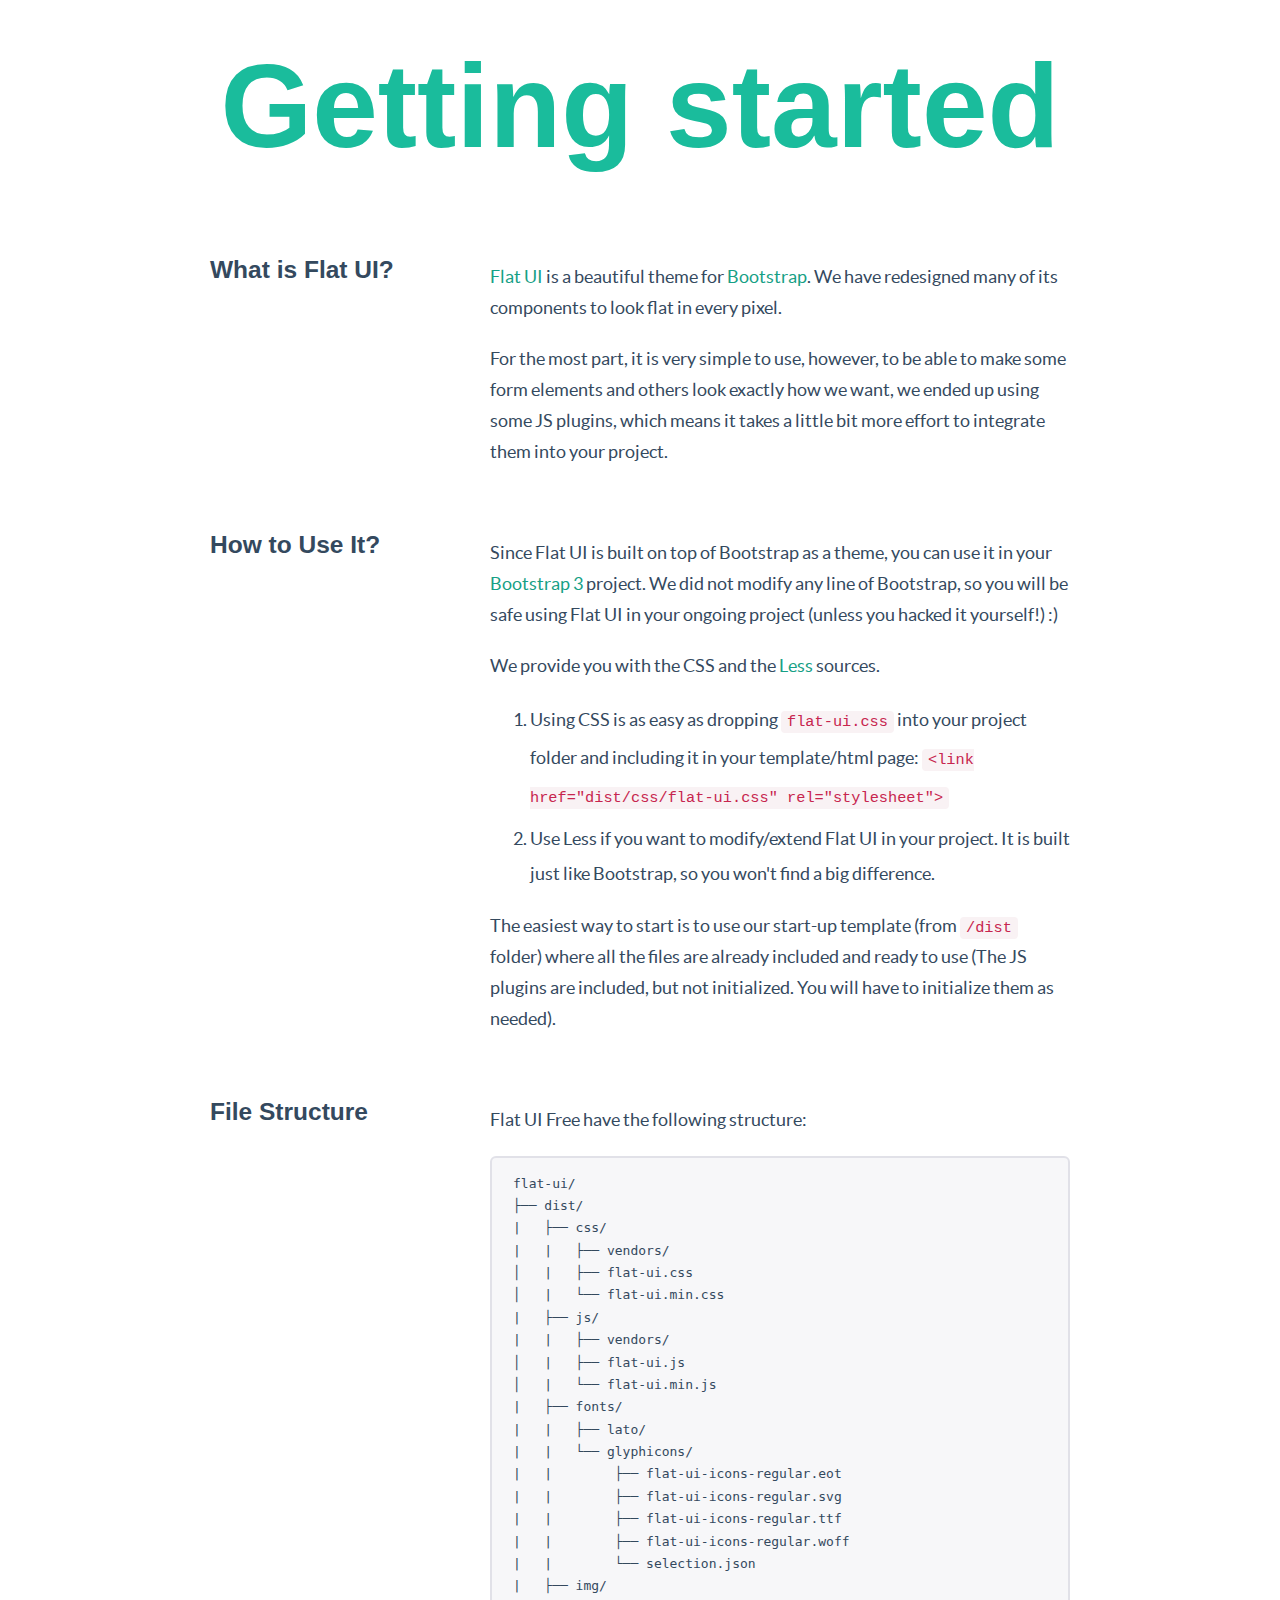
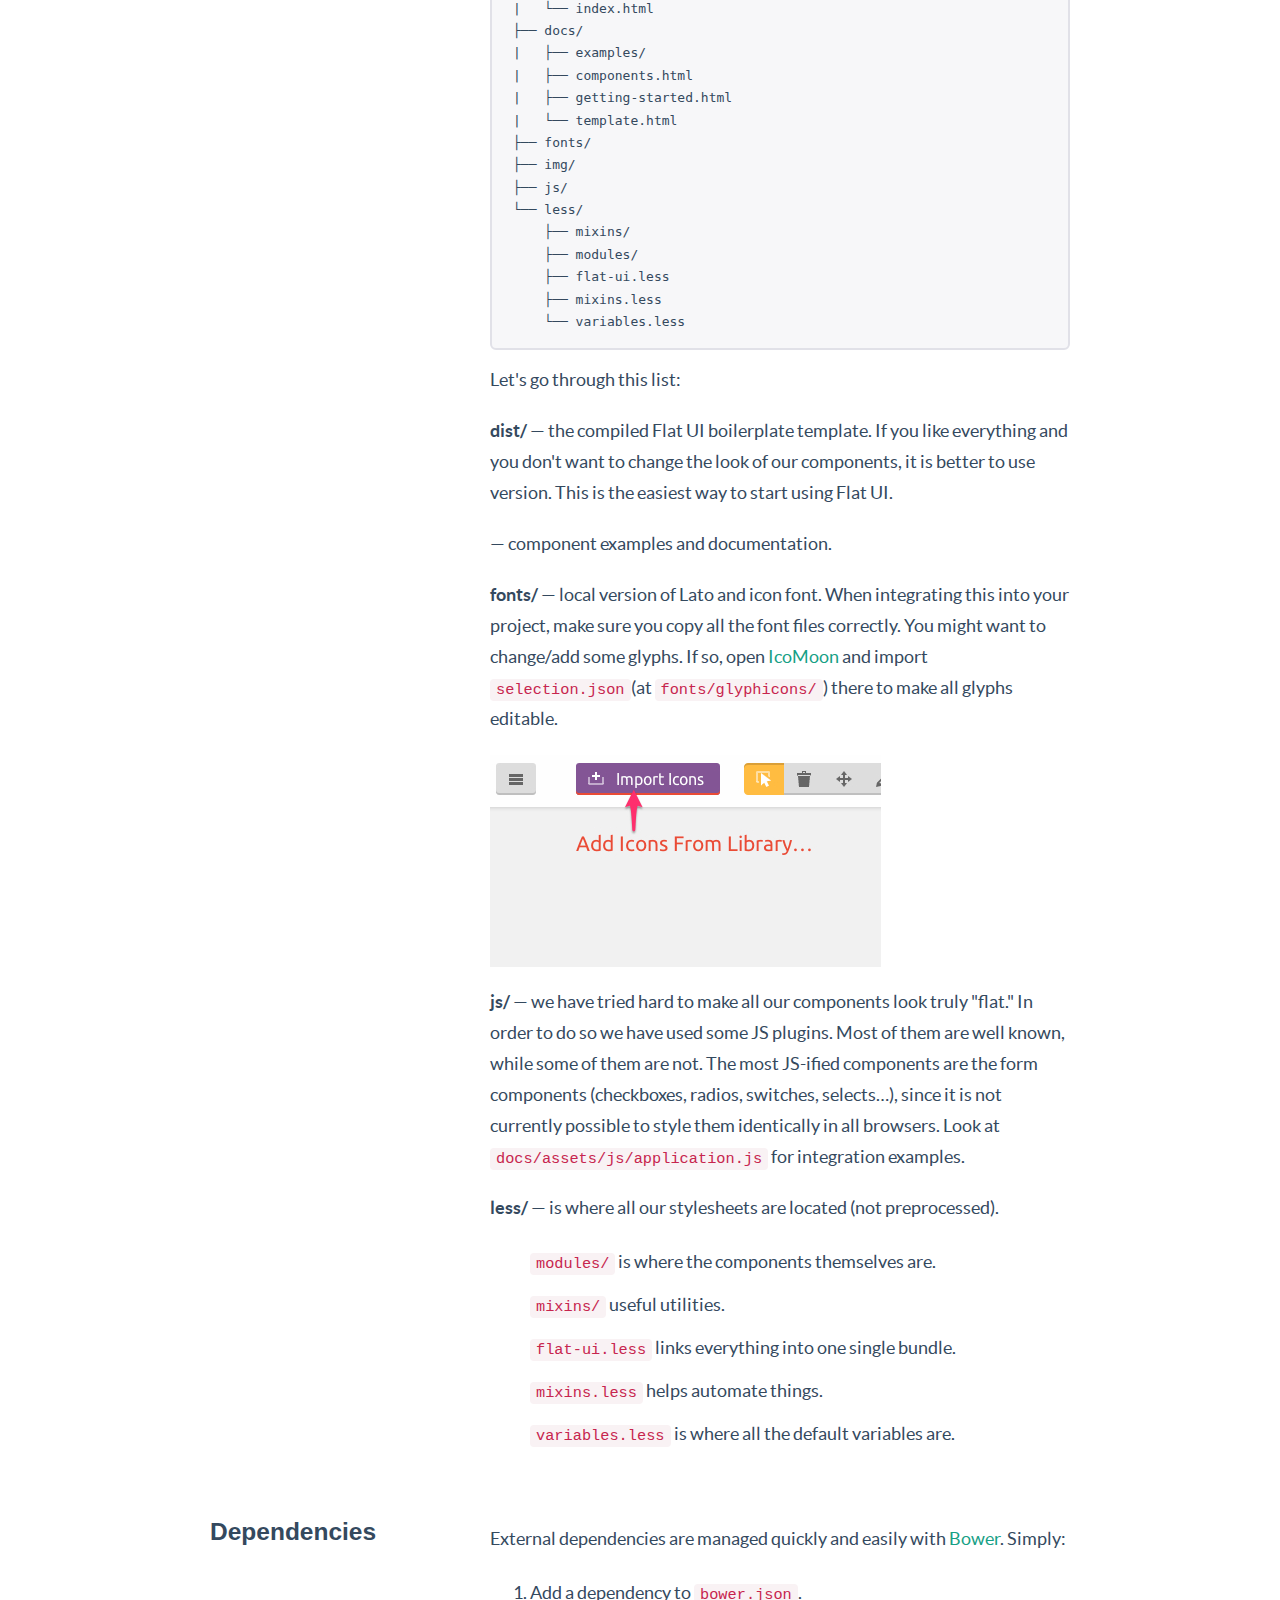
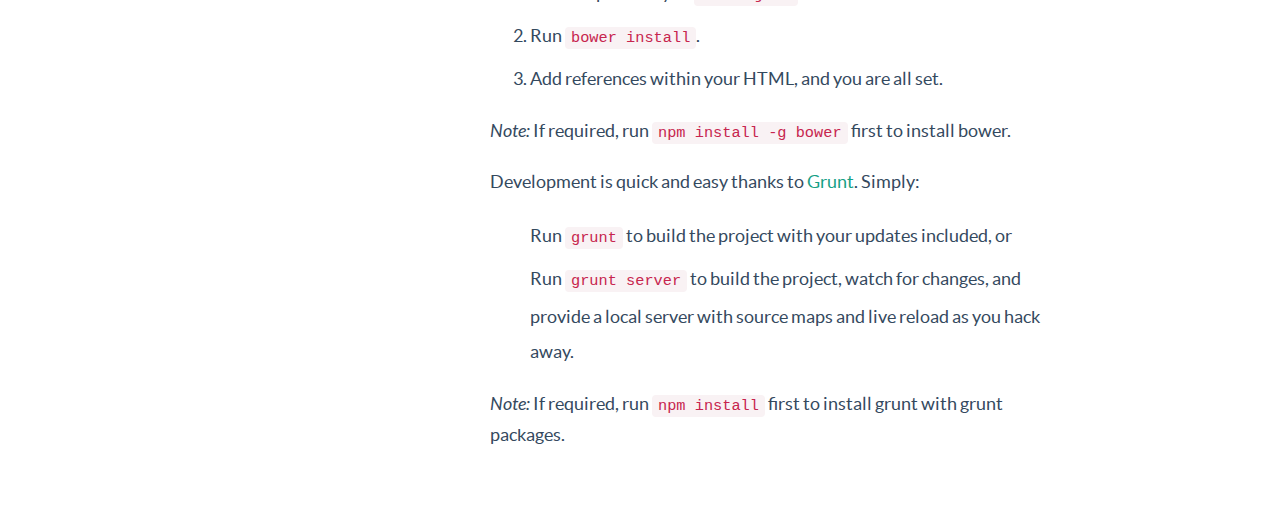
<file: app/static/Flat/docs/getting-started.html>
<!DOCTYPE html>
<html lang="en">
  <head>
    <meta charset="utf-8">
    <title>Getting started &middot; Flat UI Free</title>
    <meta name="viewport" content="width=device-width, initial-scale=1.0">

    <!-- Loading Bootstrap -->
    <link href="../dist/css/vendor/bootstrap.min.css" rel="stylesheet">

    <!-- Loading Flat UI -->
    <link href="../dist/css/flat-ui.css" rel="stylesheet">
    <link href="assets/css/docs.css" rel="stylesheet">

    <link rel="shortcut icon" href="../img/favicon.ico">

    <!-- HTML5 shim, for IE6-8 support of HTML5 elements. All other JS at the end of file. -->
    <!--[if lt IE 9]>
      <script src="../dist/js/vendor/html5shiv.js"></script>
      <script src="../dist/js/vendor/respond.min.js"></script>
    <![endif]-->
  </head>
  <body>
    <h1 class="demo-headline">Getting started</h1>
    <div class="container">
      <div class="demo-row">
        <div class="demo-title">
          <h3>What is Flat UI?</h3>
        </div>

        <div class="demo-content demo-content-article">
          <p>
            <a href="http://designmodo.com/flat" target="_blank">Flat UI</a>
            is a beautiful theme for <a href="http://getbootstrap.com" target="_blank">Bootstrap</a>.
            We have redesigned many of its components to look flat in every pixel.
          </p>
          <p>
            For the most part, it is very simple to use, however, to be able to make some form elements and others look exactly how we want, we ended up using some JS plugins, which means it takes a little bit more effort to integrate them into your project.
          </p>
        </div>
      </div><!-- /.demo-row -->

      <div class="demo-row">
        <div class="demo-title">
          <h3>How to Use It?</h3>
        </div>

        <div class="demo-content demo-content-article">
          <p>
            Since Flat UI is built on top of Bootstrap as a theme, you can use it in your <a href="http://getbootstrap.com/" target="_blank">Bootstrap 3</a> project.
            We did not modify any line of Bootstrap, so you will be safe using Flat UI in your ongoing project
            (unless you hacked it yourself!) :)
          </p>
          <p>
            We provide you with the CSS and the <a href="http://lesscss.org/" target="_blank">Less</a> sources.
          </p>
          <ol>
            <li>
              Using CSS is as easy as dropping <code>flat-ui.css</code> into your project folder and
              including it in your template/html page:
              <code>&lt;link href="dist/css/flat-ui.css" rel="stylesheet"&gt;</code>
            </li>
            <li>
              Use Less if you want to modify/extend Flat UI in your project. It is built just like Bootstrap, so
              you won't find a big difference.
            </li>
          </ol>
          <p>
            The easiest way to start is to use our start-up template (from <code>/dist</code> folder) where all the files are already included
            and ready to use (The JS plugins are included, but not initialized. You will have to initialize them as needed).
          </p>
        </div>
      </div><!-- /.demo-row -->

      <div class="demo-row">
        <div class="demo-title">
          <h3>File Structure</h3>
        </div>

        <div class="demo-content demo-content-article">
          <p>
            Flat UI Free have the following structure:
          </p>
<pre class="prettyprint">
flat-ui/
├── dist/
|   ├── css/
|   |   ├── vendors/
│   |   ├── flat-ui.css
│   |   └── flat-ui.min.css
|   ├── js/
|   |   ├── vendors/
│   |   ├── flat-ui.js
│   |   └── flat-ui.min.js
|   ├── fonts/
|   |   ├── lato/
|   |   └── glyphicons/
|   |        ├── flat-ui-icons-regular.eot
|   |        ├── flat-ui-icons-regular.svg
|   |        ├── flat-ui-icons-regular.ttf
|   |        ├── flat-ui-icons-regular.woff
|   |        └── selection.json
|   ├── img/
|   └── index.html
├── docs/
|   ├── examples/
|   ├── components.html
|   ├── getting-started.html
|   └── template.html
├── fonts/
├── img/
├── js/
└── less/
    ├── mixins/
    ├── modules/
    ├── flat-ui.less
    ├── mixins.less
    └── variables.less
</pre>
          <p>
            Let's go through this list:
          </p>

          <p>
            <strong>dist/</strong> &mdash; the compiled Flat UI boilerplate template. If you like everything and you don't want
            to change the look of our components, it is better to use version. This is the easiest
            way to start using Flat UI.
          </p>

          <p>
            <strong></strong> &mdash; component examples and documentation.
          </p>

          <p>
            <strong>fonts/</strong> &mdash; local version of Lato and icon font. When integrating this into your project, make sure you
            copy all the font files correctly. You might want to change/add some glyphs. If so, open
            <a href="http://icomoon.io/app">IcoMoon</a> and import <code>selection.json</code>(at <code>fonts/glyphicons/</code>)
            there to make all glyphs editable.
          </p>

          <p>
            <img src="assets/img/getting-started/icomoon_import.jpg" alt="" />
          </p>

          <p>
            <strong>js/</strong> &mdash; we have tried hard to make all our components look truly "flat." In order to do
            so we have used some JS plugins. Most of them are well known, while some of them are not. The most JS-ified
            components are the form components (checkboxes, radios, switches, selects…), since it is not currently possible
            to style them identically in all browsers. Look at <code>docs/assets/js/application.js</code> for integration
            examples.
          </p>

          <p>
            <strong>less/</strong> &mdash; is where all our stylesheets are located (not preprocessed).
          </p>

          <ul>
            <li>
              <code>modules/</code> is where the components themselves are.
            </li>
            <li>
              <code>mixins/</code> useful utilities.
            </li>
            <li>
              <code>flat-ui.less</code> links everything into one single bundle.
            </li>
            <li>
              <code>mixins.less</code> helps automate things.
            </li>
            <li>
              <code>variables.less</code> is where all the default variables are.
            </li>
          </ul>

        </div>
      </div><!-- /.demo-row -->

      <div class="demo-row">
        <div class="demo-title">
          <h3>Dependencies</h3>
        </div>

        <div class="demo-content demo-content-article">
          <p>
            External dependencies are managed quickly and easily with <a href="http://bower.io">Bower</a>. Simply:
          </p>
          <ol>
            <li>
              Add a dependency to <code>bower.json</code>.
            </li>
            <li>
              Run <code>bower install</code>.
            </li>
            <li>
              Add references within your HTML, and you are all set.
            </li>
          </ol>
          <p>
            <em>Note:</em> If required, run <code>npm install -g bower</code> first to install bower.
          </p>
          <p>
            Development is quick and easy thanks to <a href="http://gruntjs.com/">Grunt</a>. Simply:
          </p>
          <ul>
            <li>
              Run <code>grunt</code> to build the project with your updates included, or
            </li>
            <li>
              Run <code>grunt server</code> to build the project, watch for changes, and provide a local server with source maps and live reload as you hack away.
            </li>
          </ul>
          <p>
            <em>Note:</em> If required, run <code>npm install</code> first to install grunt with grunt packages.
          </p>
        </div>
      </div><!-- /.demo-row -->

    </div><!-- /.container -->
  </body>
</html>
</file>
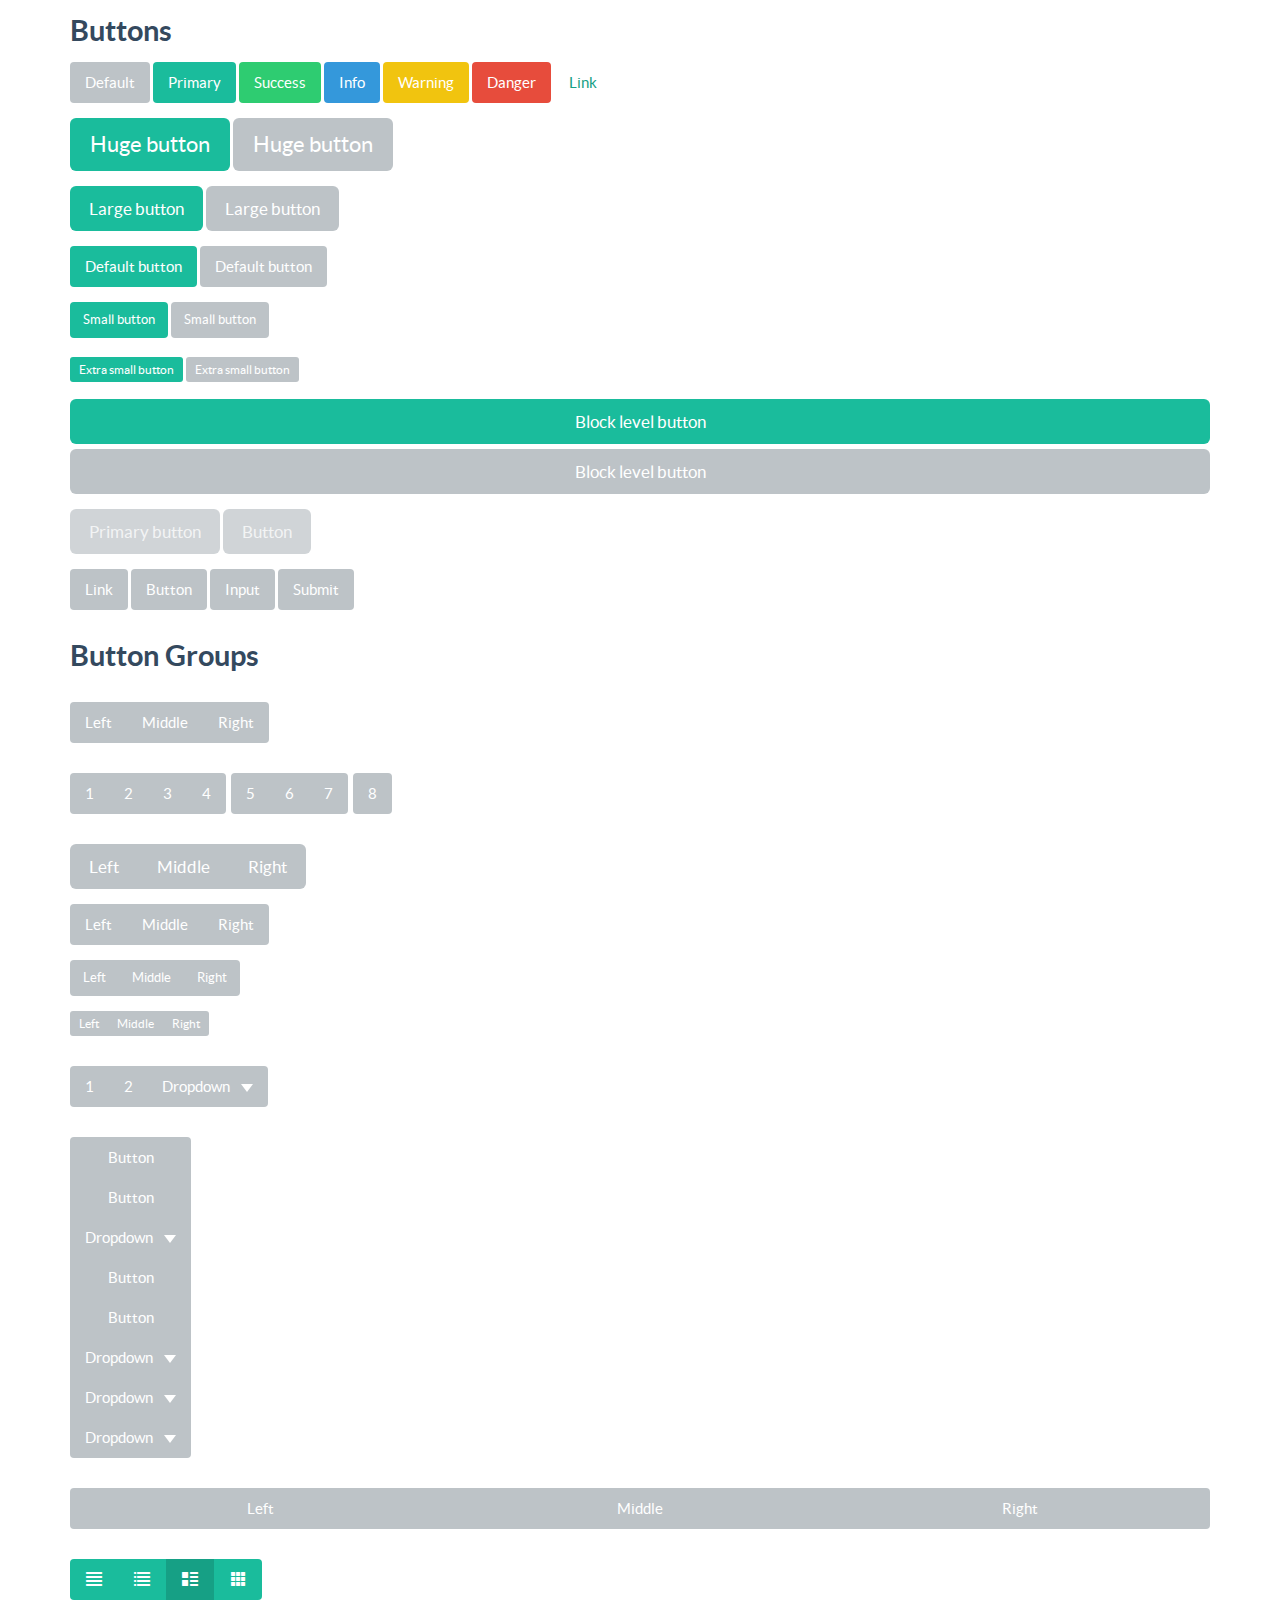
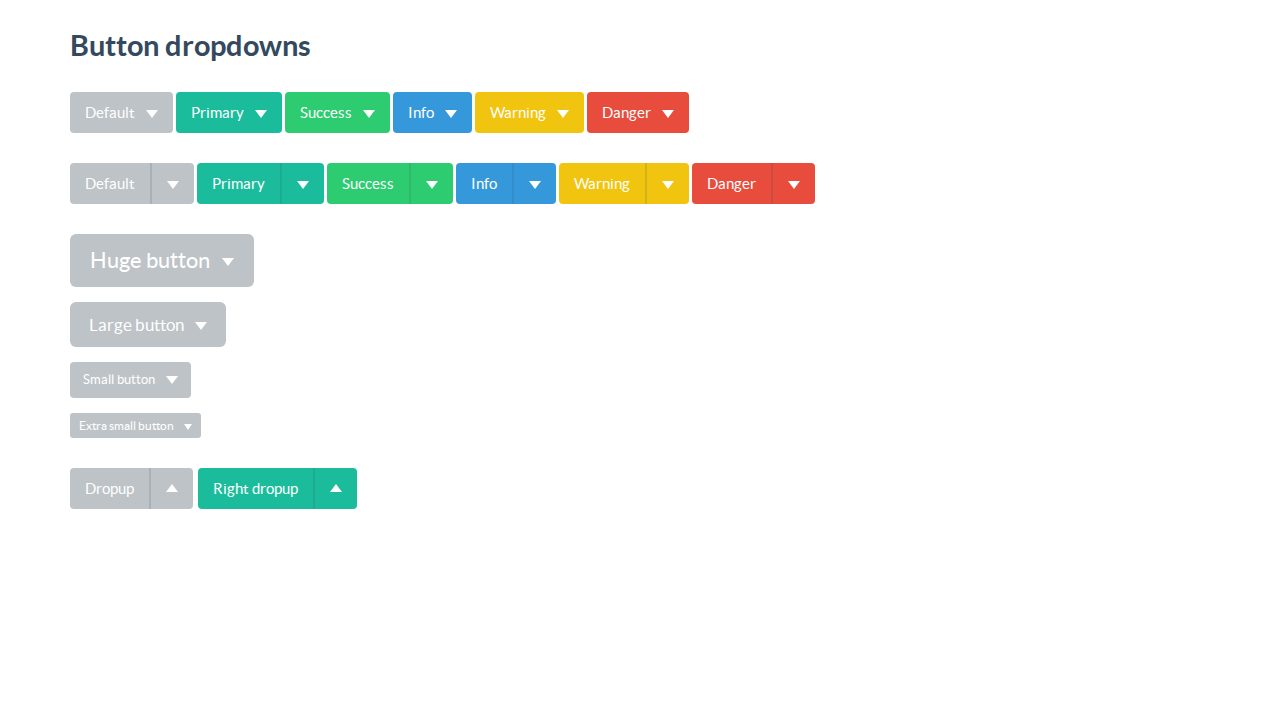
<file: app/static/Flat/docs/examples/buttons.html>
<!DOCTYPE html>
<html lang="en">
  <head>
    <meta charset="utf-8">
    <title>Flat UI Free</title>
    <meta name="viewport" content="width=device-width, initial-scale=1.0">

    <!-- Loading Bootstrap -->
    <link href="../../dist/css/vendor/bootstrap.min.css" rel="stylesheet">

    <!-- Loading Flat UI -->
    <link href="../../dist/css/flat-ui.css" rel="stylesheet">

    <link rel="shortcut icon" href="../../dist/img/favicon.ico">

    <!-- HTML5 shim, for IE6-8 support of HTML5 elements. All other JS at the end of file. -->
    <!--[if lt IE 9]>
      <script src="../../dist/js/vendor/html5shiv.js"></script>
      <script src="../../dist/js/vendor/respond.min.js"></script>
    <![endif]-->
  </head>
  <body>

    <style>
      body {
        padding-bottom: 200px;
      }
    </style>

    <div class="container">
      <h4>Buttons</h4>
      <div class="row">
        <div class="col-md-12">
          <p>
            <!-- Standard gray button with gradient -->
            <button type="button" class="btn btn-default">Default</button>

            <!-- Provides extra visual weight and identifies the primary action in a set of buttons -->
            <button type="button" class="btn btn-primary">Primary</button>

            <!-- Indicates a successful or positive action -->
            <button type="button" class="btn btn-success">Success</button>

            <!-- Contextual button for informational alert messages -->
            <button type="button" class="btn btn-info">Info</button>

            <!-- Indicates caution should be taken with this action -->
            <button type="button" class="btn btn-warning">Warning</button>

            <!-- Indicates a dangerous or potentially negative action -->
            <button type="button" class="btn btn-danger">Danger</button>

            <!-- Deemphasize a button by making it look like a link while maintaining button behavior -->
            <button type="button" class="btn btn-link">Link</button>
          </p>
        </div>
      </div>
      <div class="row">
        <div class="col-md-12">
          <p>
            <button type="button" class="btn btn-primary btn-hg">Huge button</button>
            <button type="button" class="btn btn-default btn-hg">Huge button</button>
          </p>
          <p>
            <button type="button" class="btn btn-primary btn-lg">Large button</button>
            <button type="button" class="btn btn-default btn-lg">Large button</button>
          </p>
          <p>
            <button type="button" class="btn btn-primary">Default button</button>
            <button type="button" class="btn btn-default">Default button</button>
          </p>
          <p>
            <button type="button" class="btn btn-primary btn-sm">Small button</button>
            <button type="button" class="btn btn-default btn-sm">Small button</button>
          </p>
          <p>
            <button type="button" class="btn btn-primary btn-xs">Extra small button</button>
            <button type="button" class="btn btn-default btn-xs">Extra small button</button>
          </p>
        </div>
      </div>
      <div class="row">
        <div class="col-md-12">
          <p>
            <button type="button" class="btn btn-primary btn-lg btn-block">Block level button</button>
            <button type="button" class="btn btn-default btn-lg btn-block">Block level button</button>
          </p>
        </div>
      </div>
      <div class="row">
        <div class="col-md-12">
          <p>
            <button type="button" class="btn btn-lg btn-primary" disabled="disabled">Primary button</button>
            <button type="button" class="btn btn-default btn-lg" disabled="disabled">Button</button>
          </p>
        </div>
      </div>
      <div class="row">
        <div class="col-md-12">
          <p>
            <a class="btn btn-default" href="#">Link</a>
            <button class="btn btn-default" type="submit">Button</button>
            <input class="btn btn-default" type="button" value="Input">
            <input class="btn btn-default" type="submit" value="Submit">
          </p>
        </div>
      </div>
      <h4>Button Groups</h4>
      <div class="row">
        <div class="col-md-12">
          <p>
            <div class="btn-group">
              <button type="button" class="btn btn-default">Left</button>
              <button type="button" class="btn btn-default">Middle</button>
              <button type="button" class="btn btn-default">Right</button>
            </div>
          </p>
        </div>
      </div>
      <div class="row">
        <div class="col-md-12">
          <p>
            <div class="btn-toolbar">
              <div class="btn-group">
                <button class="btn btn-default" type="button">1</button>
                <button class="btn btn-default" type="button">2</button>
                <button class="btn btn-default" type="button">3</button>
                <button class="btn btn-default" type="button">4</button>
              </div>
              <div class="btn-group">
                <button class="btn btn-default" type="button">5</button>
                <button class="btn btn-default" type="button">6</button>
                <button class="btn btn-default" type="button">7</button>
              </div>
              <div class="btn-group">
                <button class="btn btn-default" type="button">8</button>
              </div>
            </div>
          </p>
        </div>
      </div>
      <div class="row">
        <div class="col-md-12">
          <p>
            <div class="btn-toolbar">
              <div class="btn-group btn-group-lg">
                <button class="btn btn-default" type="button">Left</button>
                <button class="btn btn-default" type="button">Middle</button>
                <button class="btn btn-default" type="button">Right</button>
              </div>
            </div>
          </p>
          <p>
            <div class="btn-toolbar">
              <div class="btn-group">
                <button class="btn btn-default" type="button">Left</button>
                <button class="btn btn-default" type="button">Middle</button>
                <button class="btn btn-default" type="button">Right</button>
              </div>
            </div>
          </p>
          <p>
            <div class="btn-toolbar">
              <div class="btn-group btn-group-sm">
                <button class="btn btn-default" type="button">Left</button>
                <button class="btn btn-default" type="button">Middle</button>
                <button class="btn btn-default" type="button">Right</button>
              </div>
            </div>
          </p>
          <p>
            <div class="btn-toolbar">
              <div class="btn-group btn-group-xs">
                <button class="btn btn-default" type="button">Left</button>
                <button class="btn btn-default" type="button">Middle</button>
                <button class="btn btn-default" type="button">Right</button>
              </div>
            </div>
          </p>
        </div>
      </div>
      <div class="row">
        <div class="col-md-12">
          <p>
            <div class="btn-group">
              <button class="btn btn-default" type="button">1</button>
              <button class="btn btn-default" type="button">2</button>

              <div class="btn-group">
                <button data-toggle="dropdown" class="btn btn-default dropdown-toggle" type="button" id="btnGroupDrop1">
                  Dropdown
                  <span class="caret"></span>
                </button>
                <ul aria-labelledby="btnGroupDrop1" role="menu" class="dropdown-menu">
                  <li><a href="#">Dropdown link</a></li>
                  <li><a href="#">Dropdown link</a></li>
                </ul>
              </div>
            </div>
          </p>
        </div>
      </div>
      <div class="row">
        <div class="col-md-12">
          <p>
            <div class="btn-group-vertical">
              <button class="btn btn-default" type="button">Button</button>
              <button class="btn btn-default" type="button">Button</button>
              <div class="btn-group">
                <button data-toggle="dropdown" class="btn btn-default dropdown-toggle" type="button" id="btnGroupVerticalDrop1">
                  Dropdown
                  <span class="caret"></span>
                </button>
                <ul aria-labelledby="btnGroupVerticalDrop1" role="menu" class="dropdown-menu">
                  <li><a href="#">Dropdown link</a></li>
                  <li><a href="#">Dropdown link</a></li>
                </ul>
              </div>
              <button class="btn btn-default" type="button">Button</button>
              <button class="btn btn-default" type="button">Button</button>
              <div class="btn-group">
                <button data-toggle="dropdown" class="btn btn-default dropdown-toggle" type="button" id="btnGroupVerticalDrop2">
                  Dropdown
                  <span class="caret"></span>
                </button>
                <ul aria-labelledby="btnGroupVerticalDrop2" role="menu" class="dropdown-menu">
                  <li><a href="#">Dropdown link</a></li>
                  <li><a href="#">Dropdown link</a></li>
                </ul>
              </div>
              <div class="btn-group">
                <button data-toggle="dropdown" class="btn btn-default dropdown-toggle" type="button" id="btnGroupVerticalDrop3">
                  Dropdown
                  <span class="caret"></span>
                </button>
                <ul aria-labelledby="btnGroupVerticalDrop3" role="menu" class="dropdown-menu">
                  <li><a href="#">Dropdown link</a></li>
                  <li><a href="#">Dropdown link</a></li>
                </ul>
              </div>
              <div class="btn-group">
                <button data-toggle="dropdown" class="btn btn-default dropdown-toggle" type="button" id="btnGroupVerticalDrop4">
                  Dropdown
                  <span class="caret"></span>
                </button>
                <ul aria-labelledby="btnGroupVerticalDrop4" role="menu" class="dropdown-menu">
                  <li><a href="#">Dropdown link</a></li>
                  <li><a href="#">Dropdown link</a></li>
                </ul>
              </div>
            </div>
          </p>
        </div>
      </div>
      <div class="row">
        <div class="col-md-12">
          <p>
            <div class="btn-group btn-group-justified">
              <a class="btn btn-default" href="#">Left</a>
              <a class="btn btn-default" href="#">Middle</a>
              <a class="btn btn-default" href="#">Right</a>
            </div>
          </p>
        </div>
      </div>
      <div class="row">
        <div class="col-md-12">
          <p>
            <div class="btn-toolbar">
              <div class="btn-group">
                <a href="#fakelink" class="btn btn-primary"><i class="fui-list-columned"></i></a>
                <a href="#fakelink" class="btn btn-primary"><i class="fui-list-numbered"></i></a>
                <a href="#fakelink" class="btn btn-primary active"><i class="fui-list-thumbnailed"></i></a>
                <a href="#fakelink" class="btn btn-primary"><i class="fui-list-small-thumbnails"></i></a>
              </div>
            </div>
          </p>
        </div>
      </div>
      <h4>Button dropdowns</h4>
      <div class="row">
        <div class="col-md-12">
          <p>
            <div class="btn-group">
              <button data-toggle="dropdown" class="btn btn-default dropdown-toggle" type="button">Default <span class="caret"></span></button>
              <ul role="menu" class="dropdown-menu">
                <li><a href="#">Action</a></li>
                <li><a href="#">Another action</a></li>
                <li><a href="#">Something else here</a></li>
                <li class="divider"></li>
                <li><a href="#">Separated link</a></li>
              </ul>
            </div><!-- /btn-group -->
            <div class="btn-group">
              <button data-toggle="dropdown" class="btn btn-primary dropdown-toggle" type="button">Primary <span class="caret"></span></button>
              <ul role="menu" class="dropdown-menu">
                <li><a href="#">Action</a></li>
                <li><a href="#">Another action</a></li>
                <li><a href="#">Something else here</a></li>
                <li class="divider"></li>
                <li><a href="#">Separated link</a></li>
              </ul>
            </div><!-- /btn-group -->
            <div class="btn-group">
              <button data-toggle="dropdown" class="btn btn-success dropdown-toggle" type="button">Success <span class="caret"></span></button>
              <ul role="menu" class="dropdown-menu">
                <li><a href="#">Action</a></li>
                <li><a href="#">Another action</a></li>
                <li><a href="#">Something else here</a></li>
                <li class="divider"></li>
                <li><a href="#">Separated link</a></li>
              </ul>
            </div><!-- /btn-group -->
            <div class="btn-group">
              <button data-toggle="dropdown" class="btn btn-info dropdown-toggle" type="button">Info <span class="caret"></span></button>
              <ul role="menu" class="dropdown-menu">
                <li><a href="#">Action</a></li>
                <li><a href="#">Another action</a></li>
                <li><a href="#">Something else here</a></li>
                <li class="divider"></li>
                <li><a href="#">Separated link</a></li>
              </ul>
            </div><!-- /btn-group -->
            <div class="btn-group">
              <button data-toggle="dropdown" class="btn btn-warning dropdown-toggle" type="button">Warning <span class="caret"></span></button>
              <ul role="menu" class="dropdown-menu">
                <li><a href="#">Action</a></li>
                <li><a href="#">Another action</a></li>
                <li><a href="#">Something else here</a></li>
                <li class="divider"></li>
                <li><a href="#">Separated link</a></li>
              </ul>
            </div><!-- /btn-group -->
            <div class="btn-group">
              <button data-toggle="dropdown" class="btn btn-danger dropdown-toggle" type="button">Danger <span class="caret"></span></button>
              <ul role="menu" class="dropdown-menu">
                <li><a href="#">Action</a></li>
                <li><a href="#">Another action</a></li>
                <li><a href="#">Something else here</a></li>
                <li class="divider"></li>
                <li><a href="#">Separated link</a></li>
              </ul>
            </div><!-- /btn-group -->
          </p>
        </div>
      </div>
      <div class="row">
        <div class="col-md-12">
          <p>
            <div class="btn-group">
              <button class="btn btn-default" type="button">Default</button>
              <button data-toggle="dropdown" class="btn btn-default dropdown-toggle" type="button"><span class="caret"></span></button>
              <ul role="menu" class="dropdown-menu">
                <li><a href="#">Action</a></li>
                <li><a href="#">Another action</a></li>
                <li><a href="#">Something else here</a></li>
                <li class="divider"></li>
                <li><a href="#">Separated link</a></li>
              </ul>
            </div><!-- /btn-group -->
            <div class="btn-group">
              <button class="btn btn-primary" type="button">Primary</button>
              <button data-toggle="dropdown" class="btn btn-primary dropdown-toggle" type="button"><span class="caret"></span></button>
              <ul role="menu" class="dropdown-menu">
                <li><a href="#">Action</a></li>
                <li><a href="#">Another action</a></li>
                <li><a href="#">Something else here</a></li>
                <li class="divider"></li>
                <li><a href="#">Separated link</a></li>
              </ul>
            </div><!-- /btn-group -->
            <div class="btn-group">
              <button class="btn btn-success" type="button">Success</button>
              <button data-toggle="dropdown" class="btn btn-success dropdown-toggle" type="button"><span class="caret"></span></button>
              <ul role="menu" class="dropdown-menu">
                <li><a href="#">Action</a></li>
                <li><a href="#">Another action</a></li>
                <li><a href="#">Something else here</a></li>
                <li class="divider"></li>
                <li><a href="#">Separated link</a></li>
              </ul>
            </div><!-- /btn-group -->
            <div class="btn-group">
              <button class="btn btn-info" type="button">Info</button>
              <button data-toggle="dropdown" class="btn btn-info dropdown-toggle" type="button"><span class="caret"></span></button>
              <ul role="menu" class="dropdown-menu">
                <li><a href="#">Action</a></li>
                <li><a href="#">Another action</a></li>
                <li><a href="#">Something else here</a></li>
                <li class="divider"></li>
                <li><a href="#">Separated link</a></li>
              </ul>
            </div><!-- /btn-group -->
            <div class="btn-group">
              <button class="btn btn-warning" type="button">Warning</button>
              <button data-toggle="dropdown" class="btn btn-warning dropdown-toggle" type="button"><span class="caret"></span></button>
              <ul role="menu" class="dropdown-menu">
                <li><a href="#">Action</a></li>
                <li><a href="#">Another action</a></li>
                <li><a href="#">Something else here</a></li>
                <li class="divider"></li>
                <li><a href="#">Separated link</a></li>
              </ul>
            </div><!-- /btn-group -->
            <div class="btn-group">
              <button class="btn btn-danger" type="button">Danger</button>
              <button data-toggle="dropdown" class="btn btn-danger dropdown-toggle" type="button"><span class="caret"></span></button>
              <ul role="menu" class="dropdown-menu">
                <li><a href="#">Action</a></li>
                <li><a href="#">Another action</a></li>
                <li><a href="#">Something else here</a></li>
                <li class="divider"></li>
                <li><a href="#">Separated link</a></li>
              </ul>
            </div><!-- /btn-group -->
          </p>
        </div>
      </div>
      <div class="row">
        <div class="col-md-12">
          <p>
            <div class="btn-toolbar">
              <div class="btn-group">
                <button data-toggle="dropdown" type="button" class="btn btn-default btn-hg dropdown-toggle">
                  Huge button <span class="caret"></span>
                </button>
                <ul role="menu" class="dropdown-menu">
                  <li><a href="#">Action</a></li>
                  <li><a href="#">Another action</a></li>
                  <li><a href="#">Something else here</a></li>
                  <li class="divider"></li>
                  <li><a href="#">Separated link</a></li>
                </ul>
              </div><!-- /btn-group -->
            </div><!-- /btn-toolbar -->
          </p>
          <p>
            <div class="btn-toolbar">
              <div class="btn-group">
                <button data-toggle="dropdown" type="button" class="btn btn-default btn-lg dropdown-toggle">
                  Large button <span class="caret"></span>
                </button>
                <ul role="menu" class="dropdown-menu">
                  <li><a href="#">Action</a></li>
                  <li><a href="#">Another action</a></li>
                  <li><a href="#">Something else here</a></li>
                  <li class="divider"></li>
                  <li><a href="#">Separated link</a></li>
                </ul>
              </div><!-- /btn-group -->
            </div><!-- /btn-toolbar -->
          </p>
          <p>
            <div class="btn-toolbar">
              <div class="btn-group">
                <button data-toggle="dropdown" type="button" class="btn btn-default btn-sm dropdown-toggle">
                  Small button <span class="caret"></span>
                </button>
                <ul role="menu" class="dropdown-menu">
                  <li><a href="#">Action</a></li>
                  <li><a href="#">Another action</a></li>
                  <li><a href="#">Something else here</a></li>
                  <li class="divider"></li>
                  <li><a href="#">Separated link</a></li>
                </ul>
              </div><!-- /btn-group -->
            </div><!-- /btn-toolbar -->
          </p>
          <p>
            <div class="btn-toolbar">
              <div class="btn-group">
                <button data-toggle="dropdown" type="button" class="btn btn-default btn-xs dropdown-toggle">
                  Extra small button <span class="caret"></span>
                </button>
                <ul role="menu" class="dropdown-menu">
                  <li><a href="#">Action</a></li>
                  <li><a href="#">Another action</a></li>
                  <li><a href="#">Something else here</a></li>
                  <li class="divider"></li>
                  <li><a href="#">Separated link</a></li>
                </ul>
              </div><!-- /btn-group -->
            </div><!-- /btn-toolbar -->
          </p>
        </div>
      </div>
      <div class="row">
        <div class="col-md-12">
          <p>
            <div class="btn-toolbar">
              <div class="btn-group dropup">
                <button class="btn btn-default" type="button">Dropup</button>
                <button data-toggle="dropdown" class="btn btn-default dropdown-toggle" type="button"><span class="caret"></span></button>
                <ul role="menu" class="dropdown-menu">
                  <li><a href="#">Action</a></li>
                  <li><a href="#">Another action</a></li>
                  <li><a href="#">Something else here</a></li>
                  <li class="divider"></li>
                  <li><a href="#">Separated link</a></li>
                </ul>
              </div><!-- /btn-group -->
              <div class="btn-group dropup">
                <button class="btn btn-primary" type="button">Right dropup</button>
                <button data-toggle="dropdown" class="btn btn-primary dropdown-toggle" type="button"><span class="caret"></span></button>
                <ul role="menu" class="dropdown-menu pull-right">
                  <li><a href="#">Action</a></li>
                  <li><a href="#">Another action</a></li>
                  <li><a href="#">Something else here</a></li>
                  <li class="divider"></li>
                  <li><a href="#">Separated link</a></li>
                </ul>
              </div><!-- /btn-group -->
            </div>
          </p>
        </div>
      </div>
    </div>
    <!-- /.container -->

  </body>
</html>
</file>
<file: app/static/Flat/docs/assets/css/demo.css>
/*!
 * Flat UI Free v2.2.2 (http://designmodo.github.io/Flat-UI/)
 * Copyright 2013-2014 Designmodo, Inc.
 */

/* Prettyfy Theme */
.prettyprint {
  padding: 15px 21px;
  font-family: Menlo, 'Bitstream Vera Sans Mono', 'DejaVu Sans Mono', Monaco, Consolas, monospace;
  background-color: #f7f7f9;
  border: 2px solid #e1e1e8;
  }
.pln {
  color: #333;
  }
@media screen {
  .str {
    color: #d14;
    }
  .kwd {
    color: #333;
    }
  .com {
    color: #998;
    }
  .typ {
    color: #458;
    }
  .lit {
    color: #458;
    }
  .pun {
    color: #333;
    }
  .opn {
    color: #333;
    }
  .clo {
    color: #333;
    }
  .tag {
    color: navy;
    }
  .atn {
    color: teal;
    }
  .atv {
    color: #d14;
    }
  .dec {
    color: #333;
    }
  .var {
    color: teal;
    }
  .fun {
    color: #900;
    }
  }
@media print, projection {
  .str {
    color: #060;
    }
  .kwd {
    font-weight: bold;
    color: #006;
    }
  .com {
    font-style: italic;
    color: #600;
    }
  .typ {
    font-weight: bold;
    color: #404;
    }
  .lit {
    color: #044;
    }
  .pun,
  .opn,
  .clo {
    color: #440;
    }
  .tag {
    font-weight: bold;
    color: #006;
    }
  .atn {
    color: #404;
    }
  .atv {
    color: #060;
    }
  }
/* Specify class=linenums on a pre to get line numbering */
ol.linenums {
  margin-top: 0;
  margin-bottom: 0;
  }
.container {
  width: 970px !important;
  }
.demo-headline {
  padding: 73px 0 110px;
  text-align: center;
  }
.demo-logo {
  margin: 10px 0;
  font: 900 90px/100px "Helvetica Neue", Helvetica, Arial, sans-serif;
  letter-spacing: -2px;
  }
.demo-logo .logo {
  width: 236px;
  height: 181px;
  margin: 0 auto 26px;
  overflow: hidden;
  text-indent: -9999em;
  background: url(../img/demo/logo-mask.png) center 0 no-repeat;
  background-size: 236px 181px;
  }
.demo-logo small {
  display: block;
  padding-top: 5px;
  font-size: 22px;
  font-weight: 700;
  color: rgba(52, 73, 94, .3);
  letter-spacing: 0;
  }
.demo-row {
  margin-bottom: 20px;
  }
.demo-row .demo-heading-note,
.demo-row .demo-text-note {
  position: absolute;
  bottom: 10px;
  left: 0;
  display: block;
  width: 260px;
  font-size: 13px;
  font-weight: 400;
  line-height: 13px;
  color: #c0c1c2;
  }
.demo-row .demo-text-note {
  top: 10px;
  bottom: auto;
  }
.demo-row.typography-row .demo-content {
  float: none;
  width: auto;
  clear: both;
  }
.demo-row.typography-row .demo-type-example {
  position: relative;
  padding-left: 25%;
  margin-bottom: 40px;
  }
.demo-section-title {
  margin: 10px 0;
  font: 900 32px/40px "Helvetica Neue", Helvetica, Arial, sans-serif;
  }
.demo-panel-title {
  padding-top: 20px;
  margin: 2px 0 20px;
  font: bold 23px/40px "Helvetica Neue", Helvetica, Arial, sans-serif;
  }
.demo-panel-title small {
  font-size: inherit;
  font-weight: 400;
  color: #798795;
  }
.demo-navigation {
  margin-top: -10px;
  margin-bottom: -4px;
  }
.demo-pager {
  margin-top: -20px;
  }
.demo-tooltips {
  height: 126px;
  }
.demo-tooltips .tooltip {
  position: relative !important;
  top: -8px !important;
  left: -8px !important;
  }
.demo-headings {
  margin-bottom: 12px;
  }
.demo-tiles {
  margin-bottom: 46px;
  }
.demo-icons {
  padding-left: 20px;
  margin-left: -20px;
  font-size: 32px;
  }
.demo-icons .demo-content {
  margin: 0 0 0 -35px;
  }
.demo-icons .demo-content > span {
  display: inline-block;
  width: 24px;
  margin: 0 0 32px 35px;
  font-size: 24px;
  }
.demo-icons-tooltip {
  position: absolute;
  bottom: 0;
  left: 100%;
  width: 80px;
  margin-left: 0 !important;
  font-size: 12px;
  color: #c2c8cf;
  }
.demo-illustrations .demo-content {
  padding-top: 20px;
  margin: 0 0 0 -40px;
  }
.demo-illustrations .demo-content:before,
.demo-illustrations .demo-content:after {
  display: table;
  content: " ";
  }
.demo-illustrations .demo-content:after {
  clear: both;
  }
.demo-illustrations .demo-content > div {
  float: left;
  width: 100px;
  height: 100px;
  margin: 0 0 40px 40px;
  line-height: 100px;
  text-align: center;
  }
.demo-illustrations img {
  display: inline-block;
  max-width: 100px;
  max-height: 100px;
  vertical-align: middle;
  }
.demo-samples {
  margin-bottom: 46px;
  }
.demo-download-section {
  float: none;
  padding: 60px 0 90px 20px;
  margin: 0 auto;
  text-align: center;
  }
.demo-download-section [class*='fui-'] {
  margin: 3px 0 -3px;
  }
.demo-download {
  width: 190px;
  height: 190px;
  padding: 40px 28px 30px 32px;
  margin: 0 auto 32px;
  text-align: center;
  background-color: #ebedef;
  border-radius: 50%;
  }
.demo-download img {
  width: 82px;
  height: 104px;
  }
.demo-download-text {
  padding: 20px 0;
  font-size: 15px;
  text-align: center;
  }
.demo-text-box a:hover {
  color: #1abc9c;
  }
.demo-browser {
  padding-top: 42px;
  margin: 0 41px 140px 0;
  color: #fff;
  background: #2c3e50 url(../img/demo/browser.png) 0 0 no-repeat;
  background-size: 659px 42px;
  border-radius: 0 0 6px 6px;
  }
.demo-browser-side {
  float: left;
  width: 151px;
  padding: 22px 20px;
  }
.demo-browser-side > h5 {
  margin-top: 4px;
  margin-bottom: 3px;
  font-size: 16px;
  font-weight: 400;
  text-transform: none;
  }
.demo-browser-side > h6 {
  margin-top: 3px;
  font-size: 11px;
  font-weight: 300;
  line-height: 18px;
  text-transform: none;

  -webkit-font-smoothing: subpixel-antialiased;
  }
.demo-browser-author {
  display: block;
  width: 84px;
  height: 84px;
  margin: 0 auto;
  background: url(../img/demo/browser-author.jpg) center no-repeat;
  border: 3px solid #fff;
  border-radius: 50%;
  }
.demo-browser-action {
  padding: 30px 0 12px;
  }
.demo-browser-action > .btn {
  padding: 7px 0 8px 11px !important;
  text-align: left;
  border-radius: 3px;
  }
.demo-browser-action > .btn > [class^="fui-"] {
  position: relative;
  top: 1px;
  margin-right: 12px;
  }
.demo-browser-content {
  padding: 21px 0 0 20px;
  overflow: hidden;
  background-color: #34495e;
  border-radius: 0 0 6px;
  }
.demo-browser-content > img {
  float: left;
  width: 146px;
  margin: 0 15px 20px 0;
  border: 6px solid #fff;
  }
@media only screen and (-webkit-min-device-pixel-ratio: 2), only screen and (-webkit-min-device-pixel-ratio: 1.5), only screen and (-moz-min-device-pixel-ratio: 2), only screen and (-o-min-device-pixel-ratio: 3/2), only screen and (-o-min-device-pixel-ratio: 2/1), only screen and (min--moz-device-pixel-ratio: 1.5), only screen and (min-device-pixel-ratio: 1.5), only screen and (min-device-pixel-ratio: 2) {
  .logo {
    background-image: url(../img/demo/logo-mask-2x.png);
    }
  .demo-browser {
    background-image: url(../img/demo/browser-2x.png);
    }
  }
.demo-swatches-row [class*="col"] {
  float: left;
  min-height: 1px;
  }
.demo-swatches-row .swatches-col {
  width: 800px;
  margin-left: -5px;
  }
.demo-swatches-row .swatches-desc-col {
  width: 140px;
  margin-left: 20px;
  }
</file>
<file: app/static/Flat/docs/assets/css/docs.css>
/*!
 * Flat UI Free v2.2.2 (http://designmodo.github.io/Flat-UI/)
 * Copyright 2013-2014 Designmodo, Inc.
 */

/* Prettyfy Theme */
.prettyprint {
  padding: 15px 21px;
  font-family: Menlo, 'Bitstream Vera Sans Mono', 'DejaVu Sans Mono', Monaco, Consolas, monospace;
  background-color: #f7f7f9;
  border: 2px solid #e1e1e8;
  }
.pln {
  color: #333;
  }
@media screen {
  .str {
    color: #d14;
    }
  .kwd {
    color: #333;
    }
  .com {
    color: #998;
    }
  .typ {
    color: #458;
    }
  .lit {
    color: #458;
    }
  .pun {
    color: #333;
    }
  .opn {
    color: #333;
    }
  .clo {
    color: #333;
    }
  .tag {
    color: navy;
    }
  .atn {
    color: teal;
    }
  .atv {
    color: #d14;
    }
  .dec {
    color: #333;
    }
  .var {
    color: teal;
    }
  .fun {
    color: #900;
    }
  }
@media print, projection {
  .str {
    color: #060;
    }
  .kwd {
    font-weight: bold;
    color: #006;
    }
  .com {
    font-style: italic;
    color: #600;
    }
  .typ {
    font-weight: bold;
    color: #404;
    }
  .lit {
    color: #044;
    }
  .pun,
  .opn,
  .clo {
    color: #440;
    }
  .tag {
    font-weight: bold;
    color: #006;
    }
  .atn {
    color: #404;
    }
  .atv {
    color: #060;
    }
  }
/* Specify class=linenums on a pre to get line numbering */
ol.linenums {
  margin-top: 0;
  margin-bottom: 0;
  }
.docs-example-popovers {
  position: relative;
  margin: -20px -20px 0;
  }
.docs-example-popovers:before,
.docs-example-popovers:after {
  display: table;
  content: " ";
  }
.docs-example-popovers:after {
  clear: both;
  }
.docs-example-popovers .popover {
  position: relative;
  display: block;
  float: left;
  width: 260px;
  margin: 20px;
  }
.demo-headline {
  padding: 40px 0;
  margin-top: 2px;
  margin-bottom: 50px;
  font: 700 118px/1.1 "Helvetica Neue", Helvetica, Arial, sans-serif !important;
  color: #1abc9c;
  text-align: center;
  word-wrap: break-word;
  }
.demo-row {
  width: 940px;
  padding: 0 20px 50px;
  margin: 0 auto;
  }
.demo-row:before,
.demo-row:after {
  display: table;
  content: " ";
  }
.demo-row:after {
  clear: both;
  }
.demo-row .demo-heading-note,
.demo-row .demo-text-note {
  position: absolute;
  bottom: 10px;
  left: 0;
  display: block;
  width: 260px;
  font-size: 13px;
  font-weight: 400;
  line-height: 13px;
  color: #c0c1c2;
  }
.demo-row .demo-text-note {
  top: 10px;
  bottom: auto;
  }
.demo-row.menu-row {
  padding: 50px 20px 10px;
  }
.demo-row.typography-row .demo-content {
  float: none;
  width: auto;
  padding-top: 0;
  margin-left: 20px;
  clear: both;
  }
.demo-row.typography-row .demo-type-example {
  position: relative;
  padding-left: 265px;
  margin-bottom: 40px;
  }
.demo-col {
  float: left;
  width: 270px;
  margin: 0 20px;
  }
.demo-content {
  float: left;
  width: 580px;
  margin-left: 20px;
  }
.demo-content.demo-content-article p {
  margin-bottom: 20px;
  }
.demo-content.demo-content-article ul {
  margin-left: 0;
  list-style-type: none;
  }
.demo-content.demo-content-article li {
  padding: 0 0 5px;
  line-height: 35px;
  }
.demo-content-wide {
  margin: 0 20px;
  clear: both;
  }
.demo-content-wide:before,
.demo-content-wide:after {
  display: table;
  content: " ";
  }
.demo-content-wide:after {
  clear: both;
  }
.demo-title {
  float: left;
  width: 240px;
  margin: -.5em 20px 0;
  font: 700 24.5px/40px "Helvetica Neue", Helvetica, Arial, sans-serif;
  }
.demo-title h1,
.demo-title h2,
.demo-title h3,
.demo-title h4 {
  margin-top: 0;
  font-family: "Helvetica Neue", Helvetica, Arial, sans-serif;
  }
.demo-title h1,
.demo-title h2,
.demo-title h3 {
  line-height: 40px !important;
  }
.demo-title h3 {
  font-size: 24.5px !important;
  }
.demo-title small {
  font-size: 13px;
  font-weight: 400;
  color: #c0c1c2;
  }
.demo-buttons .btn,
.demo-inputs .control-group {
  margin-bottom: 20px;
  }
.demo-navigation .demo-title {
  margin-top: 10px;
  }
.demo-pager {
  margin-top: -10px;
  }
.demo-tooltips {
  width: 40%;
  padding-left: 10px;
  }
.demo-tooltips .tooltip {
  position: relative !important;
  top: -8px !important;
  left: -8px !important;
  }
.demo-tooltips .tooltip-inner {
  width: auto;
  max-width: 100%;
  }
.demo-popovers .popover {
  position: relative;
  display: block;
  width: auto;
  margin: 0 13px 0 -3px;
  }
.demo-social-buttons .btn {
  float: left;
  margin-bottom: 17px;
  clear: left;
  }
.demo-headings {
  margin-bottom: 12px;
  }
.demo-tiles {
  margin-bottom: 46px;
  }
.demo-icons {
  margin-left: -15px;
  font-size: 32px;
  }
.demo-icons > span {
  display: inline-block;
  width: 32px;
  margin: 0 0 32px 35px;
  }
@media (max-width: 480px) {
  .demo-icons > span {
    margin-right: 16px;
    margin-left: 16px;
    }
  }
.demo-icons-tooltip {
  position: absolute;
  bottom: 0;
  left: 100%;
  width: 80px;
  margin-left: 0 !important;
  font-size: 12px;
  color: #c2c8cf;
  }
.demo-inline {
  display: inline-block;
  }
.demo-labels {
  font-size: 19px;
  }
.demo-labels .visible-lg {
  display: inline !important;
  }
@media (max-width: 767px) {
  .demo-labels .visible-lg {
    display: none !important;
    }
  }
.demo-illustrations {
  margin-top: 40px;
  }
.demo-illustrations .demo-content-wide {
  padding-top: 20px;
  margin: 0 0 0 -66px;
  }
.demo-illustrations .demo-content-wide > div {
  float: left;
  width: 100px;
  height: 100px;
  margin: 0 0 80px 87px;
  line-height: 100px;
  text-align: center;
  vertical-align: middle;
  }
.demo-illustrations img {
  display: inline-block;
  max-width: 100px;
  max-height: 100px;
  vertical-align: middle;
  }
.demo-dialog {
  padding: 13px 20px 15px;
  }
.demo-dialog .flat {
  width: 300px;
  }
@media (max-width: 767px) {
  .demo-dialog .flat {
    width: 100%;
    }
  }
.static-modal-backdrop {
  width: 100%;
  padding: 62px 14px;
  margin-bottom: 50px;
  background-color: #243342;
  }
.static-modal-backdrop .modal {
  position: relative;
  top: auto;
  bottom: auto;
  z-index: 1;
  display: block;
  padding-bottom: 20px;
  overflow: hidden;
  }
.static-modal-backdrop .modal-dialog {
  padding: 0;
  }
.components-static-modal .modal {
  position: relative;
  top: auto;
  bottom: auto;
  left: auto;
  z-index: 1;
  display: block;
  overflow: visible;
  }
.components-static-modal .modal-dialog,
.components-static-modal .modal-content {
  width: auto;
  }
.components-static-modal .modal-dialog {
  padding: 0;
  }
.demo-sidebar {
  position: fixed;
  top: 0;
  left: 0;
  z-index: 10000;
  width: 150px;
  height: 100%;
  padding: 0;
  margin: 0;
  overflow: auto;
  font-size: 14px;
  line-height: 1.214;
  list-style-type: none;
  background-color: #f3f4f5;

  -webkit-font-smoothing: subpixel-antialiased;
  }
.demo-sidebar li:first-child a {
  padding-top: 20px;
  }
.demo-sidebar a {
  display: block;
  padding: 7px 20px;
  }
.demo-col .fileinput .input-group .uneditable-input {
  max-width: 370px;
  }
@media (max-width: 767px) {
  .demo-row {
    width: auto;
    padding-right: 0;
    padding-left: 0;
    margin-bottom: 0;
    margin-left: 0;
    }
  .demo-col,
  .demo-content,
  .demo-content-wide,
  .demo-title {
    float: none;
    width: auto;
    padding: 0 !important;
    margin: 0 0 18px !important;
    }
  .demo-headline {
    padding-right: 15px;
    padding-left: 15px;
    font-size: 65px !important;
    text-align: left;
    }
  .demo-inline {
    display: block;
    }
  .demo-navigation .btn-toolbar {
    margin: 0;
    }
  .demo-navigation .pager {
    display: block;
    margin-bottom: 20px;
    margin-left: 0 !important;
    }
  .typography-row .demo-type-example {
    padding-left: 0 !important;
    }
  .typography-row .demo-heading-note,
  .typography-row .demo-text-note {
    position: static !important;
    margin: 0 0 10px;
    }
  .demo-illustrations .demo-content-wide > div {
    margin-left: 67px;
    }
  }
/* Demo video */
.demo-video {
  margin-top: 40px;
  }
@media (max-width: 480px) {
  .demo-illustrations .demo-content-wide > div {
    margin-left: 23px;
    }
  .demo-navigation .mll.pvl {
    padding: 0;
    margin-bottom: 20px;
    margin-left: 0 !important;
    }
  }
</file>
